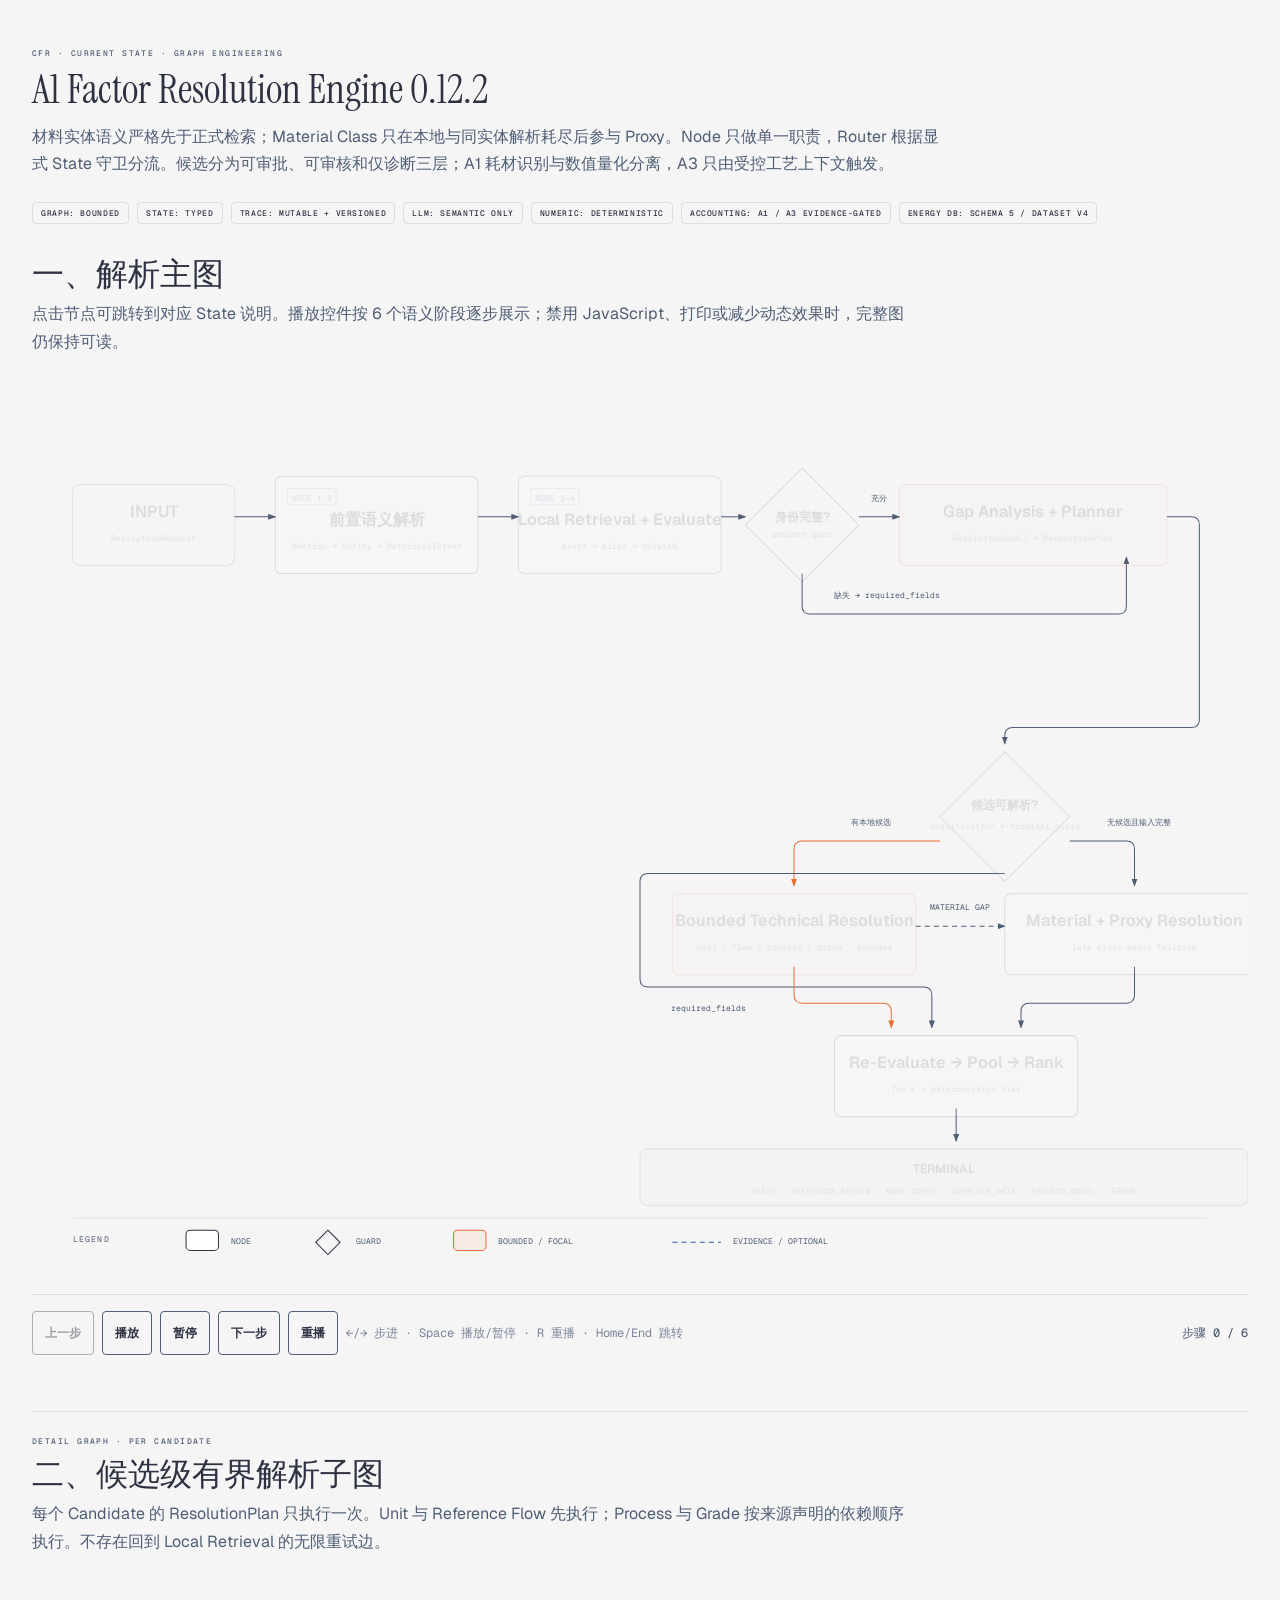
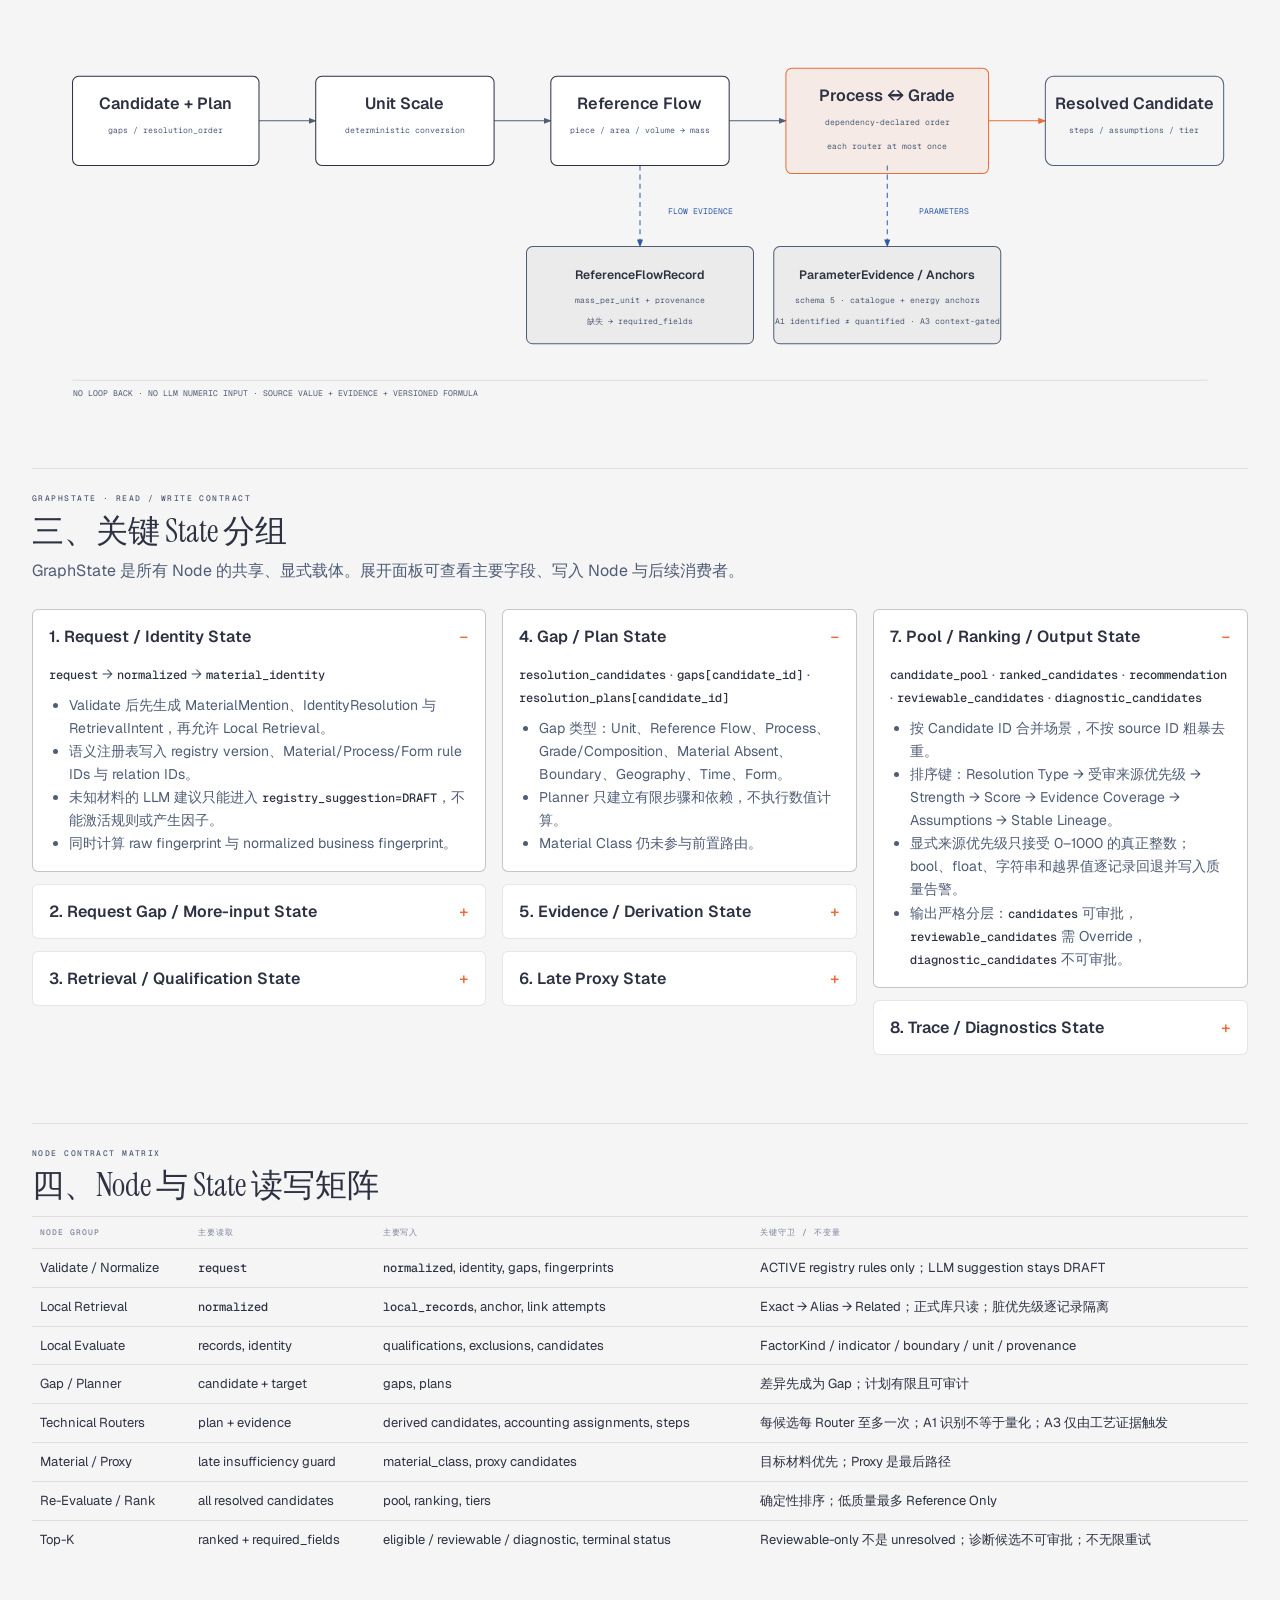
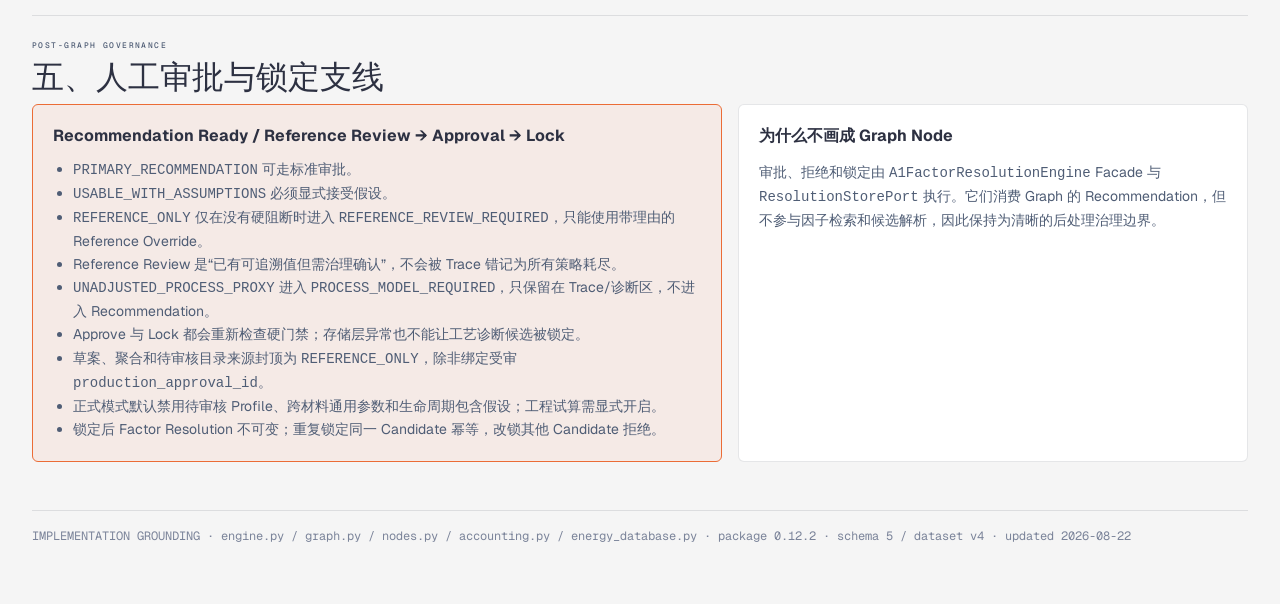
<file: docs/CFR_CURRENT_GRAPH_V0.12.2_ZH.html>
<!DOCTYPE html>
<html lang="zh-CN">
<head>
  <meta charset="UTF-8">
  <meta name="viewport" content="width=device-width, initial-scale=1.0">
  <title>CFR 0.12.2 当前系统 Graph Engineering</title>
  <link href="https://fonts.googleapis.com/css2?family=Instrument+Serif:ital@0;1&family=Geist:wght@400;500;600&family=Geist+Mono:wght@400;500;600&display=swap" rel="stylesheet">
  <style>
    *, *::before, *::after { box-sizing: border-box; }
    :root {
      --color-paper: #f5f5f5;
      --color-paper-2: #ececec;
      --color-ink: #2d3142;
      --color-muted: #4f5d75;
      --color-soft: #7a8399;
      --color-accent: #eb6c36;
      --color-accent-tint: rgba(235,108,54,.08);
      --color-link: #2e5aa8;
      --color-rule: rgba(45,49,66,.12);
      --font-sans: 'Geist', system-ui, sans-serif;
      --font-serif: 'Instrument Serif', 'Noto Serif SC', serif;
      --font-mono: 'Geist Mono', ui-monospace, monospace;
      --motion-fast: 160ms;
      --motion-step: 480ms;
      --motion-hold: 720ms;
      --motion-total: 4320ms;
      --motion-ease: cubic-bezier(.2,.8,.2,1);
    }
    html { scroll-behavior: smooth; }
    body {
      margin: 0;
      min-height: 100vh;
      padding: 48px 32px 64px;
      color: var(--color-ink);
      background: var(--color-paper);
      font-family: var(--font-sans);
    }
    main { width: min(100%, 1280px); margin: 0 auto; }
    .eyebrow {
      margin: 0 0 8px;
      color: var(--color-muted);
      font: 500 8px/1.4 var(--font-mono);
      letter-spacing: .18em;
      text-transform: uppercase;
    }
    h1 { margin: 0 0 12px; font: 400 40px/1.1 var(--font-serif); }
    .lede { max-width: 920px; margin: 0 0 24px; color: var(--color-muted); font-size: 16px; line-height: 1.7; }
    .meta { display: flex; flex-wrap: wrap; gap: 8px; margin: 0 0 32px; }
    .tag {
      padding: 4px 8px;
      border: 1px solid var(--color-rule);
      border-radius: 4px;
      font: 500 8px/1.5 var(--font-mono);
      letter-spacing: .08em;
    }
    .figure { overflow-x: auto; padding-bottom: 8px; }
    svg { display: block; width: 100%; min-width: 960px; }
    svg a { cursor: pointer; }
    svg a:focus-visible .node-shape,
    svg a:hover .node-shape { stroke: var(--color-accent); stroke-width: 2; }
    .section { margin-top: 56px; padding-top: 24px; border-top: 1px solid var(--color-rule); }
    h2 { margin: 0 0 8px; font: 400 32px/1.15 var(--font-serif); }
    .section-intro { max-width: 880px; margin: 0 0 24px; color: var(--color-muted); line-height: 1.7; }
    .motion-ready [data-motion-item] {
      opacity: .12;
      transform: translateY(8px);
      transform-box: fill-box;
      transform-origin: center;
      transition: opacity var(--motion-step) var(--motion-ease), transform var(--motion-step) var(--motion-ease);
    }
    .motion-ready [data-motion-item].is-visible,
    .motion-ready[data-frame="end"] [data-motion-item],
    .motion-ready[data-frame="static"] [data-motion-item] { opacity: 1; transform: none; }
    [data-motion-controls] {
      display: none;
      align-items: center;
      flex-wrap: wrap;
      gap: 8px;
      margin-top: 16px;
      padding-top: 16px;
      border-top: 1px solid var(--color-rule);
    }
    .motion-ready [data-motion-controls] { display: flex; }
    [data-motion-controls][hidden] { display: none !important; }
    [data-motion-controls] button {
      min-width: 44px;
      min-height: 44px;
      padding: 8px 12px;
      border: 1px solid var(--color-muted);
      border-radius: 4px;
      color: var(--color-ink);
      background: var(--color-paper);
      font: 600 12px/1 var(--font-sans);
      cursor: pointer;
    }
    [data-motion-controls] button:hover { border-color: var(--color-accent); }
    [data-motion-controls] button:focus-visible { outline: 3px solid var(--color-accent); outline-offset: 2px; }
    [data-motion-controls] button:disabled { cursor: not-allowed; opacity: .45; }
    [data-motion-status-visible] { margin-left: auto; color: var(--color-muted); font: 500 12px/1.4 var(--font-mono); }
    .keyboard-help { color: var(--color-soft); font: 400 12px/1.4 var(--font-mono); }
    .state-layout { display: grid; grid-template-columns: 1.15fr .9fr .95fr; gap: 16px; align-items: start; }
    details {
      background: #fff;
      border: 1px solid var(--color-rule);
      border-radius: 6px;
      margin-bottom: 12px;
    }
    details[open] { border-color: rgba(45,49,66,.28); }
    summary {
      padding: 16px;
      cursor: pointer;
      font-weight: 600;
      list-style: none;
    }
    summary::-webkit-details-marker { display: none; }
    summary::after { content: '+'; float: right; color: var(--color-accent); font: 500 16px var(--font-mono); }
    details[open] summary::after { content: '−'; }
    .detail-body { padding: 0 16px 16px; color: var(--color-muted); font-size: 14px; line-height: 1.65; }
    .detail-body ul { margin: 8px 0 0; padding-left: 20px; }
    .detail-body code { color: var(--color-ink); font: 500 12px var(--font-mono); }
    .state-table { width: 100%; border-collapse: collapse; margin-top: 12px; font-size: 13px; }
    .state-table th, .state-table td { padding: 10px 8px; text-align: left; vertical-align: top; border-top: 1px solid var(--color-rule); }
    .state-table th { color: var(--color-soft); font: 500 8px var(--font-mono); letter-spacing: .12em; text-transform: uppercase; }
    .state-table code { font: 500 12px var(--font-mono); }
    .governance { display: grid; grid-template-columns: 1.15fr .85fr; gap: 16px; }
    .card { padding: 20px; background: #fff; border: 1px solid var(--color-rule); border-radius: 6px; }
    .card h3 { margin: 0 0 12px; font-size: 16px; }
    .card p, .card li { color: var(--color-muted); font-size: 14px; line-height: 1.65; }
    .card ul { margin: 0; padding-left: 20px; }
    .accent-card { border-color: var(--color-accent); background: var(--color-accent-tint); }
    .sr-only { position: absolute; width: 1px; height: 1px; padding: 0; margin: -1px; overflow: hidden; clip: rect(0,0,0,0); white-space: nowrap; border: 0; }
    noscript p { margin: 12px 0 0; color: var(--color-muted); font: 500 12px/1.4 var(--font-mono); }
    footer { margin-top: 48px; padding-top: 16px; border-top: 1px solid var(--color-rule); color: var(--color-soft); font: 400 12px/1.6 var(--font-mono); }
    html[data-motion="static"] [data-motion-controls], html[data-motion="static"] [data-motion-decorative] { display: none !important; }
    html[data-motion="static"] [data-motion-item] { opacity: 1 !important; transform: none !important; animation: none !important; transition: none !important; }
    html[data-motion="step"] [data-motion-controls], html[data-motion="step"] [data-motion-decorative] { display: none !important; }
    html[data-motion="step"] [data-motion-item] { animation: none !important; transition: none !important; }
    @media (max-width: 880px) {
      body { padding: 32px 16px 48px; }
      h1 { font-size: 32px; }
      .state-layout, .governance { grid-template-columns: 1fr; }
    }
    @media (prefers-reduced-motion: reduce) {
      *, *::before, *::after { animation-duration: .001ms !important; animation-iteration-count: 1 !important; scroll-behavior: auto !important; transition-duration: .001ms !important; }
      [data-motion-item] { opacity: 1 !important; transform: none !important; }
      [data-motion-decorative] { display: none !important; }
      [data-motion-controls] { display: none !important; }
    }
    @media print {
      body { padding: 16px; }
      [data-motion-controls], [data-motion-decorative] { display: none !important; }
      [data-motion-item] { opacity: 1 !important; transform: none !important; animation: none !important; transition: none !important; }
      details { break-inside: avoid; }
      details > .detail-body { display: block !important; }
    }
  </style>
</head>
<body>
  <main data-motion-root data-motion-mode="step" data-step-count="6" data-step-current="6" data-frame="static" data-static-frame="complete">
    <header>
      <p class="eyebrow">CFR · CURRENT STATE · GRAPH ENGINEERING</p>
      <h1>A1 Factor Resolution Engine 0.12.2</h1>
      <p class="lede">材料实体语义严格先于正式检索；Material Class 只在本地与同实体解析耗尽后参与 Proxy。Node 只做单一职责，Router 根据显式 State 守卫分流。候选分为可审批、可审核和仅诊断三层；A1 耗材识别与数值量化分离，A3 只由受控工艺上下文触发。</p>
      <div class="meta">
        <span class="tag">GRAPH: BOUNDED</span>
        <span class="tag">STATE: TYPED</span>
        <span class="tag">TRACE: MUTABLE + VERSIONED</span>
        <span class="tag">LLM: SEMANTIC ONLY</span>
        <span class="tag">NUMERIC: DETERMINISTIC</span>
        <span class="tag">ACCOUNTING: A1 / A3 EVIDENCE-GATED</span>
        <span class="tag">ENERGY DB: SCHEMA 5 / DATASET V4</span>
      </div>
    </header>

    <section aria-labelledby="overview-heading">
      <h2 id="overview-heading">一、解析主图</h2>
      <p class="section-intro">点击节点可跳转到对应 State 说明。播放控件按 6 个语义阶段逐步展示；禁用 JavaScript、打印或减少动态效果时，完整图仍保持可读。</p>
      <div class="figure">
        <svg viewBox="0 0 1200 880" xmlns="http://www.w3.org/2000/svg" role="img" aria-labelledby="ofr-main-title ofr-main-desc">
          <title id="ofr-main-title">CFR 0.12.2 因子解析主图</title>
          <desc id="ofr-main-desc">从输入校验和语义注册表标准化开始，经正式本地检索、资格评估、Gap Analysis、候选级有限解析、必要时的晚期材料 Proxy，最终将候选分入可审批、可审核或诊断通道并进入明确终态。</desc>
          <defs>
            <marker id="ofr-main-arrow" markerWidth="8" markerHeight="6" refX="7" refY="3" orient="auto"><polygon points="0 0,8 3,0 6" fill="#4f5d75"/></marker>
            <marker id="ofr-main-arrow-accent" markerWidth="8" markerHeight="6" refX="7" refY="3" orient="auto"><polygon points="0 0,8 3,0 6" fill="#eb6c36"/></marker>
            <marker id="ofr-main-arrow-link" markerWidth="8" markerHeight="6" refX="7" refY="3" orient="auto"><polygon points="0 0,8 3,0 6" fill="#2e5aa8"/></marker>
          </defs>
          <rect width="1200" height="880" fill="#f5f5f5"/>

          <!-- Persistent connectors: drawn before nodes. -->
          <path d="M200 136 H240" fill="none" stroke="#4f5d75" marker-end="url(#ofr-main-arrow)"/>
          <path d="M440 136 H480" fill="none" stroke="#4f5d75" marker-end="url(#ofr-main-arrow)"/>
          <path d="M680 136 H704" fill="none" stroke="#4f5d75" marker-end="url(#ofr-main-arrow)"/>
          <path d="M816 136 H856" fill="none" stroke="#4f5d75" marker-end="url(#ofr-main-arrow)"/>
          <path d="M760 192 V224 Q760 232 768 232 H1072 Q1080 232 1080 224 V176" fill="none" stroke="#4f5d75" marker-end="url(#ofr-main-arrow)"/>
          <path d="M1120 136 H1144 Q1152 136 1152 144 V336 Q1152 344 1144 344 H968 Q960 344 960 352 V360" fill="none" stroke="#4f5d75" marker-end="url(#ofr-main-arrow)"/>
          <path d="M896 456 H760 Q752 456 752 464 V500" fill="none" stroke="#eb6c36" marker-end="url(#ofr-main-arrow-accent)"/>
          <path d="M1024 456 H1080 Q1088 456 1088 464 V500" fill="none" stroke="#4f5d75" marker-end="url(#ofr-main-arrow)"/>
          <path d="M960 488 H608 Q600 488 600 496 V592 Q600 600 608 600 H880 Q888 600 888 608 V640" fill="none" stroke="#4f5d75" marker-end="url(#ofr-main-arrow)"/>
          <path d="M872 540 H960" fill="none" stroke="#4f5d75" stroke-dasharray="5,4" marker-end="url(#ofr-main-arrow)"/>
          <path d="M752 580 V608 Q752 616 760 616 H840 Q848 616 848 624 V640" fill="none" stroke="#eb6c36" marker-end="url(#ofr-main-arrow-accent)"/>
          <path d="M1088 580 V608 Q1088 616 1080 616 H984 Q976 616 976 624 V640" fill="none" stroke="#4f5d75" marker-end="url(#ofr-main-arrow)"/>
          <path d="M912 720 V752" fill="none" stroke="#4f5d75" marker-end="url(#ofr-main-arrow)"/>

          <!-- Decision labels with opaque masks and visible connector gaps. -->
          <rect x="816" y="108" width="40" height="16" rx="2" fill="#f5f5f5"/>
          <text x="836" y="120" text-anchor="middle" fill="#4f5d75" font-family="Geist Mono,monospace" font-size="8">充分</text>
          <rect x="768" y="204" width="152" height="16" rx="2" fill="#f5f5f5"/>
          <text x="844" y="216" text-anchor="middle" fill="#4f5d75" font-family="Geist Mono,monospace" font-size="8">缺失 → required_fields</text>
          <rect x="780" y="428" width="96" height="16" rx="2" fill="#f5f5f5"/>
          <text x="828" y="440" text-anchor="middle" fill="#4f5d75" font-family="Geist Mono,monospace" font-size="8">有本地候选</text>
          <rect x="1036" y="428" width="112" height="16" rx="2" fill="#f5f5f5"/>
          <text x="1092" y="440" text-anchor="middle" fill="#4f5d75" font-family="Geist Mono,monospace" font-size="8">无候选且输入完整</text>
          <rect x="876" y="516" width="80" height="12" rx="2" fill="#f5f5f5"/>
          <text x="916" y="524" text-anchor="middle" fill="#4f5d75" font-family="Geist Mono,monospace" font-size="8">MATERIAL GAP</text>
          <rect x="608" y="612" width="120" height="16" rx="2" fill="#f5f5f5"/>
          <text x="668" y="624" text-anchor="middle" fill="#4f5d75" font-family="Geist Mono,monospace" font-size="8">required_fields</text>

          <g data-motion-item data-step="1" aria-label="步骤 1：接收结构化请求">
            <a href="#state-request" aria-label="查看 Input State">
              <rect class="node-shape" x="40" y="96" width="160" height="80" rx="8" fill="#f5f5f5" stroke="#4f5d75"/>
              <text x="120" y="128" text-anchor="middle" fill="#2d3142" font-family="Geist,sans-serif" font-size="16" font-weight="600">INPUT</text>
              <text x="120" y="152" text-anchor="middle" fill="#4f5d75" font-family="Geist Mono,monospace" font-size="8">ResolutionRequest</text>
            </a>
          </g>

          <g data-motion-item data-step="2" aria-label="步骤 2：校验并通过版本化语义注册表标准化">
            <a href="#state-normalize" aria-label="查看 Validate 与 Normalize State">
              <rect class="node-shape" x="240" y="88" width="200" height="96" rx="6" fill="#fff" stroke="#2d3142"/>
              <rect x="252" y="100" width="48" height="16" rx="2" fill="transparent" stroke="rgba(45,49,66,.4)"/>
              <text x="276" y="112" text-anchor="middle" fill="#4f5d75" font-family="Geist Mono,monospace" font-size="8">NODE 1–2</text>
              <text x="340" y="136" text-anchor="middle" fill="#2d3142" font-family="Geist,sans-serif" font-size="16" font-weight="600">前置语义解析</text>
              <text x="340" y="160" text-anchor="middle" fill="#4f5d75" font-family="Geist Mono,monospace" font-size="8">Mention → Entity → RetrievalIntent</text>
            </a>
          </g>

          <g data-motion-item data-step="3" aria-label="步骤 3：从正式目录检索并逐层资格评估">
            <a href="#state-local" aria-label="查看 Local Retrieval 与 Evaluate State">
              <rect class="node-shape" x="480" y="88" width="200" height="96" rx="6" fill="#fff" stroke="#2e5aa8"/>
              <rect x="492" y="100" width="48" height="16" rx="2" fill="transparent" stroke="rgba(46,90,168,.5)"/>
              <text x="516" y="112" text-anchor="middle" fill="#2e5aa8" font-family="Geist Mono,monospace" font-size="8">NODE 3–4</text>
              <text x="580" y="136" text-anchor="middle" fill="#2d3142" font-family="Geist,sans-serif" font-size="16" font-weight="600">Local Retrieval + Evaluate</text>
              <text x="580" y="160" text-anchor="middle" fill="#4f5d75" font-family="Geist Mono,monospace" font-size="8">exact → alias → related</text>
            </a>
          </g>

          <g data-motion-item data-step="4" aria-label="步骤 4：检查请求身份完整性">
            <a href="#state-identity" aria-label="查看身份守卫 State">
              <polygon class="node-shape" points="760,80 816,136 760,192 704,136" fill="#f5f5f5" stroke="#2d3142"/>
              <text x="760" y="132" text-anchor="middle" fill="#2d3142" font-family="Geist,sans-serif" font-size="12" font-weight="600">身份完整?</text>
              <text x="760" y="148" text-anchor="middle" fill="#4f5d75" font-family="Geist Mono,monospace" font-size="8">request_gaps</text>
            </a>
            <a href="#state-plan" aria-label="查看 Gap Analysis 与 Planner State">
              <rect class="node-shape" x="856" y="96" width="264" height="80" rx="6" fill="rgba(235,108,54,.08)" stroke="#eb6c36"/>
              <text x="988" y="128" text-anchor="middle" fill="#2d3142" font-family="Geist,sans-serif" font-size="16" font-weight="600">Gap Analysis + Planner</text>
              <text x="988" y="152" text-anchor="middle" fill="#4f5d75" font-family="Geist Mono,monospace" font-size="8">ResolutionGap[] → ResolutionPlan</text>
            </a>
          </g>

          <g data-motion-item data-step="5" aria-label="步骤 5：执行候选级有限解析，必要时进入晚期材料 Proxy">
            <a href="#state-resolution" aria-label="查看候选守卫">
              <polygon class="node-shape" points="960,360 1024,424 960,488 896,424" fill="#f5f5f5" stroke="#2d3142"/>
              <text x="960" y="416" text-anchor="middle" fill="#2d3142" font-family="Geist,sans-serif" font-size="12" font-weight="600">候选可解析?</text>
              <text x="960" y="436" text-anchor="middle" fill="#4f5d75" font-family="Geist Mono,monospace" font-size="8">qualification + terminal guard</text>
            </a>
            <a href="#candidate-detail" aria-label="查看候选级有界解析子图">
              <rect class="node-shape" x="632" y="500" width="240" height="80" rx="6" fill="rgba(235,108,54,.08)" stroke="#eb6c36"/>
              <text x="752" y="532" text-anchor="middle" fill="#2d3142" font-family="Geist,sans-serif" font-size="16" font-weight="600">Bounded Technical Resolution</text>
              <text x="752" y="556" text-anchor="middle" fill="#4f5d75" font-family="Geist Mono,monospace" font-size="8">unit / flow / process / grade · bounded</text>
            </a>
            <a href="#state-proxy" aria-label="查看 Material 与 Proxy State">
              <rect class="node-shape" x="960" y="500" width="256" height="80" rx="6" fill="#fff" stroke="#2d3142"/>
              <text x="1088" y="532" text-anchor="middle" fill="#2d3142" font-family="Geist,sans-serif" font-size="16" font-weight="600">Material + Proxy Resolution</text>
              <text x="1088" y="556" text-anchor="middle" fill="#4f5d75" font-family="Geist Mono,monospace" font-size="8">late class-aware fallback</text>
            </a>
          </g>

          <g data-motion-item data-step="6" aria-label="步骤 6：重新评估、汇总、稳定排序并返回 Top-K 或明确后续状态">
            <a href="#state-output" aria-label="查看 Re-Evaluate、Pool、Rank 与 Top-K State">
              <rect class="node-shape" x="792" y="640" width="240" height="80" rx="6" fill="#fff" stroke="#2d3142"/>
              <text x="912" y="672" text-anchor="middle" fill="#2d3142" font-family="Geist,sans-serif" font-size="16" font-weight="600">Re-Evaluate → Pool → Rank</text>
              <text x="912" y="696" text-anchor="middle" fill="#4f5d75" font-family="Geist Mono,monospace" font-size="8">Top-K + deterministic tier</text>
            </a>
            <rect x="600" y="752" width="600" height="56" rx="8" fill="rgba(45,49,66,.05)" stroke="#4f5d75"/>
            <text x="900" y="776" text-anchor="middle" fill="#2d3142" font-family="Geist,sans-serif" font-size="12" font-weight="600">TERMINAL</text>
            <text x="900" y="796" text-anchor="middle" fill="#4f5d75" font-family="Geist Mono,monospace" font-size="8">READY · REFERENCE_REVIEW · MORE_INPUT · SUPPLIER_DATA · PROCESS_MODEL · ERROR</text>
          </g>

          <line x1="40" y1="828" x2="1160" y2="828" stroke="rgba(45,49,66,.12)"/>
          <text x="40" y="852" fill="#4f5d75" font-family="Geist Mono,monospace" font-size="8" letter-spacing="1.2">LEGEND</text>
          <rect x="152" y="840" width="32" height="20" rx="4" fill="#fff" stroke="#2d3142"/>
          <text x="196" y="854" fill="#4f5d75" font-family="Geist Mono,monospace" font-size="8">NODE</text>
          <polygon points="292,840 304,852 292,864 280,852" fill="#f5f5f5" stroke="#2d3142"/>
          <text x="320" y="854" fill="#4f5d75" font-family="Geist Mono,monospace" font-size="8">GUARD</text>
          <rect x="416" y="840" width="32" height="20" rx="4" fill="rgba(235,108,54,.08)" stroke="#eb6c36"/>
          <text x="460" y="854" fill="#4f5d75" font-family="Geist Mono,monospace" font-size="8">BOUNDED / FOCAL</text>
          <line x1="632" y1="852" x2="680" y2="852" stroke="#2e5aa8" stroke-dasharray="5,4"/>
          <text x="692" y="854" fill="#4f5d75" font-family="Geist Mono,monospace" font-size="8">EVIDENCE / OPTIONAL</text>
        </svg>
      </div>
      <div data-motion-controls role="group" aria-label="图形播放控件">
        <button type="button" data-motion-action="prev">上一步</button>
        <button type="button" data-motion-action="play" aria-pressed="false">播放</button>
        <button type="button" data-motion-action="pause" aria-pressed="true">暂停</button>
        <button type="button" data-motion-action="next">下一步</button>
        <button type="button" data-motion-action="replay">重播</button>
        <span class="keyboard-help">←/→ 步进 · Space 播放/暂停 · R 重播 · Home/End 跳转</span>
        <span data-motion-status-visible aria-hidden="true">步骤 <span data-motion-step-label>6</span> / 6</span>
      </div>
      <p class="sr-only" data-motion-status role="status" aria-live="polite" aria-atomic="true"></p>
      <noscript><p>交互播放需要 JavaScript；上方已经显示完整静态图。</p></noscript>
    </section>

    <section class="section" id="candidate-detail" aria-labelledby="candidate-heading">
      <p class="eyebrow">DETAIL GRAPH · PER CANDIDATE</p>
      <h2 id="candidate-heading">二、候选级有界解析子图</h2>
      <p class="section-intro">每个 Candidate 的 ResolutionPlan 只执行一次。Unit 与 Reference Flow 先执行；Process 与 Grade 按来源声明的依赖顺序执行。不存在回到 Local Retrieval 的无限重试边。</p>
      <div class="figure">
        <svg viewBox="0 0 1200 420" xmlns="http://www.w3.org/2000/svg" role="img" aria-labelledby="ofr-candidate-title ofr-candidate-desc">
          <title id="ofr-candidate-title">CFR 候选级有限解析子图</title>
          <desc id="ofr-candidate-desc">候选与解析计划依次进入单位比例、参考流和依赖排序的过程及牌号解析，使用来源证据和确定性公式，最终输出带完整 lineage 的候选。</desc>
          <defs>
            <marker id="ofr-candidate-arrow" markerWidth="8" markerHeight="6" refX="7" refY="3" orient="auto"><polygon points="0 0,8 3,0 6" fill="#4f5d75"/></marker>
            <marker id="ofr-candidate-arrow-accent" markerWidth="8" markerHeight="6" refX="7" refY="3" orient="auto"><polygon points="0 0,8 3,0 6" fill="#eb6c36"/></marker>
            <marker id="ofr-candidate-arrow-link" markerWidth="8" markerHeight="6" refX="7" refY="3" orient="auto"><polygon points="0 0,8 3,0 6" fill="#2e5aa8"/></marker>
          </defs>
          <rect width="1200" height="420" fill="#f5f5f5"/>
          <path d="M224 140 H280" fill="none" stroke="#4f5d75" marker-end="url(#ofr-candidate-arrow)"/>
          <path d="M456 140 H512" fill="none" stroke="#4f5d75" marker-end="url(#ofr-candidate-arrow)"/>
          <path d="M688 140 H744" fill="none" stroke="#4f5d75" marker-end="url(#ofr-candidate-arrow)"/>
          <path d="M944 140 H1000" fill="none" stroke="#eb6c36" marker-end="url(#ofr-candidate-arrow-accent)"/>
          <path d="M600 184 V264" fill="none" stroke="#2e5aa8" stroke-dasharray="5,4" marker-end="url(#ofr-candidate-arrow-link)"/>
          <path d="M844 184 V264" fill="none" stroke="#2e5aa8" stroke-dasharray="5,4" marker-end="url(#ofr-candidate-arrow-link)"/>
          <rect x="616" y="220" width="88" height="16" rx="2" fill="#f5f5f5"/>
          <text x="660" y="232" text-anchor="middle" fill="#2e5aa8" font-family="Geist Mono,monospace" font-size="8">FLOW EVIDENCE</text>
          <rect x="856" y="220" width="88" height="16" rx="2" fill="#f5f5f5"/>
          <text x="900" y="232" text-anchor="middle" fill="#2e5aa8" font-family="Geist Mono,monospace" font-size="8">PARAMETERS</text>

          <g>
            <rect class="node-shape" x="40" y="96" width="184" height="88" rx="6" fill="#fff" stroke="#2d3142"/>
            <text x="132" y="128" text-anchor="middle" fill="#2d3142" font-family="Geist,sans-serif" font-size="16" font-weight="600">Candidate + Plan</text>
            <text x="132" y="152" text-anchor="middle" fill="#4f5d75" font-family="Geist Mono,monospace" font-size="8">gaps / resolution_order</text>
          </g>
          <g>
            <rect class="node-shape" x="280" y="96" width="176" height="88" rx="6" fill="#fff" stroke="#2d3142"/>
            <text x="368" y="128" text-anchor="middle" fill="#2d3142" font-family="Geist,sans-serif" font-size="16" font-weight="600">Unit Scale</text>
            <text x="368" y="152" text-anchor="middle" fill="#4f5d75" font-family="Geist Mono,monospace" font-size="8">deterministic conversion</text>
          </g>
          <g>
            <rect class="node-shape" x="512" y="96" width="176" height="88" rx="6" fill="#fff" stroke="#2d3142"/>
            <text x="600" y="128" text-anchor="middle" fill="#2d3142" font-family="Geist,sans-serif" font-size="16" font-weight="600">Reference Flow</text>
            <text x="600" y="152" text-anchor="middle" fill="#4f5d75" font-family="Geist Mono,monospace" font-size="8">piece / area / volume → mass</text>
          </g>
          <g>
            <rect class="node-shape" x="744" y="88" width="200" height="104" rx="6" fill="rgba(235,108,54,.08)" stroke="#eb6c36"/>
            <text x="844" y="120" text-anchor="middle" fill="#2d3142" font-family="Geist,sans-serif" font-size="16" font-weight="600">Process ↔ Grade</text>
            <text x="844" y="144" text-anchor="middle" fill="#4f5d75" font-family="Geist Mono,monospace" font-size="8">dependency-declared order</text>
            <text x="844" y="168" text-anchor="middle" fill="#4f5d75" font-family="Geist Mono,monospace" font-size="8">each router at most once</text>
          </g>
          <g>
            <rect class="node-shape" x="1000" y="96" width="176" height="88" rx="8" fill="#f5f5f5" stroke="#4f5d75"/>
            <text x="1088" y="128" text-anchor="middle" fill="#2d3142" font-family="Geist,sans-serif" font-size="16" font-weight="600">Resolved Candidate</text>
            <text x="1088" y="152" text-anchor="middle" fill="#4f5d75" font-family="Geist Mono,monospace" font-size="8">steps / assumptions / tier</text>
          </g>
          <g>
            <rect x="488" y="264" width="224" height="96" rx="6" fill="rgba(45,49,66,.05)" stroke="#4f5d75"/>
            <text x="600" y="296" text-anchor="middle" fill="#2d3142" font-family="Geist,sans-serif" font-size="12" font-weight="600">ReferenceFlowRecord</text>
            <text x="600" y="320" text-anchor="middle" fill="#4f5d75" font-family="Geist Mono,monospace" font-size="8">mass_per_unit + provenance</text>
            <text x="600" y="340" text-anchor="middle" fill="#4f5d75" font-family="Geist Mono,monospace" font-size="8">缺失 → required_fields</text>
          </g>
          <g>
            <rect x="732" y="264" width="224" height="96" rx="6" fill="rgba(45,49,66,.05)" stroke="#4f5d75"/>
            <text x="844" y="296" text-anchor="middle" fill="#2d3142" font-family="Geist,sans-serif" font-size="12" font-weight="600">ParameterEvidence / Anchors</text>
            <text x="844" y="320" text-anchor="middle" fill="#4f5d75" font-family="Geist Mono,monospace" font-size="8">schema 5 · catalogue + energy anchors</text>
            <text x="844" y="340" text-anchor="middle" fill="#4f5d75" font-family="Geist Mono,monospace" font-size="8">A1 identified ≠ quantified · A3 context-gated</text>
          </g>
          <line x1="40" y1="396" x2="1160" y2="396" stroke="rgba(45,49,66,.12)"/>
          <text x="40" y="412" fill="#4f5d75" font-family="Geist Mono,monospace" font-size="8">NO LOOP BACK · NO LLM NUMERIC INPUT · SOURCE VALUE + EVIDENCE + VERSIONED FORMULA</text>
        </svg>
      </div>
    </section>

    <section class="section" aria-labelledby="state-heading">
      <p class="eyebrow">GRAPHSTATE · READ / WRITE CONTRACT</p>
      <h2 id="state-heading">三、关键 State 分组</h2>
      <p class="section-intro">GraphState 是所有 Node 的共享、显式载体。展开面板可查看主要字段、写入 Node 与后续消费者。</p>
      <div class="state-layout">
        <div>
          <details id="state-request" open>
            <summary>1. Request / Identity State</summary>
            <div class="detail-body" id="state-normalize">
              <code>request</code> → <code>normalized</code> → <code>material_identity</code>
              <ul>
                <li>Validate 后先生成 MaterialMention、IdentityResolution 与 RetrievalIntent，再允许 Local Retrieval。</li>
                <li>语义注册表写入 registry version、Material/Process/Form rule IDs 与 relation IDs。</li>
                <li>未知材料的 LLM 建议只能进入 <code>registry_suggestion=DRAFT</code>，不能激活规则或产生因子。</li>
                <li>同时计算 raw fingerprint 与 normalized business fingerprint。</li>
              </ul>
            </div>
          </details>
          <details id="state-identity">
            <summary>2. Request Gap / More-input State</summary>
            <div class="detail-body">
              <code>request_gaps</code> · <code>required_fields</code> · <code>provisional_options</code> · <code>request_resolution_plan</code>
              <ul>
                <li>宽泛产品族不能静默选择某个子类型。</li>
                <li>存在必填身份缺口时清空可决策候选，但保留 recall 与 qualification 证据。</li>
                <li>最终由 Top-K 统一返回 <code>MORE_INPUT_NEEDED</code>。</li>
              </ul>
            </div>
          </details>
          <details id="state-local">
            <summary>3. Retrieval / Qualification State</summary>
            <div class="detail-body">
              <code>local_records</code> · <code>link_attempts</code> · <code>recall_observations</code> · <code>qualifications</code> · <code>excluded_candidates</code>
              <ul>
                <li>检索顺序：Exact → registered Alias → identity-aware Related。</li>
                <li>Direct、Proxy、Grade Anchor 共用 Qualification Policy。</li>
                <li>排放限值、错误指标、边界或产品限定不能进入正常 A1 Candidate Pool。</li>
                <li>Trace 同时锚定正式数据库 catalog version 与 SHA-256。</li>
              </ul>
            </div>
          </details>
        </div>
        <div>
          <details id="state-plan" open>
            <summary>4. Gap / Plan State</summary>
            <div class="detail-body">
              <code>resolution_candidates</code> · <code>gaps[candidate_id]</code> · <code>resolution_plans[candidate_id]</code>
              <ul>
                <li>Gap 类型：Unit、Reference Flow、Process、Grade/Composition、Material Absent、Boundary、Geography、Time、Form。</li>
                <li>Planner 只建立有限步骤和依赖，不执行数值计算。</li>
                <li>Material Class 仍未参与前置路由。</li>
              </ul>
            </div>
          </details>
          <details id="state-resolution">
            <summary>5. Evidence / Derivation State</summary>
            <div class="detail-body">
              <code>reference_flow_records</code> · <code>parameter_evidence</code> · <code>accounting_assignments</code> · <code>transformation_steps</code> · <code>derived_candidates</code>
              <ul>
                <li>每个数值变换保留 formula ID、输入、输出、source IDs 和 parameter IDs。</li>
                <li>过程计算验证共同上游非负、能源份额闭合、includes_process 与参数作用域。</li>
                <li>附加过程排放必须参考侧和目标侧同时有记录，数字 0 是证据，记录缺失不是零。</li>
                <li>成品、购入耗材 A1 与现场直接排放 A3 是三个独立 subject；电极可为 <code>IDENTIFIED_NOT_QUANTIFIED</code>，并列出缺失用量和上游因子。</li>
                <li>“氧化铝”等化学实体名不会触发 A3；只有显式 <code>use_context</code> 或受控目标工艺证据可触发现场氧化/燃烧/反应。</li>
                <li>派生因子改变时按规范化数量重算总排放；锁定前再次校验一致性。</li>
                <li>牌号只接受同 series 且资格完整的锚点；禁止按纯度比例缩放整个因子。</li>
              </ul>
            </div>
          </details>
          <details id="state-proxy">
            <summary>6. Late Proxy State</summary>
            <div class="detail-body">
              <code>material_class</code> · <code>proxy_records</code> · <code>proxy_candidates</code>
              <ul>
                <li>守卫：无可解析本地候选，或候选仍有 <code>MATERIAL_ABSENT</code>。</li>
                <li>Material Class 仅指导最后的技术代理，不抢占目标材料本身的检索。</li>
                <li>Proxy 也必须资格评估，并只允许一次候选级有限解析。</li>
              </ul>
            </div>
          </details>
        </div>
        <div>
          <details id="state-output" open>
            <summary>7. Pool / Ranking / Output State</summary>
            <div class="detail-body">
              <code>candidate_pool</code> · <code>ranked_candidates</code> · <code>recommendation</code> · <code>reviewable_candidates</code> · <code>diagnostic_candidates</code>
              <ul>
                <li>按 Candidate ID 合并场景，不按 source ID 粗暴去重。</li>
                <li>排序键：Resolution Type → 受审来源优先级 → Strength → Score → Evidence Coverage → Assumptions → Stable Lineage。</li>
                <li>显式来源优先级只接受 0–1000 的真正整数；bool、float、字符串和越界值逐记录回退并写入质量告警。</li>
                <li>输出严格分层：<code>candidates</code> 可审批，<code>reviewable_candidates</code> 需 Override，<code>diagnostic_candidates</code> 不可审批。</li>
              </ul>
            </div>
          </details>
          <details>
            <summary>8. Trace / Diagnostics State</summary>
            <div class="detail-body">
              <code>events</code> · <code>trace</code> · <code>assumptions</code> · <code>warnings</code> · <code>errors</code>
              <ul>
                <li>每个 Node 通过 <code>state.event()</code> 追加 AuditEvent 和 TraceEntry。</li>
                <li>Trace 可更新，不是不可变快照；锁定的候选结果保持不可变。</li>
                <li>只有可审核候选时进入 <code>REFERENCE_REVIEW_REQUIRED</code>，不会追加虚假的 <code>UNRESOLVED</code> LinkAttempt。</li>
                <li>可解释数据库更新前后的召回、排除和排名变化。</li>
              </ul>
            </div>
          </details>
        </div>
      </div>
    </section>

    <section class="section" aria-labelledby="matrix-heading">
      <p class="eyebrow">NODE CONTRACT MATRIX</p>
      <h2 id="matrix-heading">四、Node 与 State 读写矩阵</h2>
      <table class="state-table">
        <thead><tr><th>NODE GROUP</th><th>主要读取</th><th>主要写入</th><th>关键守卫 / 不变量</th></tr></thead>
        <tbody>
          <tr><td>Validate / Normalize</td><td><code>request</code></td><td><code>normalized</code>, identity, gaps, fingerprints</td><td>ACTIVE registry rules only；LLM suggestion stays DRAFT</td></tr>
          <tr><td>Local Retrieval</td><td><code>normalized</code></td><td><code>local_records</code>, anchor, link attempts</td><td>Exact → Alias → Related；正式库只读；脏优先级逐记录隔离</td></tr>
          <tr><td>Local Evaluate</td><td>records, identity</td><td>qualifications, exclusions, candidates</td><td>FactorKind / indicator / boundary / unit / provenance</td></tr>
          <tr><td>Gap / Planner</td><td>candidate + target</td><td>gaps, plans</td><td>差异先成为 Gap；计划有限且可审计</td></tr>
          <tr><td>Technical Routers</td><td>plan + evidence</td><td>derived candidates, accounting assignments, steps</td><td>每候选每 Router 至多一次；A1 识别不等于量化；A3 仅由工艺证据触发</td></tr>
          <tr><td>Material / Proxy</td><td>late insufficiency guard</td><td>material_class, proxy candidates</td><td>目标材料优先；Proxy 是最后路径</td></tr>
          <tr><td>Re-Evaluate / Rank</td><td>all resolved candidates</td><td>pool, ranking, tiers</td><td>确定性排序；低质量最多 Reference Only</td></tr>
          <tr><td>Top-K</td><td>ranked + required_fields</td><td>eligible / reviewable / diagnostic, terminal status</td><td>Reviewable-only 不是 unresolved；诊断候选不可审批；不无限重试</td></tr>
        </tbody>
      </table>
    </section>

    <section class="section" aria-labelledby="governance-heading">
      <p class="eyebrow">POST-GRAPH GOVERNANCE</p>
      <h2 id="governance-heading">五、人工审批与锁定支线</h2>
      <div class="governance">
        <div class="card accent-card">
          <h3>Recommendation Ready / Reference Review → Approval → Lock</h3>
          <ul>
            <li><code>PRIMARY_RECOMMENDATION</code> 可走标准审批。</li>
            <li><code>USABLE_WITH_ASSUMPTIONS</code> 必须显式接受假设。</li>
            <li><code>REFERENCE_ONLY</code> 仅在没有硬阻断时进入 <code>REFERENCE_REVIEW_REQUIRED</code>，只能使用带理由的 Reference Override。</li>
            <li>Reference Review 是“已有可追溯值但需治理确认”，不会被 Trace 错记为所有策略耗尽。</li>
            <li><code>UNADJUSTED_PROCESS_PROXY</code> 进入 <code>PROCESS_MODEL_REQUIRED</code>，只保留在 Trace/诊断区，不进入 Recommendation。</li>
            <li>Approve 与 Lock 都会重新检查硬门禁；存储层异常也不能让工艺诊断候选被锁定。</li>
            <li>草案、聚合和待审核目录来源封顶为 <code>REFERENCE_ONLY</code>，除非绑定受审 <code>production_approval_id</code>。</li>
            <li>正式模式默认禁用待审核 Profile、跨材料通用参数和生命周期包含假设；工程试算需显式开启。</li>
            <li>锁定后 Factor Resolution 不可变；重复锁定同一 Candidate 幂等，改锁其他 Candidate 拒绝。</li>
          </ul>
        </div>
        <div class="card">
          <h3>为什么不画成 Graph Node</h3>
          <p>审批、拒绝和锁定由 <code>A1FactorResolutionEngine</code> Facade 与 <code>ResolutionStorePort</code> 执行。它们消费 Graph 的 Recommendation，但不参与因子检索和候选解析，因此保持为清晰的后处理治理边界。</p>
        </div>
      </div>
    </section>

    <footer>IMPLEMENTATION GROUNDING · engine.py / graph.py / nodes.py / accounting.py / energy_database.py · package 0.12.2 · schema 5 / dataset v4 · updated 2026-08-22</footer>
  </main>

  <script data-diagram-controls>
    (() => {
      const params = new URLSearchParams(location.search);
      const staticOverride = params.get('motion') === 'static' || document.documentElement.dataset.motion === 'static';
      const requestedStep = params.get('step');
      const reduce = matchMedia('(prefers-reduced-motion: reduce)');
      document.fonts.ready.then(() => { document.documentElement.dataset.fontsReady = 'true'; });

      document.querySelectorAll('[data-motion-root]').forEach((root) => {
        const count = Number(root.dataset.stepCount);
        const hold = parseFloat(getComputedStyle(root).getPropertyValue('--motion-hold')) || 720;
        const parsedStep = requestedStep !== null && /^\d+$/.test(requestedStep) ? Number(requestedStep) : null;
        const exactStep = params.get('motion') === 'step' && Number.isSafeInteger(parsedStep) && parsedStep >= 0 && parsedStep <= count ? parsedStep : null;
        const items = [...root.querySelectorAll('[data-motion-item]')];
        const labels = Array.from({ length: count + 1 }, (_, index) => index === 0
          ? 'Ready'
          : items.filter((item) => !item.hasAttribute('data-motion-decorative') && Number(item.dataset.step) === index)
              .map((item) => item.getAttribute('aria-label')).join('; '));
        const controls = root.querySelector('[data-motion-controls]');
        const status = root.querySelector('[data-motion-status]');
        const visibleStep = root.querySelector('[data-motion-step-label]');
        let step = count;
        let timer = 0;
        let playing = false;
        let stepBeforeReduce = 0;
        let resumeAfterReduce = root.dataset.motionMode === 'reveal';

        const buttons = (action) => controls.querySelector(`[data-motion-action="${action}"]`);
        const clearClock = () => { window.clearTimeout(timer); timer = 0; };
        const announce = () => { status.textContent = `Step ${step} of ${count}: ${labels[step] || 'Complete'}`; };
        const setControlsAvailable = (available) => {
          controls.hidden = !available;
          controls.setAttribute('aria-hidden', String(!available));
          controls.dataset.playbackDisabled = String(!available);
          controls.querySelectorAll('button').forEach((control) => { control.disabled = !available; });
        };

        function render(next, userInitiated = false) {
          step = Math.max(0, Math.min(count, next));
          root.dataset.stepCurrent = String(step);
          root.dataset.frame = step === count ? 'end' : step === 0 ? 'start' : 'step';
          items.forEach((item) => {
            const itemStep = Number(item.dataset.step);
            item.classList.toggle('is-visible', itemStep <= step);
            item.classList.toggle('is-current', itemStep === step);
          });
          if (visibleStep) visibleStep.textContent = String(step);
          const unavailable = controls.dataset.playbackDisabled === 'true';
          buttons('prev').disabled = unavailable || step === 0;
          buttons('next').disabled = unavailable || step === count;
          if (userInitiated) announce();
        }

        function pause(userInitiated = false) {
          clearClock();
          playing = false;
          root.classList.remove('is-playing');
          buttons('play').setAttribute('aria-pressed', 'false');
          buttons('pause').setAttribute('aria-pressed', 'true');
          if (userInitiated) status.textContent = `Paused at step ${step} of ${count}`;
        }

        function finish() {
          pause(false);
          root.dataset.frame = 'end';
          status.textContent = `Complete · step ${count} of ${count}`;
        }

        function tick() {
          if (!playing) return;
          if (step >= count) { finish(); return; }
          render(step + 1, false);
          if (step >= count) { finish(); return; }
          timer = window.setTimeout(tick, hold);
        }

        function play(fromStart = false, userInitiated = false) {
          clearClock();
          if (fromStart || step >= count) render(0, userInitiated);
          playing = true;
          root.classList.add('is-playing');
          buttons('play').setAttribute('aria-pressed', 'true');
          buttons('pause').setAttribute('aria-pressed', 'false');
          timer = window.setTimeout(tick, hold);
        }

        controls.addEventListener('click', (event) => {
          const button = event.target.closest('[data-motion-action]');
          if (!button) return;
          const action = button.dataset.motionAction;
          if (action === 'play') play(false, true);
          if (action === 'pause') pause(true);
          if (action === 'replay') play(true, true);
          if (action === 'prev') { pause(false); render(step - 1, true); }
          if (action === 'next') { pause(false); render(step + 1, true); }
        });

        root.addEventListener('keydown', (event) => {
          if (event.target.matches('input, textarea, select, a[href]')) return;
          const keys = { ArrowLeft: step - 1, ArrowRight: step + 1, Home: 0, End: count };
          if (event.code === 'Space' && !event.target.closest('button')) {
            event.preventDefault();
            playing ? pause(true) : play(false, true);
            return;
          }
          if (!event.ctrlKey && !event.metaKey && !event.altKey && event.key.toLowerCase() === 'r') {
            event.preventDefault();
            play(true, true);
            return;
          }
          if (!(event.key in keys)) return;
          event.preventDefault();
          pause(false);
          render(keys[event.key], true);
        });

        document.addEventListener('visibilitychange', () => {
          if (document.visibilityState === 'hidden' && playing) pause(false);
        });
        reduce.addEventListener('change', (event) => {
          if (event.matches && root.dataset.motionState !== 'reduced') {
            stepBeforeReduce = step;
            resumeAfterReduce = playing;
          }
          pause(false);
          if (event.matches) {
            setControlsAvailable(false);
            render(count, false);
            root.dataset.frame = 'static';
            root.dataset.motionState = 'reduced';
            status.textContent = 'Reduced motion · complete static frame · playback controls unavailable';
          } else if (staticOverride || root.dataset.motionMode === 'none') {
            setControlsAvailable(false);
            render(count, false);
            root.dataset.frame = 'static';
            root.dataset.motionState = 'static';
            status.textContent = 'Static frame · complete diagram · playback controls unavailable';
          } else {
            delete root.dataset.motionState;
            if (exactStep !== null) {
              setControlsAvailable(false);
              render(exactStep, false);
              root.dataset.frame = 'step';
              root.dataset.motionState = 'test';
              status.textContent = `Test frame · step ${step} of ${count} · playback controls unavailable`;
            } else {
              setControlsAvailable(true);
              render(stepBeforeReduce, false);
              status.textContent = `Ready · step ${step} of ${count}`;
              if (resumeAfterReduce && root.dataset.motionMode === 'reveal') {
                play(false, false);
              }
            }
            resumeAfterReduce = false;
          }
        });

        if (staticOverride) {
          document.documentElement.dataset.motion = 'static';
          pause(false);
          setControlsAvailable(false);
          render(count, false);
          root.dataset.frame = 'static';
          root.dataset.motionState = 'static';
          status.textContent = 'Static frame · complete diagram · playback controls unavailable';
        } else if (reduce.matches || root.dataset.motionMode === 'none') {
          pause(false);
          setControlsAvailable(false);
          render(count, false);
          root.dataset.frame = 'static';
          root.dataset.motionState = reduce.matches ? 'reduced' : 'static';
          status.textContent = reduce.matches
            ? 'Reduced motion · complete static frame · playback controls unavailable'
            : 'Static frame · complete diagram · playback controls unavailable';
        } else if (exactStep !== null) {
          document.documentElement.dataset.motion = 'step';
          pause(false);
          setControlsAvailable(false);
          render(exactStep, false);
          root.dataset.frame = 'step';
          root.dataset.motionState = 'test';
          status.textContent = `Test frame · step ${step} of ${count} · playback controls unavailable`;
        } else if (root.dataset.motionMode === 'reveal') {
          setControlsAvailable(true);
          render(0, false);
          play(false, false);
        } else {
          pause(false);
          setControlsAvailable(true);
          render(0, false);
          status.textContent = `Ready · step 0 of ${count}`;
        }
        root.classList.add('motion-ready');
      });
    })();
  </script>
</body>
</html>
</file>
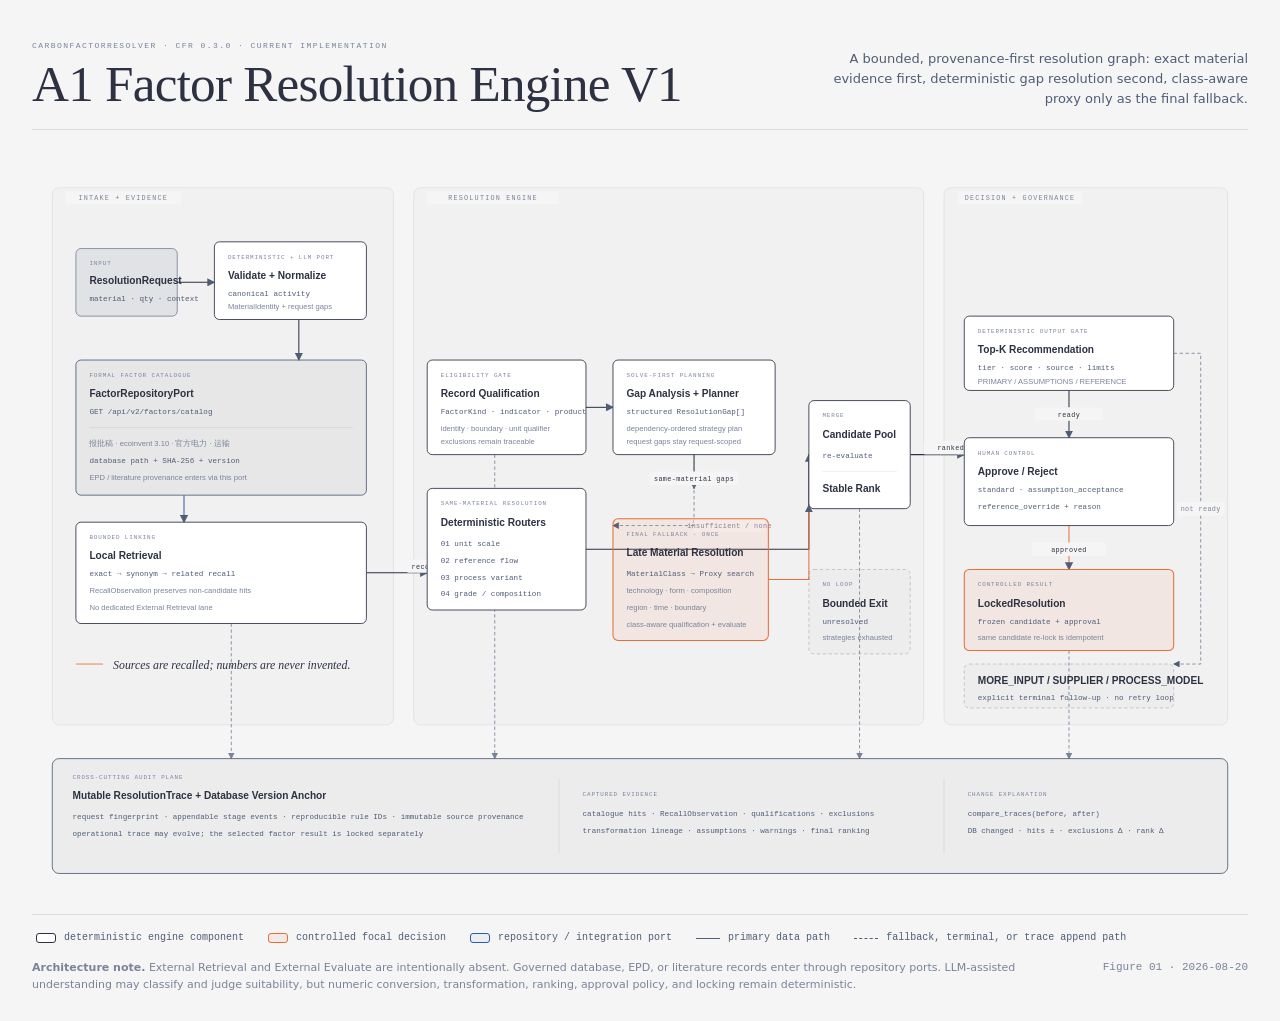
<file: docs/CFR_FACTOR_RESOLUTION_ARCHITECTURE.html>
<!doctype html>
<html lang="zh-CN">
<head>
  <meta charset="utf-8" />
  <meta name="viewport" content="width=device-width, initial-scale=1" />
  <title>A1 Factor Resolution Engine V1 — Architecture</title>
  <style>
    :root {
      --paper: #f5f5f5;
      --paper-2: #ececec;
      --ink: #2d3142;
      --muted: #4f5d75;
      --soft: #7a8399;
      --rule: rgba(45,49,66,.12);
      --rule-solid: #bfc0c0;
      --accent: #eb6c36;
      --accent-tint: rgba(235,108,54,.08);
      --link: #2e5aa8;
    }

    * { box-sizing: border-box; }
    html, body { margin: 0; min-height: 100%; background: var(--paper); color: var(--ink); }
    body { font-family: "Geist", system-ui, sans-serif; }
    main { width: min(100%, 1520px); margin: 0 auto; padding: 40px 32px 28px; }

    .masthead {
      display: grid;
      grid-template-columns: minmax(0, 1fr) auto;
      gap: 32px;
      align-items: end;
      border-bottom: 1px solid var(--rule);
      padding-bottom: 20px;
      margin-bottom: 24px;
    }
    .eyebrow {
      margin: 0 0 8px;
      font: 500 8px/1.4 "Geist Mono", monospace;
      letter-spacing: .18em;
      text-transform: uppercase;
      color: var(--soft);
    }
    h1 {
      margin: 0;
      font: 400 clamp(30px, 4vw, 52px)/.98 "Instrument Serif", serif;
      letter-spacing: -.015em;
    }
    .dek {
      max-width: 440px;
      margin: 0;
      font-size: 13px;
      line-height: 1.55;
      color: var(--muted);
      text-align: right;
    }

    .figure-shell { width: 100%; overflow-x: auto; }
    svg { display: block; width: 100%; min-width: 1120px; height: auto; }

    .zone { fill: rgba(45,49,66,.02); stroke: var(--rule); stroke-width: .8; }
    .zone-mask { fill: var(--paper); }
    .zone-label { fill: var(--soft); font: 500 8px "Geist Mono", monospace; letter-spacing: .18em; }
    .zone-note { fill: var(--soft); font: 400 9px "Geist Mono", monospace; }

    .node rect { fill: #fff; stroke: var(--ink); stroke-width: 1; rx: 6; }
    .node.input rect { fill: rgba(79,93,117,.10); stroke: var(--soft); }
    .node.store rect { fill: rgba(45,49,66,.05); stroke: var(--muted); }
    .node.external rect { fill: rgba(45,49,66,.03); stroke: rgba(45,49,66,.30); }
    .node.optional rect { fill: rgba(45,49,66,.02); stroke: rgba(45,49,66,.25); stroke-dasharray: 4 3; }
    .node.focal rect { fill: var(--accent-tint); stroke: var(--accent); stroke-width: 1.2; }
    .node-name { fill: var(--ink); font: 600 12px "Geist", sans-serif; }
    .node-sub { fill: var(--muted); font: 400 9px "Geist Mono", monospace; }
    .node-note { fill: var(--soft); font: 400 9px "Geist", sans-serif; }
    .node-tag { fill: var(--soft); font: 500 7px "Geist Mono", monospace; letter-spacing: .15em; }
    .node-divider { stroke: var(--rule); stroke-width: .8; }
    .status-text { fill: var(--ink); font: 500 9px "Geist Mono", monospace; }
    .status-muted { fill: var(--soft); font: 400 8px "Geist Mono", monospace; }

    .flow { fill: none; stroke: var(--muted); stroke-width: 1.2; marker-end: url(#ofr-arrow); }
    .flow.primary { stroke: var(--ink); }
    .flow.external { stroke: var(--link); }
    .flow.optional { stroke: var(--soft); stroke-width: 1; stroke-dasharray: 4 3; }
    .flow.accent { stroke: var(--accent); }
    .trace-flow { fill: none; stroke: var(--soft); stroke-width: 1; stroke-dasharray: 4 3; marker-end: url(#ofr-arrow-soft); }
    .arrow-mask { fill: var(--paper); }
    .arrow-label { fill: var(--soft); font: 400 8px "Geist Mono", monospace; letter-spacing: .06em; }
    .arrow-label-strong { fill: var(--ink); font: 500 8px "Geist Mono", monospace; letter-spacing: .06em; }

    .trace-plane { fill: rgba(45,49,66,.045); stroke: var(--muted); stroke-width: 1; rx: 8; }
    .trace-title { fill: var(--ink); font: 600 12px "Geist", sans-serif; }
    .trace-label { fill: var(--soft); font: 500 7px "Geist Mono", monospace; letter-spacing: .15em; }
    .trace-copy { fill: var(--muted); font: 400 9px "Geist Mono", monospace; }
    .trace-rule { stroke: var(--rule); stroke-width: .8; }

    .annotation-line { stroke: var(--accent); stroke-width: 1; }
    .annotation-copy { fill: var(--ink); font: italic 400 14px "Instrument Serif", serif; }

    .legend {
      display: flex;
      flex-wrap: wrap;
      gap: 12px 24px;
      align-items: center;
      padding: 16px 4px 0;
      border-top: 1px solid var(--rule);
      color: var(--muted);
      font: 400 10px/1.4 "Geist Mono", monospace;
    }
    .legend-item { display: inline-flex; align-items: center; gap: 8px; }
    .swatch { width: 20px; height: 10px; border: 1px solid var(--ink); border-radius: 3px; background: #fff; }
    .swatch.focal { border-color: var(--accent); background: var(--accent-tint); }
    .swatch.port { border-color: var(--link); background: rgba(46,90,168,.05); }
    .line-key { width: 24px; height: 0; border-top: 1px solid var(--muted); }
    .line-key.dashed { border-top-style: dashed; }
    .caption {
      display: grid;
      grid-template-columns: 1fr auto;
      gap: 24px;
      margin-top: 14px;
      color: var(--soft);
      font-size: 11px;
      line-height: 1.55;
    }
    .caption p { margin: 0; }
    .caption .version { font-family: "Geist Mono", monospace; white-space: nowrap; }
    @media (max-width: 760px) {
      main { padding: 24px 16px; }
      .masthead { grid-template-columns: 1fr; }
      .dek { text-align: left; }
      .caption { grid-template-columns: 1fr; }
    }
  </style>
</head>
<body>
  <main>
    <header class="masthead">
      <div>
        <p class="eyebrow">CarbonFactorResolver · CFR 0.3.0 · Current implementation</p>
        <h1>A1 Factor Resolution Engine V1</h1>
      </div>
      <p class="dek">A bounded, provenance-first resolution graph: exact material evidence first, deterministic gap resolution second, class-aware proxy only as the final fallback.</p>
    </header>

    <section class="figure-shell" aria-label="A1 factor resolution architecture diagram">
      <svg viewBox="0 0 1440 900" role="img" aria-labelledby="ofr-title ofr-desc">
        <title id="ofr-title">A1 Factor Resolution Engine V1 architecture</title>
        <desc id="ofr-desc">A zoned architecture diagram showing request validation, normalization, formal factor catalogue retrieval, record qualification, deterministic same-material resolution, late class-aware proxy fallback, candidate ranking, Top-K recommendation, human approval, immutable result locking, and a mutable trace plane anchored to the factor database version.</desc>
        <defs>
          <marker id="ofr-arrow" markerWidth="8" markerHeight="8" refX="7" refY="4" orient="auto" markerUnits="strokeWidth">
            <path d="M0,0 L8,4 L0,8 Z" fill="#4f5d75" />
          </marker>
          <marker id="ofr-arrow-soft" markerWidth="8" markerHeight="8" refX="7" refY="4" orient="auto" markerUnits="strokeWidth">
            <path d="M0,0 L8,4 L0,8 Z" fill="#7a8399" />
          </marker>
        </defs>

        <!-- Background zones -->
        <rect class="zone" x="24" y="40" width="404" height="636" rx="8" />
        <rect class="zone-mask" x="40" y="44" width="136" height="16" rx="2" />
        <text class="zone-label" x="108" y="55" text-anchor="middle">INTAKE + EVIDENCE</text>

        <rect class="zone" x="452" y="40" width="604" height="636" rx="8" />
        <rect class="zone-mask" x="468" y="44" width="156" height="16" rx="2" />
        <text class="zone-label" x="546" y="55" text-anchor="middle">RESOLUTION ENGINE</text>

        <rect class="zone" x="1080" y="40" width="336" height="636" rx="8" />
        <rect class="zone-mask" x="1096" y="44" width="148" height="16" rx="2" />
        <text class="zone-label" x="1170" y="55" text-anchor="middle">DECISION + GOVERNANCE</text>

        <!-- Connectors: rendered before nodes -->
        <path class="flow primary" d="M172,152 H216" />
        <path class="flow primary" d="M316,196 V244" />
        <path class="flow external" d="M180,404 V436" />
        <path class="flow primary" d="M396,496 H468" />
        <path class="flow primary" d="M656,300 H688" />
        <path class="flow primary" d="M784,356 V396" />
        <path class="flow primary" d="M656,468 H920 V356" />
        <path class="flow optional" d="M784,356 V440 H688" />
        <path class="flow accent" d="M872,504 H920 V416" />
        <path class="flow primary" d="M1040,356 H1104" />
        <path class="flow primary" d="M1228,280 V336" />
        <path class="flow accent" d="M1228,440 V492" />
        <path class="flow optional" d="M1352,236 H1384 V604 H1352" />

        <!-- Trace append paths -->
        <path class="trace-flow" d="M236,556 V716" />
        <path class="trace-flow" d="M548,356 V716" />
        <path class="trace-flow" d="M980,420 V716" />
        <path class="trace-flow" d="M1228,588 V716" />

        <!-- Arrow labels with paper masks -->
        <g>
          <rect class="arrow-mask" x="444" y="480" width="48" height="16" rx="2" />
          <text class="arrow-label-strong" x="468" y="491" text-anchor="middle">records</text>
        </g>
        <g>
          <rect class="arrow-mask" x="732" y="376" width="104" height="16" rx="2" />
          <text class="arrow-label-strong" x="784" y="387" text-anchor="middle">same-material gaps</text>
        </g>
        <g>
          <rect class="arrow-mask" x="784" y="432" width="84" height="16" rx="2" />
          <text class="arrow-label" x="826" y="443" text-anchor="middle">insufficient / none</text>
        </g>
        <g>
          <rect class="arrow-mask" x="1056" y="340" width="64" height="16" rx="2" />
          <text class="arrow-label-strong" x="1088" y="351" text-anchor="middle">ranked</text>
        </g>
        <g>
          <rect class="arrow-mask" x="1188" y="300" width="80" height="16" rx="2" />
          <text class="arrow-label-strong" x="1228" y="311" text-anchor="middle">ready</text>
        </g>
        <g>
          <rect class="arrow-mask" x="1184" y="460" width="88" height="16" rx="2" />
          <text class="arrow-label-strong" x="1228" y="471" text-anchor="middle">approved</text>
        </g>
        <g>
          <rect class="arrow-mask" x="1356" y="412" width="56" height="16" rx="2" />
          <text class="arrow-label" x="1384" y="423" text-anchor="middle">not ready</text>
        </g>

        <!-- Intake + evidence nodes -->
        <g class="node input">
          <rect x="52" y="112" width="120" height="80" />
          <text class="node-tag" x="68" y="132">INPUT</text>
          <text class="node-name" x="68" y="154">ResolutionRequest</text>
          <text class="node-sub" x="68" y="174">material · qty · context</text>
        </g>

        <g class="node">
          <rect x="216" y="104" width="180" height="92" />
          <text class="node-tag" x="232" y="124">DETERMINISTIC + LLM PORT</text>
          <text class="node-name" x="232" y="148">Validate + Normalize</text>
          <text class="node-sub" x="232" y="168">canonical activity</text>
          <text class="node-note" x="232" y="184">MaterialIdentity + request gaps</text>
        </g>

        <g class="node store">
          <rect x="52" y="244" width="344" height="160" />
          <text class="node-tag" x="68" y="264">FORMAL FACTOR CATALOGUE</text>
          <text class="node-name" x="68" y="288">FactorRepositoryPort</text>
          <text class="node-sub" x="68" y="308">GET /api/v2/factors/catalog</text>
          <line class="node-divider" x1="68" y1="324" x2="380" y2="324" />
          <text class="node-note" x="68" y="346">报批稿 · ecoinvent 3.10 · 官方电力 · 运输</text>
          <text class="node-sub" x="68" y="366">database path + SHA-256 + version</text>
          <text class="node-note" x="68" y="386">EPD / literature provenance enters via this port</text>
        </g>

        <g class="node">
          <rect x="52" y="436" width="344" height="120" />
          <text class="node-tag" x="68" y="456">BOUNDED LINKING</text>
          <text class="node-name" x="68" y="480">Local Retrieval</text>
          <text class="node-sub" x="68" y="500">exact → synonym → related recall</text>
          <text class="node-note" x="68" y="520">RecallObservation preserves non-candidate hits</text>
          <text class="node-note" x="68" y="540">No dedicated External Retrieval lane</text>
        </g>

        <line class="annotation-line" x1="52" y1="604" x2="84" y2="604" />
        <text class="annotation-copy" x="96" y="610">Sources are recalled; numbers are never invented.</text>

        <!-- Resolution engine nodes -->
        <g class="node">
          <rect x="468" y="244" width="188" height="112" />
          <text class="node-tag" x="484" y="264">ELIGIBILITY GATE</text>
          <text class="node-name" x="484" y="288">Record Qualification</text>
          <text class="node-sub" x="484" y="308">FactorKind · indicator · product</text>
          <text class="node-note" x="484" y="328">identity · boundary · unit qualifier</text>
          <text class="node-note" x="484" y="344">exclusions remain traceable</text>
        </g>

        <g class="node">
          <rect x="688" y="244" width="192" height="112" />
          <text class="node-tag" x="704" y="264">SOLVE-FIRST PLANNING</text>
          <text class="node-name" x="704" y="288">Gap Analysis + Planner</text>
          <text class="node-sub" x="704" y="308">structured ResolutionGap[]</text>
          <text class="node-note" x="704" y="328">dependency-ordered strategy plan</text>
          <text class="node-note" x="704" y="344">request gaps stay request-scoped</text>
        </g>

        <g class="node">
          <rect x="468" y="396" width="188" height="144" />
          <text class="node-tag" x="484" y="416">SAME-MATERIAL RESOLUTION</text>
          <text class="node-name" x="484" y="440">Deterministic Routers</text>
          <text class="node-sub" x="484" y="464">01  unit scale</text>
          <text class="node-sub" x="484" y="484">02  reference flow</text>
          <text class="node-sub" x="484" y="504">03  process variant</text>
          <text class="node-sub" x="484" y="524">04  grade / composition</text>
        </g>

        <g class="node focal">
          <rect x="688" y="432" width="184" height="144" />
          <text class="node-tag" x="704" y="452">FINAL FALLBACK · ONCE</text>
          <text class="node-name" x="704" y="476">Late Material Resolution</text>
          <text class="node-sub" x="704" y="500">MaterialClass → Proxy search</text>
          <text class="node-note" x="704" y="520">technology · form · composition</text>
          <text class="node-note" x="704" y="540">region · time · boundary</text>
          <text class="node-note" x="704" y="560">class-aware qualification + evaluate</text>
        </g>

        <g class="node">
          <rect x="920" y="292" width="120" height="128" />
          <text class="node-tag" x="936" y="312">MERGE</text>
          <text class="node-name" x="936" y="336">Candidate Pool</text>
          <text class="node-sub" x="936" y="360">re-evaluate</text>
          <line class="node-divider" x1="936" y1="376" x2="1024" y2="376" />
          <text class="node-name" x="936" y="400">Stable Rank</text>
        </g>

        <g class="node optional">
          <rect x="920" y="492" width="120" height="100" />
          <text class="node-tag" x="936" y="512">NO LOOP</text>
          <text class="node-name" x="936" y="536">Bounded Exit</text>
          <text class="node-sub" x="936" y="556">unresolved</text>
          <text class="node-note" x="936" y="576">strategies exhausted</text>
        </g>

        <!-- Decision + governance nodes -->
        <g class="node">
          <rect x="1104" y="192" width="248" height="88" />
          <text class="node-tag" x="1120" y="212">DETERMINISTIC OUTPUT GATE</text>
          <text class="node-name" x="1120" y="236">Top-K Recommendation</text>
          <text class="node-sub" x="1120" y="256">tier · score · source · limits</text>
          <text class="node-note" x="1120" y="272">PRIMARY / ASSUMPTIONS / REFERENCE</text>
        </g>

        <g class="node">
          <rect x="1104" y="336" width="248" height="104" />
          <text class="node-tag" x="1120" y="356">HUMAN CONTROL</text>
          <text class="node-name" x="1120" y="380">Approve / Reject</text>
          <text class="node-sub" x="1120" y="400">standard · assumption_acceptance</text>
          <text class="node-sub" x="1120" y="420">reference_override + reason</text>
        </g>

        <g class="node focal">
          <rect x="1104" y="492" width="248" height="96" />
          <text class="node-tag" x="1120" y="512">CONTROLLED RESULT</text>
          <text class="node-name" x="1120" y="536">LockedResolution</text>
          <text class="node-sub" x="1120" y="556">frozen candidate + approval</text>
          <text class="node-note" x="1120" y="576">same candidate re-lock is idempotent</text>
        </g>

        <g class="node optional">
          <rect x="1104" y="604" width="248" height="52" />
          <text class="node-name" x="1120" y="628">MORE_INPUT / SUPPLIER / PROCESS_MODEL</text>
          <text class="node-sub" x="1120" y="646">explicit terminal follow-up · no retry loop</text>
        </g>

        <!-- Mutable trace plane -->
        <rect class="trace-plane" x="24" y="716" width="1392" height="136" />
        <text class="trace-label" x="48" y="740">CROSS-CUTTING AUDIT PLANE</text>
        <text class="trace-title" x="48" y="764">Mutable ResolutionTrace + Database Version Anchor</text>
        <text class="trace-copy" x="48" y="788">request fingerprint · appendable stage events · reproducible rule IDs · immutable source provenance</text>
        <text class="trace-copy" x="48" y="808">operational trace may evolve; the selected factor result is locked separately</text>

        <line class="trace-rule" x1="624" y1="740" x2="624" y2="828" />
        <text class="trace-label" x="652" y="760">CAPTURED EVIDENCE</text>
        <text class="trace-copy" x="652" y="784">catalogue hits · RecallObservation · qualifications · exclusions</text>
        <text class="trace-copy" x="652" y="804">transformation lineage · assumptions · warnings · final ranking</text>

        <line class="trace-rule" x1="1080" y1="740" x2="1080" y2="828" />
        <text class="trace-label" x="1108" y="760">CHANGE EXPLANATION</text>
        <text class="trace-copy" x="1108" y="784">compare_traces(before, after)</text>
        <text class="trace-copy" x="1108" y="804">DB changed · hits ± · exclusions Δ · rank Δ</text>
      </svg>
    </section>

    <aside class="legend" aria-label="Diagram legend">
      <span class="legend-item"><span class="swatch"></span> deterministic engine component</span>
      <span class="legend-item"><span class="swatch focal"></span> controlled focal decision</span>
      <span class="legend-item"><span class="swatch port"></span> repository / integration port</span>
      <span class="legend-item"><span class="line-key"></span> primary data path</span>
      <span class="legend-item"><span class="line-key dashed"></span> fallback, terminal, or trace append path</span>
    </aside>

    <footer class="caption">
      <p><strong>Architecture note.</strong> External Retrieval and External Evaluate are intentionally absent. Governed database, EPD, or literature records enter through repository ports. LLM-assisted understanding may classify and judge suitability, but numeric conversion, transformation, ranking, approval policy, and locking remain deterministic.</p>
      <p class="version">Figure 01 · 2026-08-20</p>
    </footer>
  </main>
</body>
</html>
</file>
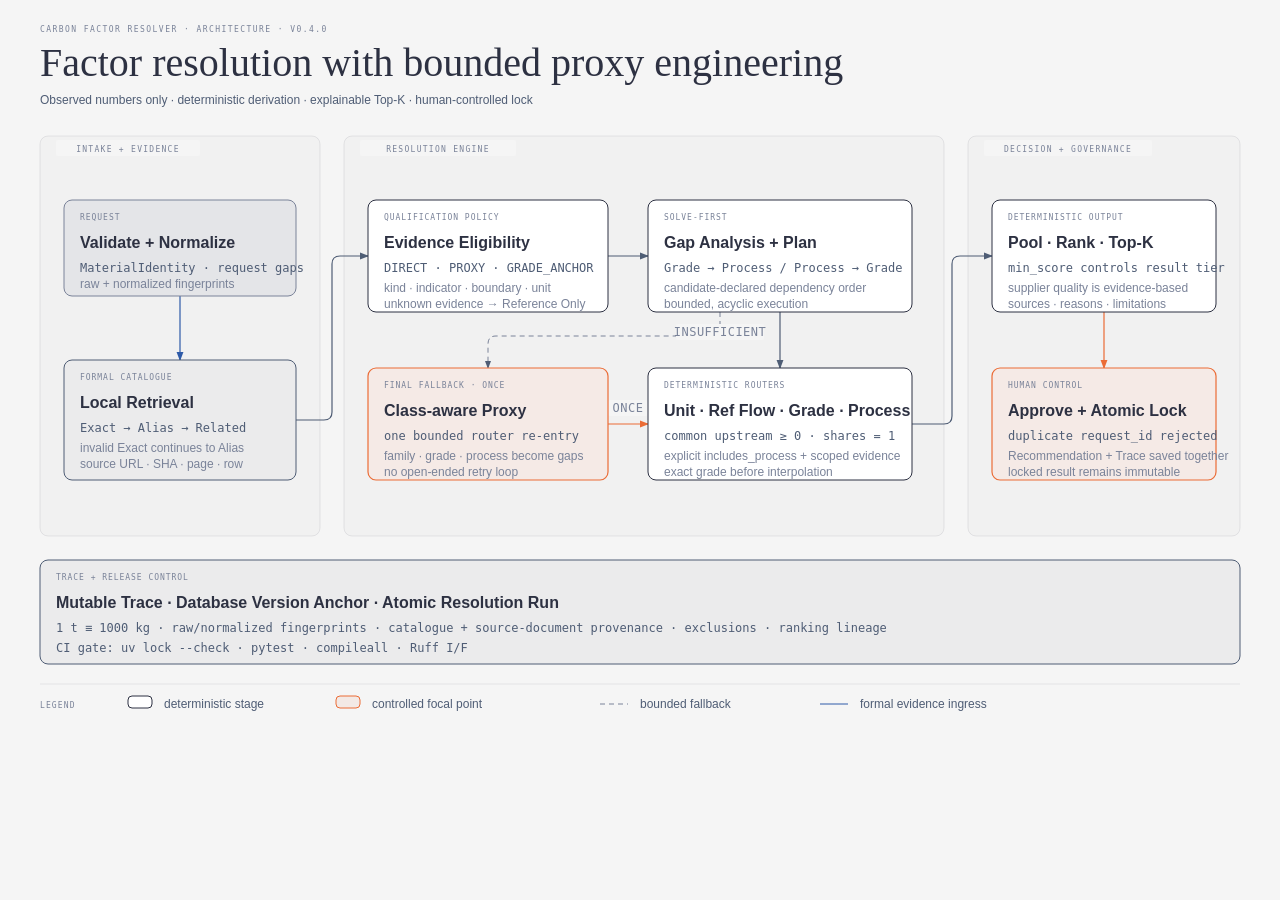
<file: docs/CFR_FACTOR_RESOLUTION_ARCHITECTURE_V0.4_EN.html>
<!doctype html>
<html lang="en">
<head>
  <meta charset="utf-8" />
  <meta name="viewport" content="width=device-width, initial-scale=1" />
  <title>CFR 0.4.0 — Factor Resolution Architecture</title>
  <style>
    :root { --paper:#f5f5f5; --ink:#2d3142; --muted:#4f5d75; --soft:#7a8399; --rule:rgba(45,49,66,.12); --accent:#eb6c36; --accent-tint:rgba(235,108,54,.08); --link:#2e5aa8; }
    * { box-sizing:border-box; }
    html,body { margin:0; min-height:100%; background:var(--paper); }
    body { display:grid; place-items:center; }
    svg { display:block; width:min(100vw,1280px); height:auto; }
    .eyebrow { fill:var(--soft); font:500 8px "Geist Mono",monospace; letter-spacing:.18em; }
    .title { fill:var(--ink); font:400 40px "Instrument Serif",serif; }
    .subtitle { fill:var(--muted); font:400 12px "Geist",sans-serif; }
    .zone { fill:rgba(45,49,66,.02); stroke:var(--rule); stroke-width:.8; }
    .zone-mask,.label-mask { fill:var(--paper); }
    .zone-label { fill:var(--soft); font:500 8px "Geist Mono",monospace; letter-spacing:.16em; }
    .flow { fill:none; stroke:var(--muted); stroke-width:1.2; marker-end:url(#ofr04-arrow); }
    .flow.accent { stroke:var(--accent); marker-end:url(#ofr04-arrow-accent); }
    .flow.link { stroke:var(--link); marker-end:url(#ofr04-arrow-link); }
    .flow.optional { stroke:var(--soft); stroke-width:1; stroke-dasharray:5 4; }
    .arrow-label { fill:var(--soft); font:500 12px "Geist Mono",monospace; letter-spacing:.04em; }
    .node-mask { fill:var(--paper); }
    .node-box { fill:#fff; stroke:var(--ink); stroke-width:1; }
    .node-box.store { fill:rgba(45,49,66,.05); stroke:var(--muted); }
    .node-box.input { fill:rgba(79,93,117,.10); stroke:var(--soft); }
    .node-box.focal { fill:var(--accent-tint); stroke:var(--accent); stroke-width:1.2; }
    .node-tag { fill:var(--soft); font:500 8px "Geist Mono",monospace; letter-spacing:.12em; }
    .node-name { fill:var(--ink); font:600 16px "Geist",sans-serif; }
    .node-sub { fill:var(--muted); font:400 12px "Geist Mono",monospace; }
    .node-note { fill:var(--soft); font:400 12px "Geist",sans-serif; }
    .trace-title { fill:var(--ink); font:600 16px "Geist",sans-serif; }
    .trace-copy { fill:var(--muted); font:400 12px "Geist Mono",monospace; }
    .legend-label { fill:var(--soft); font:500 8px "Geist Mono",monospace; letter-spacing:.14em; }
    .legend-copy { fill:var(--muted); font:400 12px "Geist",sans-serif; }
  </style>
</head>
<body>
  <svg viewBox="0 0 1280 720" role="img" aria-labelledby="ofr04-en-title ofr04-en-desc">
    <title id="ofr04-en-title">CFR 0.4.0 factor resolution architecture</title>
    <desc id="ofr04-en-desc">Architecture showing formal factor retrieval, policy-based qualification, deterministic process and grade resolution, one bounded proxy re-entry, evidence-based ranking, atomic audit storage, human approval, and locking.</desc>
    <defs>
      <marker id="ofr04-arrow" markerWidth="8" markerHeight="6" refX="7" refY="3" orient="auto"><polygon points="0 0,8 3,0 6" fill="#4f5d75"/></marker>
      <marker id="ofr04-arrow-accent" markerWidth="8" markerHeight="6" refX="7" refY="3" orient="auto"><polygon points="0 0,8 3,0 6" fill="#eb6c36"/></marker>
      <marker id="ofr04-arrow-link" markerWidth="8" markerHeight="6" refX="7" refY="3" orient="auto"><polygon points="0 0,8 3,0 6" fill="#2e5aa8"/></marker>
    </defs>

    <rect width="1280" height="720" fill="#f5f5f5"/>
    <text class="eyebrow" x="40" y="32">CARBON FACTOR RESOLVER · ARCHITECTURE · V0.4.0</text>
    <text class="title" x="40" y="76">Factor resolution with bounded proxy engineering</text>
    <text class="subtitle" x="40" y="104">Observed numbers only · deterministic derivation · explainable Top-K · human-controlled lock</text>

    <rect class="zone" x="40" y="136" width="280" height="400" rx="8"/>
    <rect class="zone-mask" x="56" y="140" width="144" height="16" rx="2"/>
    <text class="zone-label" x="128" y="152" text-anchor="middle">INTAKE + EVIDENCE</text>
    <rect class="zone" x="344" y="136" width="600" height="400" rx="8"/>
    <rect class="zone-mask" x="360" y="140" width="156" height="16" rx="2"/>
    <text class="zone-label" x="438" y="152" text-anchor="middle">RESOLUTION ENGINE</text>
    <rect class="zone" x="968" y="136" width="272" height="400" rx="8"/>
    <rect class="zone-mask" x="984" y="140" width="168" height="16" rx="2"/>
    <text class="zone-label" x="1068" y="152" text-anchor="middle">DECISION + GOVERNANCE</text>

    <!-- Connectors are intentionally painted before nodes. -->
    <path class="flow link" d="M180,296 V360"/>
    <path class="flow" d="M296,420 H324 Q332,420 332,412 V264 Q332,256 340,256 H368"/>
    <path class="flow" d="M608,256 H648"/>
    <path class="flow" d="M780,312 V368"/>
    <path class="flow optional" d="M720,312 V328 Q720,336 712,336 H496 Q488,336 488,344 V368"/>
    <path class="flow accent" d="M608,424 H648"/>
    <path class="flow" d="M912,424 H944 Q952,424 952,416 V264 Q952,256 960,256 H992"/>
    <path class="flow accent" d="M1104,312 V368"/>

    <rect class="label-mask" x="676" y="324" width="88" height="16" rx="2"/>
    <text class="arrow-label" x="720" y="336" text-anchor="middle">INSUFFICIENT</text>
    <rect class="label-mask" x="608" y="400" width="40" height="16" rx="2"/>
    <text class="arrow-label" x="628" y="412" text-anchor="middle">ONCE</text>

    <rect class="node-mask" x="64" y="200" width="232" height="96" rx="8"/>
    <rect class="node-box input" x="64" y="200" width="232" height="96" rx="8"/>
    <text class="node-tag" x="80" y="220">REQUEST</text>
    <text class="node-name" x="80" y="248">Validate + Normalize</text>
    <text class="node-sub" x="80" y="272">MaterialIdentity · request gaps</text>
    <text class="node-note" x="80" y="288">raw + normalized fingerprints</text>

    <rect class="node-mask" x="64" y="360" width="232" height="120" rx="8"/>
    <rect class="node-box store" x="64" y="360" width="232" height="120" rx="8"/>
    <text class="node-tag" x="80" y="380">FORMAL CATALOGUE</text>
    <text class="node-name" x="80" y="408">Local Retrieval</text>
    <text class="node-sub" x="80" y="432">Exact → Alias → Related</text>
    <text class="node-note" x="80" y="452">invalid Exact continues to Alias</text>
    <text class="node-note" x="80" y="468">source URL · SHA · page · row</text>

    <rect class="node-mask" x="368" y="200" width="240" height="112" rx="8"/>
    <rect class="node-box" x="368" y="200" width="240" height="112" rx="8"/>
    <text class="node-tag" x="384" y="220">QUALIFICATION POLICY</text>
    <text class="node-name" x="384" y="248">Evidence Eligibility</text>
    <text class="node-sub" x="384" y="272">DIRECT · PROXY · GRADE_ANCHOR</text>
    <text class="node-note" x="384" y="292">kind · indicator · boundary · unit</text>
    <text class="node-note" x="384" y="308">unknown evidence → Reference Only</text>

    <rect class="node-mask" x="648" y="200" width="264" height="112" rx="8"/>
    <rect class="node-box" x="648" y="200" width="264" height="112" rx="8"/>
    <text class="node-tag" x="664" y="220">SOLVE-FIRST</text>
    <text class="node-name" x="664" y="248">Gap Analysis + Plan</text>
    <text class="node-sub" x="664" y="272">Grade → Process / Process → Grade</text>
    <text class="node-note" x="664" y="292">candidate-declared dependency order</text>
    <text class="node-note" x="664" y="308">bounded, acyclic execution</text>

    <rect class="node-mask" x="648" y="368" width="264" height="112" rx="8"/>
    <rect class="node-box" x="648" y="368" width="264" height="112" rx="8"/>
    <text class="node-tag" x="664" y="388">DETERMINISTIC ROUTERS</text>
    <text class="node-name" x="664" y="416">Unit · Ref Flow · Grade · Process</text>
    <text class="node-sub" x="664" y="440">common upstream ≥ 0 · shares = 1</text>
    <text class="node-note" x="664" y="460">explicit includes_process + scoped evidence</text>
    <text class="node-note" x="664" y="476">exact grade before interpolation</text>

    <rect class="node-mask" x="368" y="368" width="240" height="112" rx="8"/>
    <rect class="node-box focal" x="368" y="368" width="240" height="112" rx="8"/>
    <text class="node-tag" x="384" y="388">FINAL FALLBACK · ONCE</text>
    <text class="node-name" x="384" y="416">Class-aware Proxy</text>
    <text class="node-sub" x="384" y="440">one bounded router re-entry</text>
    <text class="node-note" x="384" y="460">family · grade · process become gaps</text>
    <text class="node-note" x="384" y="476">no open-ended retry loop</text>

    <rect class="node-mask" x="992" y="200" width="224" height="112" rx="8"/>
    <rect class="node-box" x="992" y="200" width="224" height="112" rx="8"/>
    <text class="node-tag" x="1008" y="220">DETERMINISTIC OUTPUT</text>
    <text class="node-name" x="1008" y="248">Pool · Rank · Top-K</text>
    <text class="node-sub" x="1008" y="272">min_score controls result tier</text>
    <text class="node-note" x="1008" y="292">supplier quality is evidence-based</text>
    <text class="node-note" x="1008" y="308">sources · reasons · limitations</text>

    <rect class="node-mask" x="992" y="368" width="224" height="112" rx="8"/>
    <rect class="node-box focal" x="992" y="368" width="224" height="112" rx="8"/>
    <text class="node-tag" x="1008" y="388">HUMAN CONTROL</text>
    <text class="node-name" x="1008" y="416">Approve + Atomic Lock</text>
    <text class="node-sub" x="1008" y="440">duplicate request_id rejected</text>
    <text class="node-note" x="1008" y="460">Recommendation + Trace saved together</text>
    <text class="node-note" x="1008" y="476">locked result remains immutable</text>

    <rect class="node-box store" x="40" y="560" width="1200" height="104" rx="8"/>
    <text class="node-tag" x="56" y="580">TRACE + RELEASE CONTROL</text>
    <text class="trace-title" x="56" y="608">Mutable Trace · Database Version Anchor · Atomic Resolution Run</text>
    <text class="trace-copy" x="56" y="632">1 t ≡ 1000 kg · raw/normalized fingerprints · catalogue + source-document provenance · exclusions · ranking lineage</text>
    <text class="trace-copy" x="56" y="652">CI gate: uv lock --check · pytest · compileall · Ruff I/F</text>

    <line x1="40" y1="684" x2="1240" y2="684" stroke="rgba(45,49,66,.12)" stroke-width=".8"/>
    <text class="legend-label" x="40" y="708">LEGEND</text>
    <rect x="128" y="696" width="24" height="12" rx="4" fill="#fff" stroke="#2d3142"/>
    <text class="legend-copy" x="164" y="708">deterministic stage</text>
    <rect x="336" y="696" width="24" height="12" rx="4" fill="rgba(235,108,54,.08)" stroke="#eb6c36"/>
    <text class="legend-copy" x="372" y="708">controlled focal point</text>
    <line x1="600" y1="704" x2="628" y2="704" stroke="#7a8399" stroke-dasharray="5 4"/>
    <text class="legend-copy" x="640" y="708">bounded fallback</text>
    <line x1="820" y1="704" x2="848" y2="704" stroke="#2e5aa8"/>
    <text class="legend-copy" x="860" y="708">formal evidence ingress</text>
  </svg>
</body>
</html>
</file>
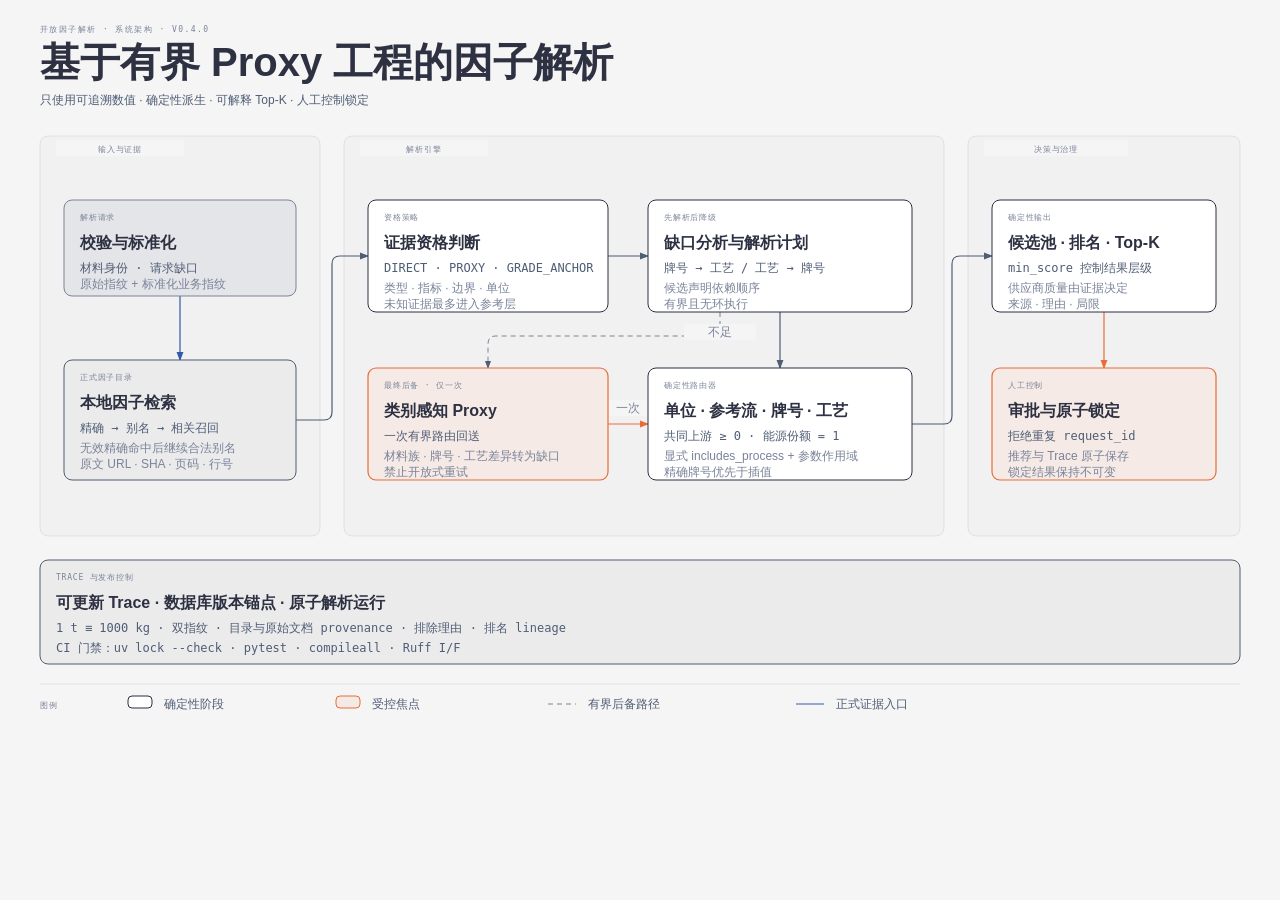
<file: docs/CFR_FACTOR_RESOLUTION_ARCHITECTURE_V0.4_ZH.html>
<!doctype html>
<html lang="zh-CN">
<head>
  <meta charset="utf-8" />
  <meta name="viewport" content="width=device-width, initial-scale=1" />
  <title>CFR 0.4.0 — 因子解析架构</title>
  <style>
    :root { --paper:#f5f5f5; --ink:#2d3142; --muted:#4f5d75; --soft:#7a8399; --rule:rgba(45,49,66,.12); --accent:#eb6c36; --accent-tint:rgba(235,108,54,.08); --link:#2e5aa8; }
    * { box-sizing:border-box; }
    html,body { margin:0; min-height:100%; background:var(--paper); }
    body { display:grid; place-items:center; }
    svg { display:block; width:min(100vw,1280px); height:auto; }
    .eyebrow { fill:var(--soft); font:500 8px "Geist Mono","Noto Sans SC",monospace; letter-spacing:.18em; }
    .title { fill:var(--ink); font:600 40px "Noto Sans SC","Microsoft YaHei",sans-serif; }
    .subtitle { fill:var(--muted); font:400 12px "Noto Sans SC","Microsoft YaHei",sans-serif; }
    .zone { fill:rgba(45,49,66,.02); stroke:var(--rule); stroke-width:.8; }
    .zone-mask,.label-mask { fill:var(--paper); }
    .zone-label { fill:var(--soft); font:500 8px "Geist Mono","Noto Sans SC",monospace; letter-spacing:.12em; }
    .flow { fill:none; stroke:var(--muted); stroke-width:1.2; marker-end:url(#ofr04zh-arrow); }
    .flow.accent { stroke:var(--accent); marker-end:url(#ofr04zh-arrow-accent); }
    .flow.link { stroke:var(--link); marker-end:url(#ofr04zh-arrow-link); }
    .flow.optional { stroke:var(--soft); stroke-width:1; stroke-dasharray:5 4; }
    .arrow-label { fill:var(--soft); font:500 12px "Noto Sans SC","Microsoft YaHei",sans-serif; }
    .node-mask { fill:var(--paper); }
    .node-box { fill:#fff; stroke:var(--ink); stroke-width:1; }
    .node-box.store { fill:rgba(45,49,66,.05); stroke:var(--muted); }
    .node-box.input { fill:rgba(79,93,117,.10); stroke:var(--soft); }
    .node-box.focal { fill:var(--accent-tint); stroke:var(--accent); stroke-width:1.2; }
    .node-tag { fill:var(--soft); font:500 8px "Geist Mono","Noto Sans SC",monospace; letter-spacing:.10em; }
    .node-name { fill:var(--ink); font:600 16px "Noto Sans SC","Microsoft YaHei",sans-serif; }
    .node-sub { fill:var(--muted); font:400 12px "Geist Mono","Noto Sans SC",monospace; }
    .node-note { fill:var(--soft); font:400 12px "Noto Sans SC","Microsoft YaHei",sans-serif; }
    .trace-title { fill:var(--ink); font:600 16px "Noto Sans SC","Microsoft YaHei",sans-serif; }
    .trace-copy { fill:var(--muted); font:400 12px "Geist Mono","Noto Sans SC",monospace; }
    .legend-label { fill:var(--soft); font:500 8px "Geist Mono","Noto Sans SC",monospace; letter-spacing:.12em; }
    .legend-copy { fill:var(--muted); font:400 12px "Noto Sans SC","Microsoft YaHei",sans-serif; }
  </style>
</head>
<body>
  <svg viewBox="0 0 1280 720" role="img" aria-labelledby="ofr04-zh-title ofr04-zh-desc">
    <title id="ofr04-zh-title">CFR 0.4.0 因子解析架构</title>
    <desc id="ofr04-zh-desc">展示正式因子检索、策略化资格判断、确定性工艺与牌号解析、一次有界 Proxy 回送、证据化排名、原子审计保存、人工审批和结果锁定。</desc>
    <defs>
      <marker id="ofr04zh-arrow" markerWidth="8" markerHeight="6" refX="7" refY="3" orient="auto"><polygon points="0 0,8 3,0 6" fill="#4f5d75"/></marker>
      <marker id="ofr04zh-arrow-accent" markerWidth="8" markerHeight="6" refX="7" refY="3" orient="auto"><polygon points="0 0,8 3,0 6" fill="#eb6c36"/></marker>
      <marker id="ofr04zh-arrow-link" markerWidth="8" markerHeight="6" refX="7" refY="3" orient="auto"><polygon points="0 0,8 3,0 6" fill="#2e5aa8"/></marker>
    </defs>

    <rect width="1280" height="720" fill="#f5f5f5"/>
    <text class="eyebrow" x="40" y="32">开放因子解析 · 系统架构 · V0.4.0</text>
    <text class="title" x="40" y="76">基于有界 Proxy 工程的因子解析</text>
    <text class="subtitle" x="40" y="104">只使用可追溯数值 · 确定性派生 · 可解释 Top-K · 人工控制锁定</text>

    <rect class="zone" x="40" y="136" width="280" height="400" rx="8"/>
    <rect class="zone-mask" x="56" y="140" width="128" height="16" rx="2"/>
    <text class="zone-label" x="120" y="152" text-anchor="middle">输入与证据</text>
    <rect class="zone" x="344" y="136" width="600" height="400" rx="8"/>
    <rect class="zone-mask" x="360" y="140" width="128" height="16" rx="2"/>
    <text class="zone-label" x="424" y="152" text-anchor="middle">解析引擎</text>
    <rect class="zone" x="968" y="136" width="272" height="400" rx="8"/>
    <rect class="zone-mask" x="984" y="140" width="144" height="16" rx="2"/>
    <text class="zone-label" x="1056" y="152" text-anchor="middle">决策与治理</text>

    <!-- 连线先于节点绘制。 -->
    <path class="flow link" d="M180,296 V360"/>
    <path class="flow" d="M296,420 H324 Q332,420 332,412 V264 Q332,256 340,256 H368"/>
    <path class="flow" d="M608,256 H648"/>
    <path class="flow" d="M780,312 V368"/>
    <path class="flow optional" d="M720,312 V328 Q720,336 712,336 H496 Q488,336 488,344 V368"/>
    <path class="flow accent" d="M608,424 H648"/>
    <path class="flow" d="M912,424 H944 Q952,424 952,416 V264 Q952,256 960,256 H992"/>
    <path class="flow accent" d="M1104,312 V368"/>

    <rect class="label-mask" x="684" y="324" width="72" height="16" rx="2"/>
    <text class="arrow-label" x="720" y="336" text-anchor="middle">不足</text>
    <rect class="label-mask" x="608" y="400" width="40" height="16" rx="2"/>
    <text class="arrow-label" x="628" y="412" text-anchor="middle">一次</text>

    <rect class="node-mask" x="64" y="200" width="232" height="96" rx="8"/>
    <rect class="node-box input" x="64" y="200" width="232" height="96" rx="8"/>
    <text class="node-tag" x="80" y="220">解析请求</text>
    <text class="node-name" x="80" y="248">校验与标准化</text>
    <text class="node-sub" x="80" y="272">材料身份 · 请求缺口</text>
    <text class="node-note" x="80" y="288">原始指纹 + 标准化业务指纹</text>

    <rect class="node-mask" x="64" y="360" width="232" height="120" rx="8"/>
    <rect class="node-box store" x="64" y="360" width="232" height="120" rx="8"/>
    <text class="node-tag" x="80" y="380">正式因子目录</text>
    <text class="node-name" x="80" y="408">本地因子检索</text>
    <text class="node-sub" x="80" y="432">精确 → 别名 → 相关召回</text>
    <text class="node-note" x="80" y="452">无效精确命中后继续合法别名</text>
    <text class="node-note" x="80" y="468">原文 URL · SHA · 页码 · 行号</text>

    <rect class="node-mask" x="368" y="200" width="240" height="112" rx="8"/>
    <rect class="node-box" x="368" y="200" width="240" height="112" rx="8"/>
    <text class="node-tag" x="384" y="220">资格策略</text>
    <text class="node-name" x="384" y="248">证据资格判断</text>
    <text class="node-sub" x="384" y="272">DIRECT · PROXY · GRADE_ANCHOR</text>
    <text class="node-note" x="384" y="292">类型 · 指标 · 边界 · 单位</text>
    <text class="node-note" x="384" y="308">未知证据最多进入参考层</text>

    <rect class="node-mask" x="648" y="200" width="264" height="112" rx="8"/>
    <rect class="node-box" x="648" y="200" width="264" height="112" rx="8"/>
    <text class="node-tag" x="664" y="220">先解析后降级</text>
    <text class="node-name" x="664" y="248">缺口分析与解析计划</text>
    <text class="node-sub" x="664" y="272">牌号 → 工艺 / 工艺 → 牌号</text>
    <text class="node-note" x="664" y="292">候选声明依赖顺序</text>
    <text class="node-note" x="664" y="308">有界且无环执行</text>

    <rect class="node-mask" x="648" y="368" width="264" height="112" rx="8"/>
    <rect class="node-box" x="648" y="368" width="264" height="112" rx="8"/>
    <text class="node-tag" x="664" y="388">确定性路由器</text>
    <text class="node-name" x="664" y="416">单位 · 参考流 · 牌号 · 工艺</text>
    <text class="node-sub" x="664" y="440">共同上游 ≥ 0 · 能源份额 = 1</text>
    <text class="node-note" x="664" y="460">显式 includes_process + 参数作用域</text>
    <text class="node-note" x="664" y="476">精确牌号优先于插值</text>

    <rect class="node-mask" x="368" y="368" width="240" height="112" rx="8"/>
    <rect class="node-box focal" x="368" y="368" width="240" height="112" rx="8"/>
    <text class="node-tag" x="384" y="388">最终后备 · 仅一次</text>
    <text class="node-name" x="384" y="416">类别感知 Proxy</text>
    <text class="node-sub" x="384" y="440">一次有界路由回送</text>
    <text class="node-note" x="384" y="460">材料族 · 牌号 · 工艺差异转为缺口</text>
    <text class="node-note" x="384" y="476">禁止开放式重试</text>

    <rect class="node-mask" x="992" y="200" width="224" height="112" rx="8"/>
    <rect class="node-box" x="992" y="200" width="224" height="112" rx="8"/>
    <text class="node-tag" x="1008" y="220">确定性输出</text>
    <text class="node-name" x="1008" y="248">候选池 · 排名 · Top-K</text>
    <text class="node-sub" x="1008" y="272">min_score 控制结果层级</text>
    <text class="node-note" x="1008" y="292">供应商质量由证据决定</text>
    <text class="node-note" x="1008" y="308">来源 · 理由 · 局限</text>

    <rect class="node-mask" x="992" y="368" width="224" height="112" rx="8"/>
    <rect class="node-box focal" x="992" y="368" width="224" height="112" rx="8"/>
    <text class="node-tag" x="1008" y="388">人工控制</text>
    <text class="node-name" x="1008" y="416">审批与原子锁定</text>
    <text class="node-sub" x="1008" y="440">拒绝重复 request_id</text>
    <text class="node-note" x="1008" y="460">推荐与 Trace 原子保存</text>
    <text class="node-note" x="1008" y="476">锁定结果保持不可变</text>

    <rect class="node-box store" x="40" y="560" width="1200" height="104" rx="8"/>
    <text class="node-tag" x="56" y="580">TRACE 与发布控制</text>
    <text class="trace-title" x="56" y="608">可更新 Trace · 数据库版本锚点 · 原子解析运行</text>
    <text class="trace-copy" x="56" y="632">1 t ≡ 1000 kg · 双指纹 · 目录与原始文档 provenance · 排除理由 · 排名 lineage</text>
    <text class="trace-copy" x="56" y="652">CI 门禁：uv lock --check · pytest · compileall · Ruff I/F</text>

    <line x1="40" y1="684" x2="1240" y2="684" stroke="rgba(45,49,66,.12)" stroke-width=".8"/>
    <text class="legend-label" x="40" y="708">图例</text>
    <rect x="128" y="696" width="24" height="12" rx="4" fill="#fff" stroke="#2d3142"/>
    <text class="legend-copy" x="164" y="708">确定性阶段</text>
    <rect x="336" y="696" width="24" height="12" rx="4" fill="rgba(235,108,54,.08)" stroke="#eb6c36"/>
    <text class="legend-copy" x="372" y="708">受控焦点</text>
    <line x1="548" y1="704" x2="576" y2="704" stroke="#7a8399" stroke-dasharray="5 4"/>
    <text class="legend-copy" x="588" y="708">有界后备路径</text>
    <line x1="796" y1="704" x2="824" y2="704" stroke="#2e5aa8"/>
    <text class="legend-copy" x="836" y="708">正式证据入口</text>
  </svg>
</body>
</html>
</file>
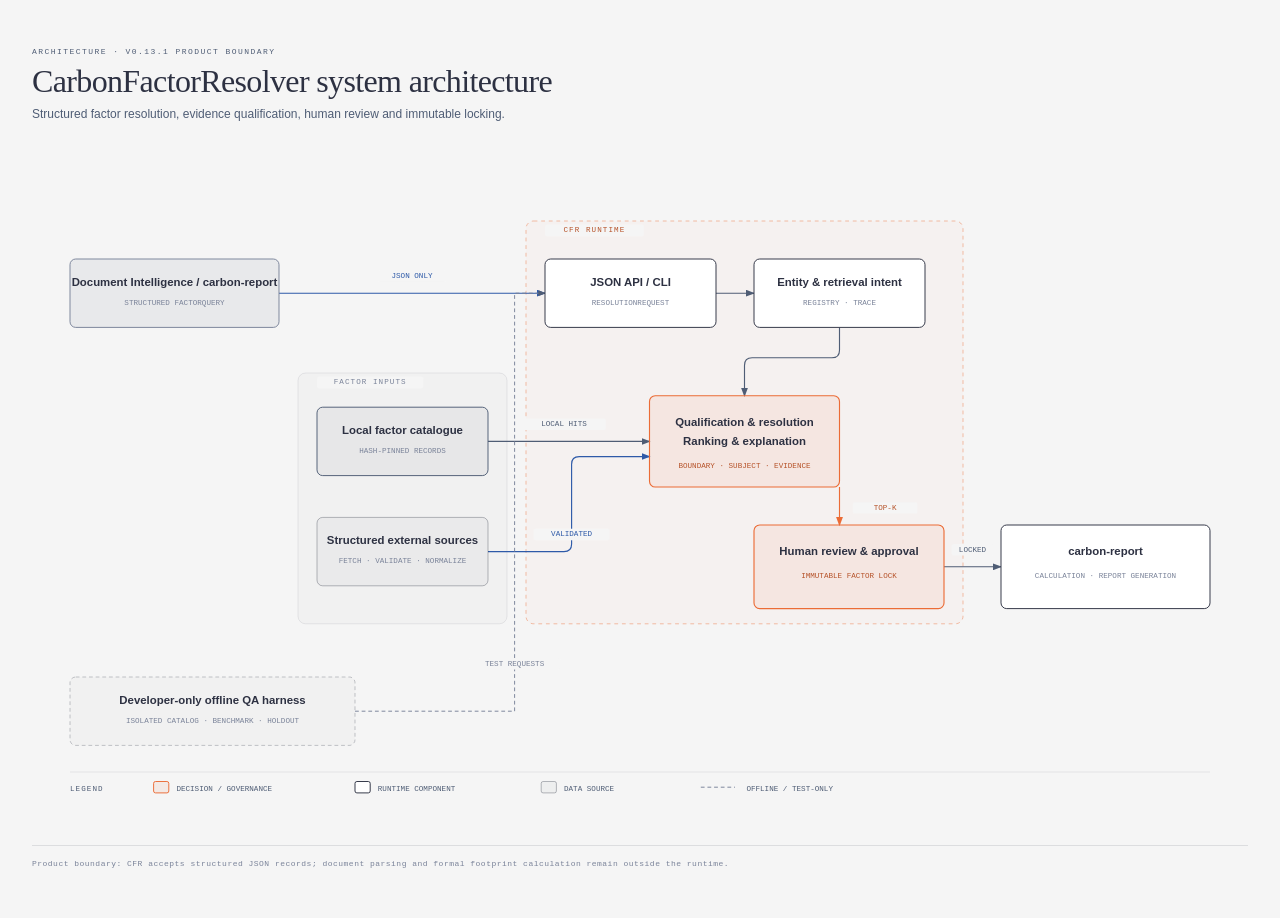
<file: docs/CFR_SYSTEM_ARCHITECTURE.html>
<!DOCTYPE html>
<html lang="en">
<head>
  <meta charset="UTF-8">
  <meta name="viewport" content="width=device-width, initial-scale=1.0">
  <title>CarbonFactorResolver system architecture</title>
  <style>
    *, *::before, *::after { box-sizing: border-box; margin: 0; padding: 0; }
    :root { --paper:#f5f5f5; --ink:#2d3142; --muted:#4f5d75; --soft:#7a8399; --accent:#eb6c36; --link:#2e5aa8; }
    body { min-height:100vh; background:var(--paper); color:var(--ink); font-family:Inter,Segoe UI,Arial,sans-serif; padding:48px 32px; }
    .frame { width:min(100%,1280px); margin:0 auto; }
    .eyebrow { color:var(--muted); font:500 8px/1 ui-monospace,Consolas,monospace; letter-spacing:.18em; text-transform:uppercase; margin-bottom:8px; }
    h1 { font:400 32px/1.1 Georgia,serif; letter-spacing:-.02em; margin-bottom:8px; }
    .subtitle { color:var(--muted); font-size:12px; margin-bottom:24px; }
    svg { width:100%; display:block; }
    .mobile-flow { display:none; list-style:none; gap:12px; }
    .mobile-flow li { background:#fff; border:1px solid rgba(45,49,66,.14); border-radius:8px; padding:14px; }
    .mobile-flow strong { display:block; font-size:13px; margin-bottom:5px; }
    .mobile-flow span { color:var(--muted); font-size:11px; line-height:1.5; }
    footer { border-top:1px solid rgba(45,49,66,.12); color:var(--soft); font:400 8px/1.5 ui-monospace,Consolas,monospace; letter-spacing:.06em; padding-top:12px; margin-top:16px; }
    @media (max-width:700px) {
      body { padding:28px 18px; }
      h1 { font-size:28px; }
      svg { display:none; }
      .mobile-flow { display:grid; }
    }
  </style>
</head>
<body>
  <main class="frame">
    <p class="eyebrow">Architecture · v0.13.1 product boundary</p>
    <h1>CarbonFactorResolver system architecture</h1>
    <p class="subtitle">Structured factor resolution, evidence qualification, human review and immutable locking.</p>
    <svg viewBox="0 0 1280 720" xmlns="http://www.w3.org/2000/svg" role="img" aria-labelledby="cfr-system-architecture-title cfr-system-architecture-desc">
      <title id="cfr-system-architecture-title">CarbonFactorResolver system architecture</title>
      <desc id="cfr-system-architecture-desc">Architecture showing structured requests entering the CarbonFactorResolver runtime, local and structured external factor inputs, qualification and ranking, human review and locking, downstream carbon-report calculation, and a separate developer-only offline QA harness.</desc>
      <defs>
        <marker id="arrow" markerWidth="8" markerHeight="6" refX="7" refY="3" orient="auto"><polygon points="0 0,8 3,0 6" fill="#4f5d75"/></marker>
        <marker id="arrow-accent" markerWidth="8" markerHeight="6" refX="7" refY="3" orient="auto"><polygon points="0 0,8 3,0 6" fill="#eb6c36"/></marker>
        <marker id="arrow-link" markerWidth="8" markerHeight="6" refX="7" refY="3" orient="auto"><polygon points="0 0,8 3,0 6" fill="#2e5aa8"/></marker>
      </defs>
      <rect width="1280" height="720" fill="#f5f5f5"/>

      <!-- zones -->
      <rect x="280" y="240" width="220" height="264" rx="8" fill="rgba(45,49,66,.02)" stroke="rgba(45,49,66,.12)" stroke-width=".8"/>
      <rect x="300" y="244" width="112" height="12" rx="2" fill="#f5f5f5"/>
      <text x="356" y="252" fill="#7a8399" font-size="8" font-family="'Geist Mono',monospace" text-anchor="middle" letter-spacing=".14em">FACTOR INPUTS</text>
      <rect x="520" y="80" width="460" height="424" rx="8" fill="rgba(235,108,54,.025)" stroke="rgba(235,108,54,.45)" stroke-width="1" stroke-dasharray="4,4"/>
      <rect x="540" y="84" width="104" height="12" rx="2" fill="#f5f5f5"/>
      <text x="592" y="92" fill="#b6532a" font-size="8" font-family="'Geist Mono',monospace" text-anchor="middle" letter-spacing=".14em">CFR RUNTIME</text>

      <!-- connectors: drawn before nodes -->
      <line x1="260" y1="156" x2="540" y2="156" stroke="#2e5aa8" stroke-width="1.2" marker-end="url(#arrow-link)"/>
      <line x1="720" y1="156" x2="760" y2="156" stroke="#4f5d75" stroke-width="1.2" marker-end="url(#arrow)"/>
      <path d="M850,192 V216 Q850,224 842,224 H758 Q750,224 750,232 V264" fill="none" stroke="#4f5d75" stroke-width="1.2" marker-end="url(#arrow)"/>
      <line x1="480" y1="312" x2="650" y2="312" stroke="#4f5d75" stroke-width="1.2" marker-end="url(#arrow)"/>
      <path d="M480,428 H560 Q568,428 568,420 V336 Q568,328 576,328 H650" fill="none" stroke="#2e5aa8" stroke-width="1.2" marker-end="url(#arrow-link)"/>
      <line x1="850" y1="360" x2="850" y2="400" stroke="#eb6c36" stroke-width="1.2" marker-end="url(#arrow-accent)"/>
      <line x1="960" y1="444" x2="1020" y2="444" stroke="#4f5d75" stroke-width="1.2" marker-end="url(#arrow)"/>
      <path d="M340,596 H508 V156 H540" fill="none" stroke="#7a8399" stroke-width="1" stroke-dasharray="4,3" marker-end="url(#arrow)"/>

      <!-- connector labels, each offset from its path -->
      <rect x="364" y="132" width="72" height="12" rx="2" fill="#f5f5f5"/>
      <text x="400" y="140" fill="#2e5aa8" font-size="8" font-family="'Geist Mono',monospace" text-anchor="middle">JSON ONLY</text>
      <rect x="516" y="288" width="88" height="12" rx="2" fill="#f5f5f5"/>
      <text x="560" y="296" fill="#4f5d75" font-size="8" font-family="'Geist Mono',monospace" text-anchor="middle">LOCAL HITS</text>
      <rect x="528" y="404" width="80" height="12" rx="2" fill="#f5f5f5"/>
      <text x="568" y="412" fill="#2e5aa8" font-size="8" font-family="'Geist Mono',monospace" text-anchor="middle">VALIDATED</text>
      <rect x="864" y="376" width="68" height="12" rx="2" fill="#f5f5f5"/>
      <text x="898" y="384" fill="#b6532a" font-size="8" font-family="'Geist Mono',monospace" text-anchor="middle">TOP-K</text>
      <rect x="968" y="420" width="44" height="12" rx="2" fill="#f5f5f5"/>
      <text x="990" y="428" fill="#4f5d75" font-size="8" font-family="'Geist Mono',monospace" text-anchor="middle">LOCKED</text>
      <rect x="460" y="540" width="96" height="12" rx="2" fill="#f5f5f5"/>
      <text x="508" y="548" fill="#7a8399" font-size="8" font-family="'Geist Mono',monospace" text-anchor="middle">TEST REQUESTS</text>

      <!-- nodes -->
      <rect x="40" y="120" width="220" height="72" rx="6" fill="rgba(79,93,117,.08)" stroke="#7a8399"/>
      <text x="150" y="148" fill="#2d3142" font-size="12" font-weight="600" font-family="'Geist',sans-serif" text-anchor="middle">Document Intelligence / carbon-report</text>
      <text x="150" y="168" fill="#7a8399" font-size="8" font-family="'Geist Mono',monospace" text-anchor="middle">STRUCTURED FACTORQUERY</text>

      <rect x="540" y="120" width="180" height="72" rx="6" fill="#fff" stroke="#2d3142"/>
      <text x="630" y="148" fill="#2d3142" font-size="12" font-weight="600" font-family="'Geist',sans-serif" text-anchor="middle">JSON API / CLI</text>
      <text x="630" y="168" fill="#7a8399" font-size="8" font-family="'Geist Mono',monospace" text-anchor="middle">RESOLUTIONREQUEST</text>

      <rect x="760" y="120" width="180" height="72" rx="6" fill="#fff" stroke="#2d3142"/>
      <text x="850" y="148" fill="#2d3142" font-size="12" font-weight="600" font-family="'Geist',sans-serif" text-anchor="middle">Entity & retrieval intent</text>
      <text x="850" y="168" fill="#7a8399" font-size="8" font-family="'Geist Mono',monospace" text-anchor="middle">REGISTRY · TRACE</text>

      <rect x="300" y="276" width="180" height="72" rx="6" fill="rgba(45,49,66,.05)" stroke="#4f5d75"/>
      <text x="390" y="304" fill="#2d3142" font-size="12" font-weight="600" font-family="'Geist',sans-serif" text-anchor="middle">Local factor catalogue</text>
      <text x="390" y="324" fill="#7a8399" font-size="8" font-family="'Geist Mono',monospace" text-anchor="middle">HASH-PINNED RECORDS</text>

      <rect x="300" y="392" width="180" height="72" rx="6" fill="rgba(45,49,66,.03)" stroke="rgba(45,49,66,.35)"/>
      <text x="390" y="420" fill="#2d3142" font-size="12" font-weight="600" font-family="'Geist',sans-serif" text-anchor="middle">Structured external sources</text>
      <text x="390" y="440" fill="#7a8399" font-size="8" font-family="'Geist Mono',monospace" text-anchor="middle">FETCH · VALIDATE · NORMALIZE</text>

      <rect x="650" y="264" width="200" height="96" rx="6" fill="rgba(235,108,54,.08)" stroke="#eb6c36" stroke-width="1.2"/>
      <text x="750" y="296" fill="#2d3142" font-size="12" font-weight="600" font-family="'Geist',sans-serif" text-anchor="middle">Qualification & resolution</text>
      <text x="750" y="316" fill="#2d3142" font-size="12" font-weight="600" font-family="'Geist',sans-serif" text-anchor="middle">Ranking & explanation</text>
      <text x="750" y="340" fill="#b6532a" font-size="8" font-family="'Geist Mono',monospace" text-anchor="middle">BOUNDARY · SUBJECT · EVIDENCE</text>

      <rect x="760" y="400" width="200" height="88" rx="6" fill="rgba(235,108,54,.08)" stroke="#eb6c36" stroke-width="1.2"/>
      <text x="860" y="432" fill="#2d3142" font-size="12" font-weight="600" font-family="'Geist',sans-serif" text-anchor="middle">Human review & approval</text>
      <text x="860" y="456" fill="#b6532a" font-size="8" font-family="'Geist Mono',monospace" text-anchor="middle">IMMUTABLE FACTOR LOCK</text>

      <rect x="1020" y="400" width="220" height="88" rx="6" fill="#fff" stroke="#2d3142"/>
      <text x="1130" y="432" fill="#2d3142" font-size="12" font-weight="600" font-family="'Geist',sans-serif" text-anchor="middle">carbon-report</text>
      <text x="1130" y="456" fill="#7a8399" font-size="8" font-family="'Geist Mono',monospace" text-anchor="middle">CALCULATION · REPORT GENERATION</text>

      <rect x="40" y="560" width="300" height="72" rx="6" fill="rgba(45,49,66,.02)" stroke="rgba(45,49,66,.28)" stroke-dasharray="4,3"/>
      <text x="190" y="588" fill="#2d3142" font-size="12" font-weight="600" font-family="'Geist',sans-serif" text-anchor="middle">Developer-only offline QA harness</text>
      <text x="190" y="608" fill="#7a8399" font-size="8" font-family="'Geist Mono',monospace" text-anchor="middle">ISOLATED CATALOG · BENCHMARK · HOLDOUT</text>

      <!-- legend strip -->
      <line x1="40" y1="660" x2="1240" y2="660" stroke="rgba(45,49,66,.12)" stroke-width=".8"/>
      <text x="40" y="680" fill="#4f5d75" font-size="8" font-family="'Geist Mono',monospace" letter-spacing=".14em">LEGEND</text>
      <rect x="128" y="670" width="16" height="12" rx="2" fill="rgba(235,108,54,.08)" stroke="#eb6c36"/>
      <text x="152" y="680" fill="#4f5d75" font-size="8" font-family="'Geist Mono',monospace">DECISION / GOVERNANCE</text>
      <rect x="340" y="670" width="16" height="12" rx="2" fill="#fff" stroke="#2d3142"/>
      <text x="364" y="680" fill="#4f5d75" font-size="8" font-family="'Geist Mono',monospace">RUNTIME COMPONENT</text>
      <rect x="536" y="670" width="16" height="12" rx="2" fill="rgba(45,49,66,.03)" stroke="rgba(45,49,66,.35)"/>
      <text x="560" y="680" fill="#4f5d75" font-size="8" font-family="'Geist Mono',monospace">DATA SOURCE</text>
      <line x1="704" y1="676" x2="740" y2="676" stroke="#7a8399" stroke-dasharray="4,3"/>
      <text x="752" y="680" fill="#4f5d75" font-size="8" font-family="'Geist Mono',monospace">OFFLINE / TEST-ONLY</text>
    </svg>
    <ol class="mobile-flow" aria-label="CarbonFactorResolver architecture flow">
      <li><strong>1 · Upstream</strong><span>Document Intelligence / carbon-report creates a structured FactorQuery or ResolutionRequest.</span></li>
      <li><strong>2 · CFR runtime</strong><span>Entity and retrieval intent resolve against hash-pinned local catalogues and validated structured sources.</span></li>
      <li><strong>3 · Safety gates</strong><span>Boundary, subject, evidence, process and source-quality qualification run before ranking and explanation.</span></li>
      <li><strong>4 · Human governance</strong><span>A reviewer approves an eligible recommendation or records a reasoned reference override, then locks the factor.</span></li>
      <li><strong>5 · Downstream</strong><span>carbon-report consumes the reviewed, locked factor for calculation and report generation.</span></li>
      <li><strong>Offline only</strong><span>The developer QA harness builds isolated catalogues, benchmarks and holdouts; it is not a production parser or runtime API.</span></li>
    </ol>
    <footer>Product boundary: CFR accepts structured JSON records; document parsing and formal footprint calculation remain outside the runtime.</footer>
  </main>
</body>
</html>
</file>
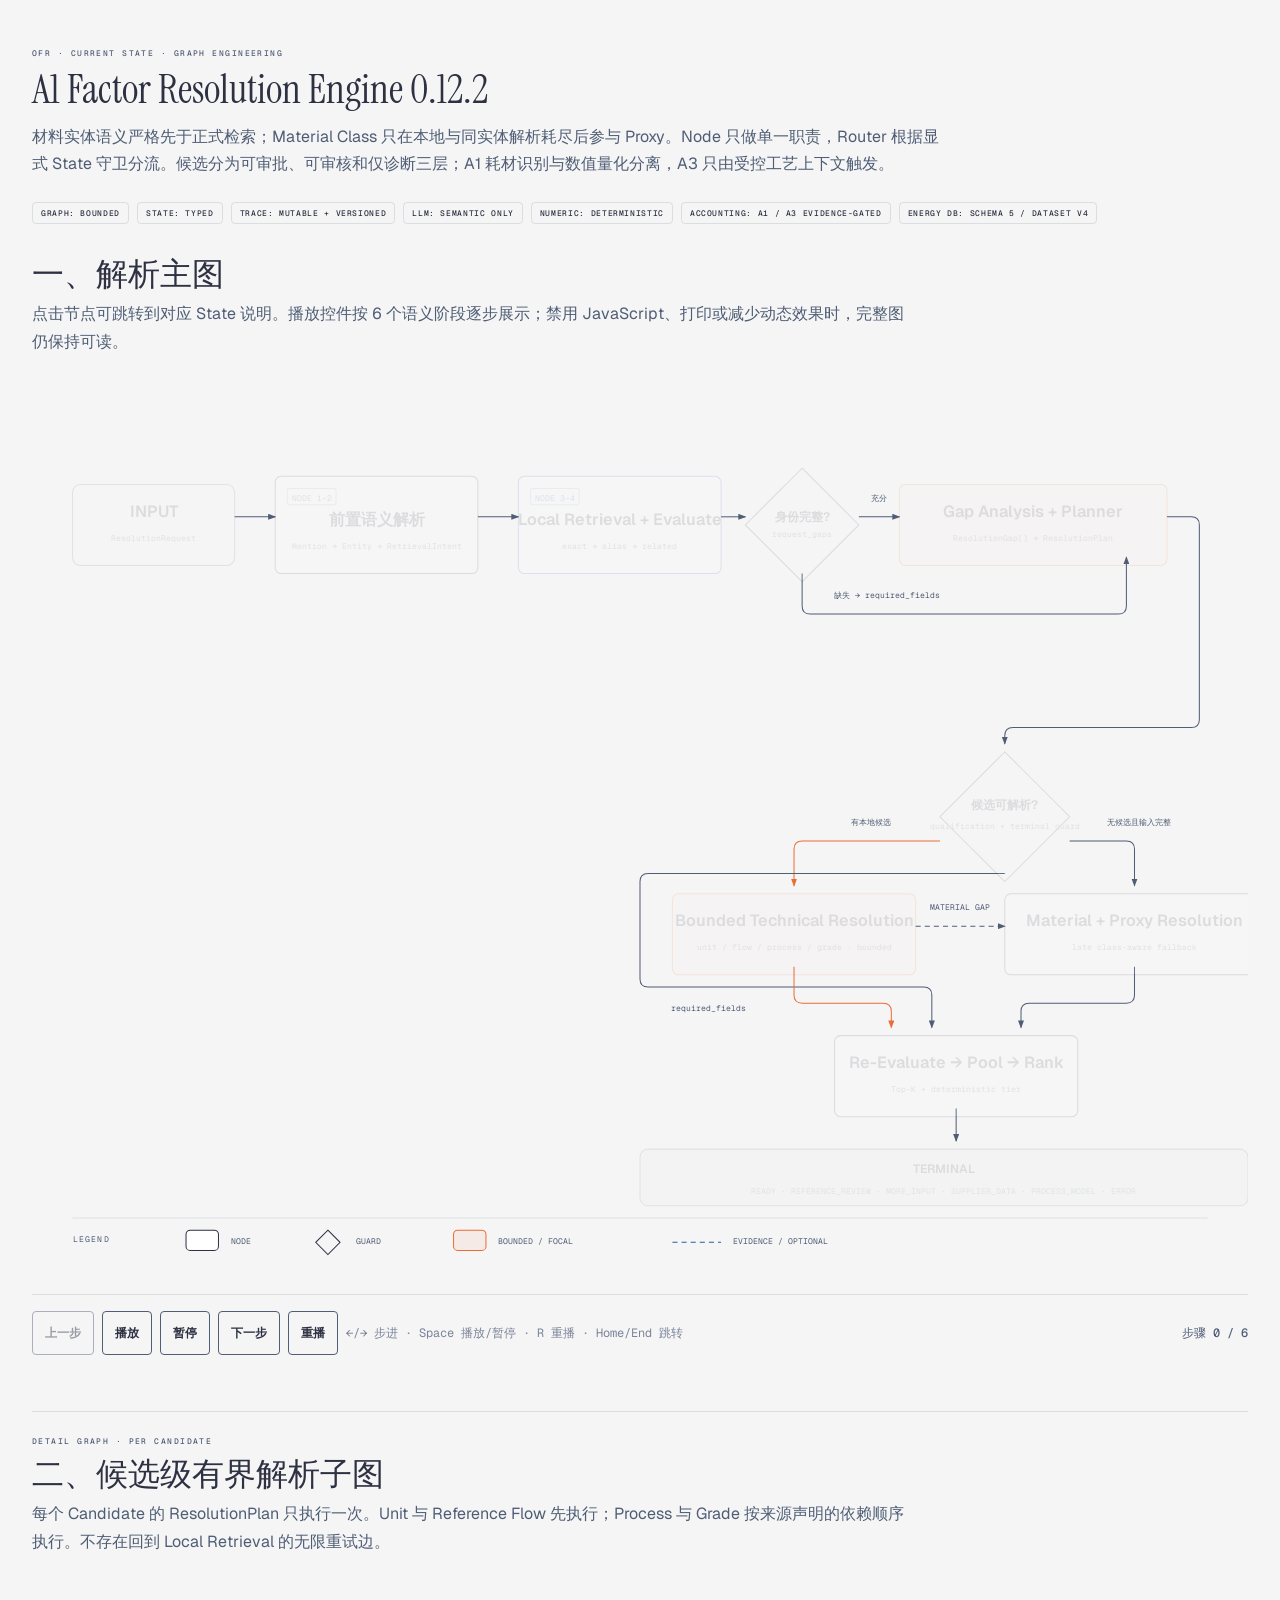
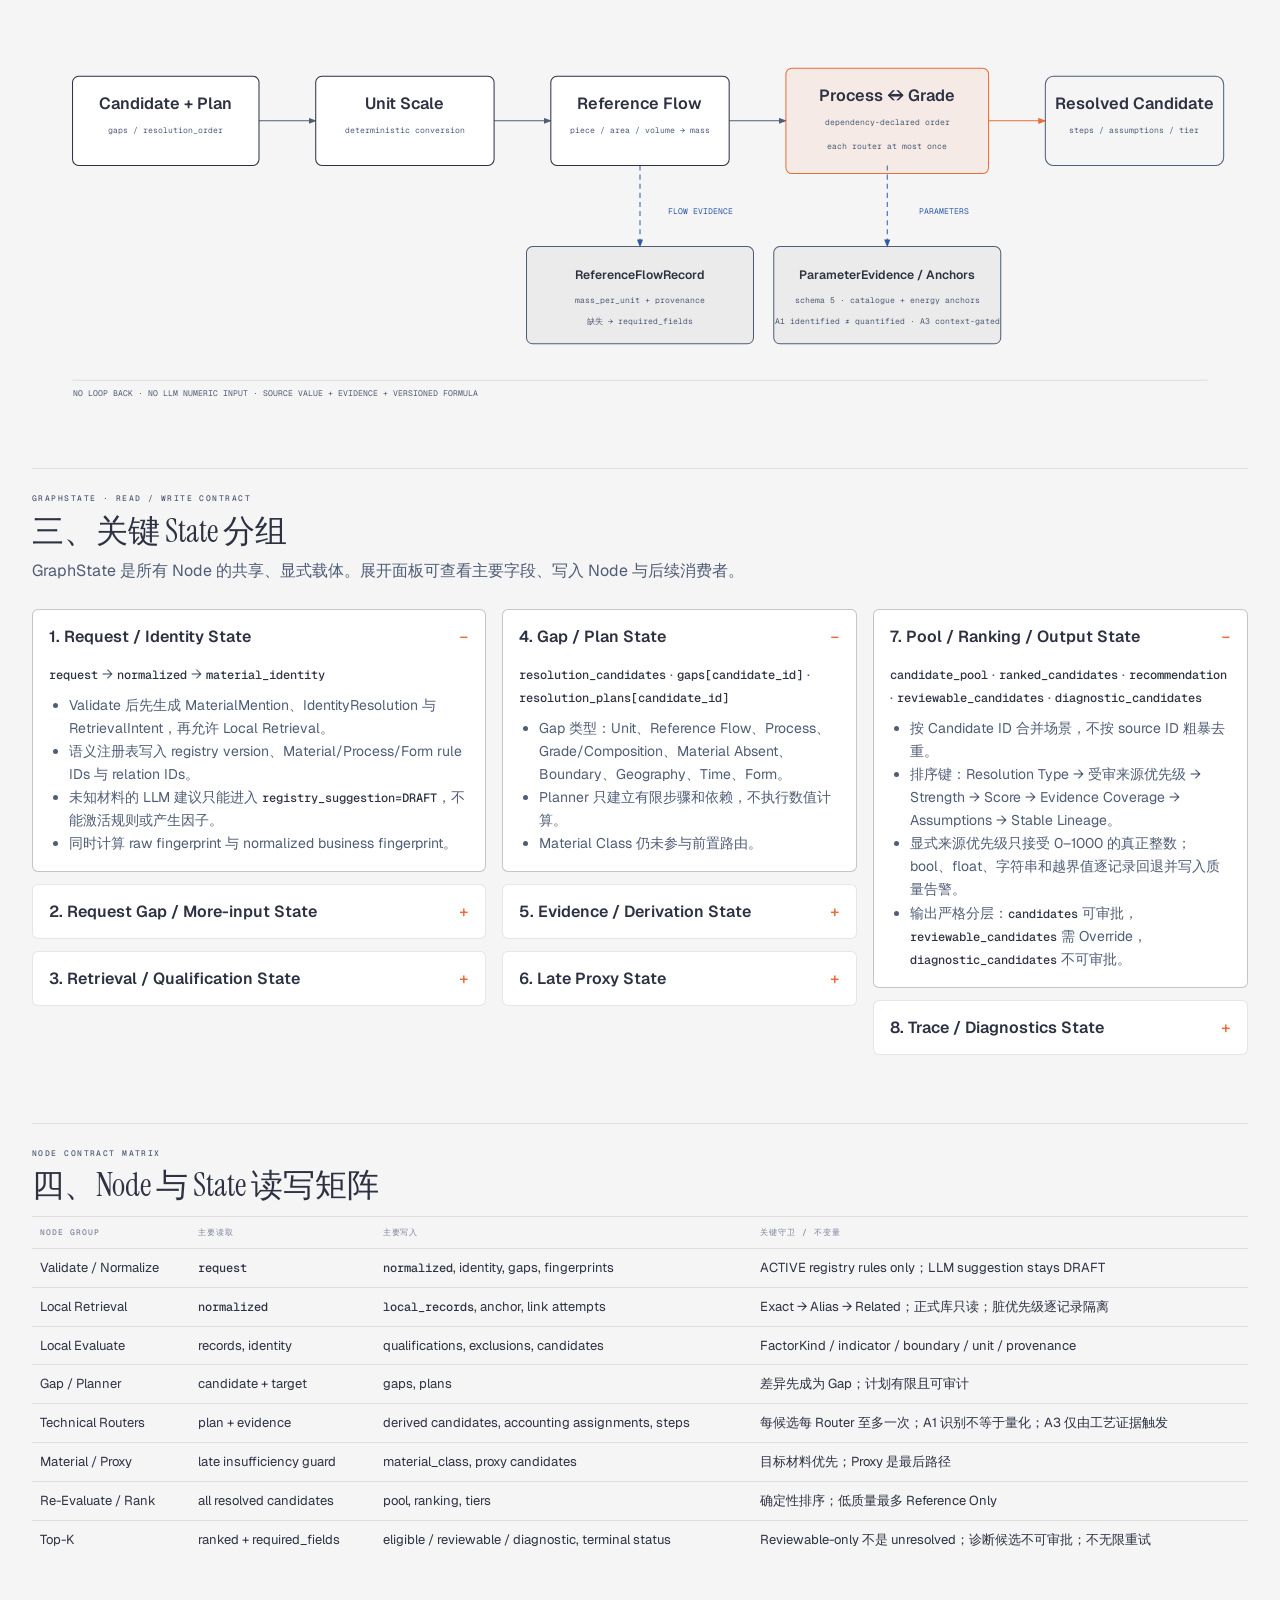
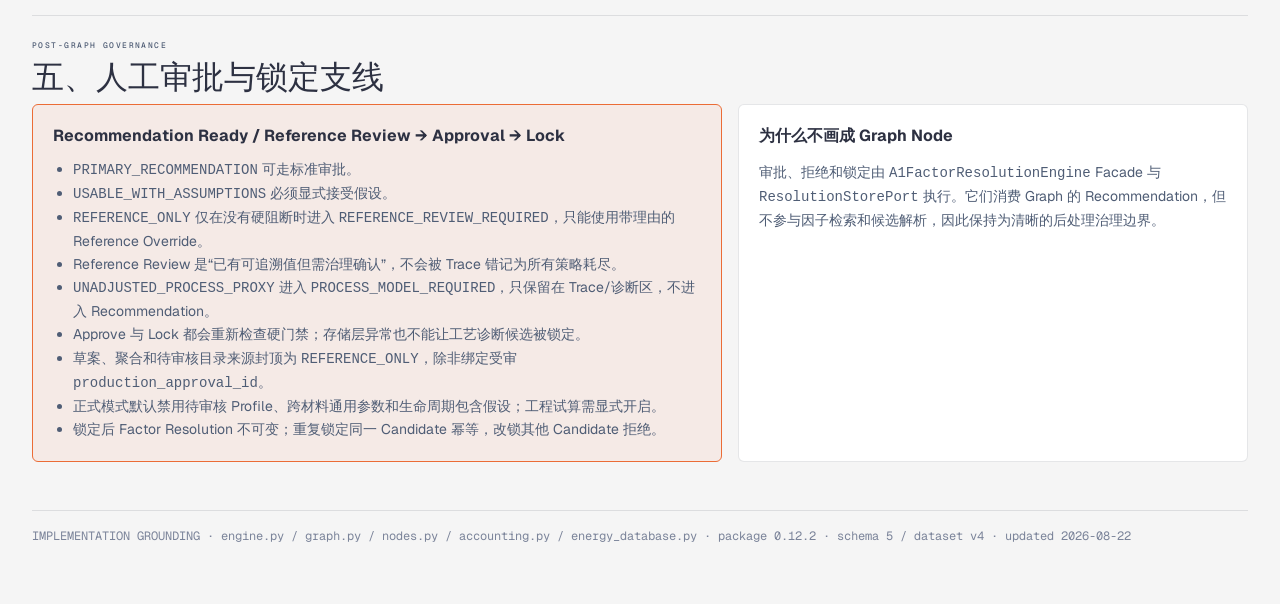
<file: docs/OFR_CURRENT_GRAPH_V0.12.2_ZH.html>
<!DOCTYPE html>
<html lang="zh-CN">
<head>
  <meta charset="UTF-8">
  <meta name="viewport" content="width=device-width, initial-scale=1.0">
  <title>OFR 0.12.2 当前系统 Graph Engineering</title>
  <link href="https://fonts.googleapis.com/css2?family=Instrument+Serif:ital@0;1&family=Geist:wght@400;500;600&family=Geist+Mono:wght@400;500;600&display=swap" rel="stylesheet">
  <style>
    *, *::before, *::after { box-sizing: border-box; }
    :root {
      --color-paper: #f5f5f5;
      --color-paper-2: #ececec;
      --color-ink: #2d3142;
      --color-muted: #4f5d75;
      --color-soft: #7a8399;
      --color-accent: #eb6c36;
      --color-accent-tint: rgba(235,108,54,.08);
      --color-link: #2e5aa8;
      --color-rule: rgba(45,49,66,.12);
      --font-sans: 'Geist', system-ui, sans-serif;
      --font-serif: 'Instrument Serif', 'Noto Serif SC', serif;
      --font-mono: 'Geist Mono', ui-monospace, monospace;
      --motion-fast: 160ms;
      --motion-step: 480ms;
      --motion-hold: 720ms;
      --motion-total: 4320ms;
      --motion-ease: cubic-bezier(.2,.8,.2,1);
    }
    html { scroll-behavior: smooth; }
    body {
      margin: 0;
      min-height: 100vh;
      padding: 48px 32px 64px;
      color: var(--color-ink);
      background: var(--color-paper);
      font-family: var(--font-sans);
    }
    main { width: min(100%, 1280px); margin: 0 auto; }
    .eyebrow {
      margin: 0 0 8px;
      color: var(--color-muted);
      font: 500 8px/1.4 var(--font-mono);
      letter-spacing: .18em;
      text-transform: uppercase;
    }
    h1 { margin: 0 0 12px; font: 400 40px/1.1 var(--font-serif); }
    .lede { max-width: 920px; margin: 0 0 24px; color: var(--color-muted); font-size: 16px; line-height: 1.7; }
    .meta { display: flex; flex-wrap: wrap; gap: 8px; margin: 0 0 32px; }
    .tag {
      padding: 4px 8px;
      border: 1px solid var(--color-rule);
      border-radius: 4px;
      font: 500 8px/1.5 var(--font-mono);
      letter-spacing: .08em;
    }
    .figure { overflow-x: auto; padding-bottom: 8px; }
    svg { display: block; width: 100%; min-width: 960px; }
    svg a { cursor: pointer; }
    svg a:focus-visible .node-shape,
    svg a:hover .node-shape { stroke: var(--color-accent); stroke-width: 2; }
    .section { margin-top: 56px; padding-top: 24px; border-top: 1px solid var(--color-rule); }
    h2 { margin: 0 0 8px; font: 400 32px/1.15 var(--font-serif); }
    .section-intro { max-width: 880px; margin: 0 0 24px; color: var(--color-muted); line-height: 1.7; }
    .motion-ready [data-motion-item] {
      opacity: .12;
      transform: translateY(8px);
      transform-box: fill-box;
      transform-origin: center;
      transition: opacity var(--motion-step) var(--motion-ease), transform var(--motion-step) var(--motion-ease);
    }
    .motion-ready [data-motion-item].is-visible,
    .motion-ready[data-frame="end"] [data-motion-item],
    .motion-ready[data-frame="static"] [data-motion-item] { opacity: 1; transform: none; }
    [data-motion-controls] {
      display: none;
      align-items: center;
      flex-wrap: wrap;
      gap: 8px;
      margin-top: 16px;
      padding-top: 16px;
      border-top: 1px solid var(--color-rule);
    }
    .motion-ready [data-motion-controls] { display: flex; }
    [data-motion-controls][hidden] { display: none !important; }
    [data-motion-controls] button {
      min-width: 44px;
      min-height: 44px;
      padding: 8px 12px;
      border: 1px solid var(--color-muted);
      border-radius: 4px;
      color: var(--color-ink);
      background: var(--color-paper);
      font: 600 12px/1 var(--font-sans);
      cursor: pointer;
    }
    [data-motion-controls] button:hover { border-color: var(--color-accent); }
    [data-motion-controls] button:focus-visible { outline: 3px solid var(--color-accent); outline-offset: 2px; }
    [data-motion-controls] button:disabled { cursor: not-allowed; opacity: .45; }
    [data-motion-status-visible] { margin-left: auto; color: var(--color-muted); font: 500 12px/1.4 var(--font-mono); }
    .keyboard-help { color: var(--color-soft); font: 400 12px/1.4 var(--font-mono); }
    .state-layout { display: grid; grid-template-columns: 1.15fr .9fr .95fr; gap: 16px; align-items: start; }
    details {
      background: #fff;
      border: 1px solid var(--color-rule);
      border-radius: 6px;
      margin-bottom: 12px;
    }
    details[open] { border-color: rgba(45,49,66,.28); }
    summary {
      padding: 16px;
      cursor: pointer;
      font-weight: 600;
      list-style: none;
    }
    summary::-webkit-details-marker { display: none; }
    summary::after { content: '+'; float: right; color: var(--color-accent); font: 500 16px var(--font-mono); }
    details[open] summary::after { content: '−'; }
    .detail-body { padding: 0 16px 16px; color: var(--color-muted); font-size: 14px; line-height: 1.65; }
    .detail-body ul { margin: 8px 0 0; padding-left: 20px; }
    .detail-body code { color: var(--color-ink); font: 500 12px var(--font-mono); }
    .state-table { width: 100%; border-collapse: collapse; margin-top: 12px; font-size: 13px; }
    .state-table th, .state-table td { padding: 10px 8px; text-align: left; vertical-align: top; border-top: 1px solid var(--color-rule); }
    .state-table th { color: var(--color-soft); font: 500 8px var(--font-mono); letter-spacing: .12em; text-transform: uppercase; }
    .state-table code { font: 500 12px var(--font-mono); }
    .governance { display: grid; grid-template-columns: 1.15fr .85fr; gap: 16px; }
    .card { padding: 20px; background: #fff; border: 1px solid var(--color-rule); border-radius: 6px; }
    .card h3 { margin: 0 0 12px; font-size: 16px; }
    .card p, .card li { color: var(--color-muted); font-size: 14px; line-height: 1.65; }
    .card ul { margin: 0; padding-left: 20px; }
    .accent-card { border-color: var(--color-accent); background: var(--color-accent-tint); }
    .sr-only { position: absolute; width: 1px; height: 1px; padding: 0; margin: -1px; overflow: hidden; clip: rect(0,0,0,0); white-space: nowrap; border: 0; }
    noscript p { margin: 12px 0 0; color: var(--color-muted); font: 500 12px/1.4 var(--font-mono); }
    footer { margin-top: 48px; padding-top: 16px; border-top: 1px solid var(--color-rule); color: var(--color-soft); font: 400 12px/1.6 var(--font-mono); }
    html[data-motion="static"] [data-motion-controls], html[data-motion="static"] [data-motion-decorative] { display: none !important; }
    html[data-motion="static"] [data-motion-item] { opacity: 1 !important; transform: none !important; animation: none !important; transition: none !important; }
    html[data-motion="step"] [data-motion-controls], html[data-motion="step"] [data-motion-decorative] { display: none !important; }
    html[data-motion="step"] [data-motion-item] { animation: none !important; transition: none !important; }
    @media (max-width: 880px) {
      body { padding: 32px 16px 48px; }
      h1 { font-size: 32px; }
      .state-layout, .governance { grid-template-columns: 1fr; }
    }
    @media (prefers-reduced-motion: reduce) {
      *, *::before, *::after { animation-duration: .001ms !important; animation-iteration-count: 1 !important; scroll-behavior: auto !important; transition-duration: .001ms !important; }
      [data-motion-item] { opacity: 1 !important; transform: none !important; }
      [data-motion-decorative] { display: none !important; }
      [data-motion-controls] { display: none !important; }
    }
    @media print {
      body { padding: 16px; }
      [data-motion-controls], [data-motion-decorative] { display: none !important; }
      [data-motion-item] { opacity: 1 !important; transform: none !important; animation: none !important; transition: none !important; }
      details { break-inside: avoid; }
      details > .detail-body { display: block !important; }
    }
  </style>
</head>
<body>
  <main data-motion-root data-motion-mode="step" data-step-count="6" data-step-current="6" data-frame="static" data-static-frame="complete">
    <header>
      <p class="eyebrow">OFR · CURRENT STATE · GRAPH ENGINEERING</p>
      <h1>A1 Factor Resolution Engine 0.12.2</h1>
      <p class="lede">材料实体语义严格先于正式检索；Material Class 只在本地与同实体解析耗尽后参与 Proxy。Node 只做单一职责，Router 根据显式 State 守卫分流。候选分为可审批、可审核和仅诊断三层；A1 耗材识别与数值量化分离，A3 只由受控工艺上下文触发。</p>
      <div class="meta">
        <span class="tag">GRAPH: BOUNDED</span>
        <span class="tag">STATE: TYPED</span>
        <span class="tag">TRACE: MUTABLE + VERSIONED</span>
        <span class="tag">LLM: SEMANTIC ONLY</span>
        <span class="tag">NUMERIC: DETERMINISTIC</span>
        <span class="tag">ACCOUNTING: A1 / A3 EVIDENCE-GATED</span>
        <span class="tag">ENERGY DB: SCHEMA 5 / DATASET V4</span>
      </div>
    </header>

    <section aria-labelledby="overview-heading">
      <h2 id="overview-heading">一、解析主图</h2>
      <p class="section-intro">点击节点可跳转到对应 State 说明。播放控件按 6 个语义阶段逐步展示；禁用 JavaScript、打印或减少动态效果时，完整图仍保持可读。</p>
      <div class="figure">
        <svg viewBox="0 0 1200 880" xmlns="http://www.w3.org/2000/svg" role="img" aria-labelledby="ofr-main-title ofr-main-desc">
          <title id="ofr-main-title">OFR 0.12.2 因子解析主图</title>
          <desc id="ofr-main-desc">从输入校验和语义注册表标准化开始，经正式本地检索、资格评估、Gap Analysis、候选级有限解析、必要时的晚期材料 Proxy，最终将候选分入可审批、可审核或诊断通道并进入明确终态。</desc>
          <defs>
            <marker id="ofr-main-arrow" markerWidth="8" markerHeight="6" refX="7" refY="3" orient="auto"><polygon points="0 0,8 3,0 6" fill="#4f5d75"/></marker>
            <marker id="ofr-main-arrow-accent" markerWidth="8" markerHeight="6" refX="7" refY="3" orient="auto"><polygon points="0 0,8 3,0 6" fill="#eb6c36"/></marker>
            <marker id="ofr-main-arrow-link" markerWidth="8" markerHeight="6" refX="7" refY="3" orient="auto"><polygon points="0 0,8 3,0 6" fill="#2e5aa8"/></marker>
          </defs>
          <rect width="1200" height="880" fill="#f5f5f5"/>

          <!-- Persistent connectors: drawn before nodes. -->
          <path d="M200 136 H240" fill="none" stroke="#4f5d75" marker-end="url(#ofr-main-arrow)"/>
          <path d="M440 136 H480" fill="none" stroke="#4f5d75" marker-end="url(#ofr-main-arrow)"/>
          <path d="M680 136 H704" fill="none" stroke="#4f5d75" marker-end="url(#ofr-main-arrow)"/>
          <path d="M816 136 H856" fill="none" stroke="#4f5d75" marker-end="url(#ofr-main-arrow)"/>
          <path d="M760 192 V224 Q760 232 768 232 H1072 Q1080 232 1080 224 V176" fill="none" stroke="#4f5d75" marker-end="url(#ofr-main-arrow)"/>
          <path d="M1120 136 H1144 Q1152 136 1152 144 V336 Q1152 344 1144 344 H968 Q960 344 960 352 V360" fill="none" stroke="#4f5d75" marker-end="url(#ofr-main-arrow)"/>
          <path d="M896 456 H760 Q752 456 752 464 V500" fill="none" stroke="#eb6c36" marker-end="url(#ofr-main-arrow-accent)"/>
          <path d="M1024 456 H1080 Q1088 456 1088 464 V500" fill="none" stroke="#4f5d75" marker-end="url(#ofr-main-arrow)"/>
          <path d="M960 488 H608 Q600 488 600 496 V592 Q600 600 608 600 H880 Q888 600 888 608 V640" fill="none" stroke="#4f5d75" marker-end="url(#ofr-main-arrow)"/>
          <path d="M872 540 H960" fill="none" stroke="#4f5d75" stroke-dasharray="5,4" marker-end="url(#ofr-main-arrow)"/>
          <path d="M752 580 V608 Q752 616 760 616 H840 Q848 616 848 624 V640" fill="none" stroke="#eb6c36" marker-end="url(#ofr-main-arrow-accent)"/>
          <path d="M1088 580 V608 Q1088 616 1080 616 H984 Q976 616 976 624 V640" fill="none" stroke="#4f5d75" marker-end="url(#ofr-main-arrow)"/>
          <path d="M912 720 V752" fill="none" stroke="#4f5d75" marker-end="url(#ofr-main-arrow)"/>

          <!-- Decision labels with opaque masks and visible connector gaps. -->
          <rect x="816" y="108" width="40" height="16" rx="2" fill="#f5f5f5"/>
          <text x="836" y="120" text-anchor="middle" fill="#4f5d75" font-family="Geist Mono,monospace" font-size="8">充分</text>
          <rect x="768" y="204" width="152" height="16" rx="2" fill="#f5f5f5"/>
          <text x="844" y="216" text-anchor="middle" fill="#4f5d75" font-family="Geist Mono,monospace" font-size="8">缺失 → required_fields</text>
          <rect x="780" y="428" width="96" height="16" rx="2" fill="#f5f5f5"/>
          <text x="828" y="440" text-anchor="middle" fill="#4f5d75" font-family="Geist Mono,monospace" font-size="8">有本地候选</text>
          <rect x="1036" y="428" width="112" height="16" rx="2" fill="#f5f5f5"/>
          <text x="1092" y="440" text-anchor="middle" fill="#4f5d75" font-family="Geist Mono,monospace" font-size="8">无候选且输入完整</text>
          <rect x="876" y="516" width="80" height="12" rx="2" fill="#f5f5f5"/>
          <text x="916" y="524" text-anchor="middle" fill="#4f5d75" font-family="Geist Mono,monospace" font-size="8">MATERIAL GAP</text>
          <rect x="608" y="612" width="120" height="16" rx="2" fill="#f5f5f5"/>
          <text x="668" y="624" text-anchor="middle" fill="#4f5d75" font-family="Geist Mono,monospace" font-size="8">required_fields</text>

          <g data-motion-item data-step="1" aria-label="步骤 1：接收结构化请求">
            <a href="#state-request" aria-label="查看 Input State">
              <rect class="node-shape" x="40" y="96" width="160" height="80" rx="8" fill="#f5f5f5" stroke="#4f5d75"/>
              <text x="120" y="128" text-anchor="middle" fill="#2d3142" font-family="Geist,sans-serif" font-size="16" font-weight="600">INPUT</text>
              <text x="120" y="152" text-anchor="middle" fill="#4f5d75" font-family="Geist Mono,monospace" font-size="8">ResolutionRequest</text>
            </a>
          </g>

          <g data-motion-item data-step="2" aria-label="步骤 2：校验并通过版本化语义注册表标准化">
            <a href="#state-normalize" aria-label="查看 Validate 与 Normalize State">
              <rect class="node-shape" x="240" y="88" width="200" height="96" rx="6" fill="#fff" stroke="#2d3142"/>
              <rect x="252" y="100" width="48" height="16" rx="2" fill="transparent" stroke="rgba(45,49,66,.4)"/>
              <text x="276" y="112" text-anchor="middle" fill="#4f5d75" font-family="Geist Mono,monospace" font-size="8">NODE 1–2</text>
              <text x="340" y="136" text-anchor="middle" fill="#2d3142" font-family="Geist,sans-serif" font-size="16" font-weight="600">前置语义解析</text>
              <text x="340" y="160" text-anchor="middle" fill="#4f5d75" font-family="Geist Mono,monospace" font-size="8">Mention → Entity → RetrievalIntent</text>
            </a>
          </g>

          <g data-motion-item data-step="3" aria-label="步骤 3：从正式目录检索并逐层资格评估">
            <a href="#state-local" aria-label="查看 Local Retrieval 与 Evaluate State">
              <rect class="node-shape" x="480" y="88" width="200" height="96" rx="6" fill="#fff" stroke="#2e5aa8"/>
              <rect x="492" y="100" width="48" height="16" rx="2" fill="transparent" stroke="rgba(46,90,168,.5)"/>
              <text x="516" y="112" text-anchor="middle" fill="#2e5aa8" font-family="Geist Mono,monospace" font-size="8">NODE 3–4</text>
              <text x="580" y="136" text-anchor="middle" fill="#2d3142" font-family="Geist,sans-serif" font-size="16" font-weight="600">Local Retrieval + Evaluate</text>
              <text x="580" y="160" text-anchor="middle" fill="#4f5d75" font-family="Geist Mono,monospace" font-size="8">exact → alias → related</text>
            </a>
          </g>

          <g data-motion-item data-step="4" aria-label="步骤 4：检查请求身份完整性">
            <a href="#state-identity" aria-label="查看身份守卫 State">
              <polygon class="node-shape" points="760,80 816,136 760,192 704,136" fill="#f5f5f5" stroke="#2d3142"/>
              <text x="760" y="132" text-anchor="middle" fill="#2d3142" font-family="Geist,sans-serif" font-size="12" font-weight="600">身份完整?</text>
              <text x="760" y="148" text-anchor="middle" fill="#4f5d75" font-family="Geist Mono,monospace" font-size="8">request_gaps</text>
            </a>
            <a href="#state-plan" aria-label="查看 Gap Analysis 与 Planner State">
              <rect class="node-shape" x="856" y="96" width="264" height="80" rx="6" fill="rgba(235,108,54,.08)" stroke="#eb6c36"/>
              <text x="988" y="128" text-anchor="middle" fill="#2d3142" font-family="Geist,sans-serif" font-size="16" font-weight="600">Gap Analysis + Planner</text>
              <text x="988" y="152" text-anchor="middle" fill="#4f5d75" font-family="Geist Mono,monospace" font-size="8">ResolutionGap[] → ResolutionPlan</text>
            </a>
          </g>

          <g data-motion-item data-step="5" aria-label="步骤 5：执行候选级有限解析，必要时进入晚期材料 Proxy">
            <a href="#state-resolution" aria-label="查看候选守卫">
              <polygon class="node-shape" points="960,360 1024,424 960,488 896,424" fill="#f5f5f5" stroke="#2d3142"/>
              <text x="960" y="416" text-anchor="middle" fill="#2d3142" font-family="Geist,sans-serif" font-size="12" font-weight="600">候选可解析?</text>
              <text x="960" y="436" text-anchor="middle" fill="#4f5d75" font-family="Geist Mono,monospace" font-size="8">qualification + terminal guard</text>
            </a>
            <a href="#candidate-detail" aria-label="查看候选级有界解析子图">
              <rect class="node-shape" x="632" y="500" width="240" height="80" rx="6" fill="rgba(235,108,54,.08)" stroke="#eb6c36"/>
              <text x="752" y="532" text-anchor="middle" fill="#2d3142" font-family="Geist,sans-serif" font-size="16" font-weight="600">Bounded Technical Resolution</text>
              <text x="752" y="556" text-anchor="middle" fill="#4f5d75" font-family="Geist Mono,monospace" font-size="8">unit / flow / process / grade · bounded</text>
            </a>
            <a href="#state-proxy" aria-label="查看 Material 与 Proxy State">
              <rect class="node-shape" x="960" y="500" width="256" height="80" rx="6" fill="#fff" stroke="#2d3142"/>
              <text x="1088" y="532" text-anchor="middle" fill="#2d3142" font-family="Geist,sans-serif" font-size="16" font-weight="600">Material + Proxy Resolution</text>
              <text x="1088" y="556" text-anchor="middle" fill="#4f5d75" font-family="Geist Mono,monospace" font-size="8">late class-aware fallback</text>
            </a>
          </g>

          <g data-motion-item data-step="6" aria-label="步骤 6：重新评估、汇总、稳定排序并返回 Top-K 或明确后续状态">
            <a href="#state-output" aria-label="查看 Re-Evaluate、Pool、Rank 与 Top-K State">
              <rect class="node-shape" x="792" y="640" width="240" height="80" rx="6" fill="#fff" stroke="#2d3142"/>
              <text x="912" y="672" text-anchor="middle" fill="#2d3142" font-family="Geist,sans-serif" font-size="16" font-weight="600">Re-Evaluate → Pool → Rank</text>
              <text x="912" y="696" text-anchor="middle" fill="#4f5d75" font-family="Geist Mono,monospace" font-size="8">Top-K + deterministic tier</text>
            </a>
            <rect x="600" y="752" width="600" height="56" rx="8" fill="rgba(45,49,66,.05)" stroke="#4f5d75"/>
            <text x="900" y="776" text-anchor="middle" fill="#2d3142" font-family="Geist,sans-serif" font-size="12" font-weight="600">TERMINAL</text>
            <text x="900" y="796" text-anchor="middle" fill="#4f5d75" font-family="Geist Mono,monospace" font-size="8">READY · REFERENCE_REVIEW · MORE_INPUT · SUPPLIER_DATA · PROCESS_MODEL · ERROR</text>
          </g>

          <line x1="40" y1="828" x2="1160" y2="828" stroke="rgba(45,49,66,.12)"/>
          <text x="40" y="852" fill="#4f5d75" font-family="Geist Mono,monospace" font-size="8" letter-spacing="1.2">LEGEND</text>
          <rect x="152" y="840" width="32" height="20" rx="4" fill="#fff" stroke="#2d3142"/>
          <text x="196" y="854" fill="#4f5d75" font-family="Geist Mono,monospace" font-size="8">NODE</text>
          <polygon points="292,840 304,852 292,864 280,852" fill="#f5f5f5" stroke="#2d3142"/>
          <text x="320" y="854" fill="#4f5d75" font-family="Geist Mono,monospace" font-size="8">GUARD</text>
          <rect x="416" y="840" width="32" height="20" rx="4" fill="rgba(235,108,54,.08)" stroke="#eb6c36"/>
          <text x="460" y="854" fill="#4f5d75" font-family="Geist Mono,monospace" font-size="8">BOUNDED / FOCAL</text>
          <line x1="632" y1="852" x2="680" y2="852" stroke="#2e5aa8" stroke-dasharray="5,4"/>
          <text x="692" y="854" fill="#4f5d75" font-family="Geist Mono,monospace" font-size="8">EVIDENCE / OPTIONAL</text>
        </svg>
      </div>
      <div data-motion-controls role="group" aria-label="图形播放控件">
        <button type="button" data-motion-action="prev">上一步</button>
        <button type="button" data-motion-action="play" aria-pressed="false">播放</button>
        <button type="button" data-motion-action="pause" aria-pressed="true">暂停</button>
        <button type="button" data-motion-action="next">下一步</button>
        <button type="button" data-motion-action="replay">重播</button>
        <span class="keyboard-help">←/→ 步进 · Space 播放/暂停 · R 重播 · Home/End 跳转</span>
        <span data-motion-status-visible aria-hidden="true">步骤 <span data-motion-step-label>6</span> / 6</span>
      </div>
      <p class="sr-only" data-motion-status role="status" aria-live="polite" aria-atomic="true"></p>
      <noscript><p>交互播放需要 JavaScript；上方已经显示完整静态图。</p></noscript>
    </section>

    <section class="section" id="candidate-detail" aria-labelledby="candidate-heading">
      <p class="eyebrow">DETAIL GRAPH · PER CANDIDATE</p>
      <h2 id="candidate-heading">二、候选级有界解析子图</h2>
      <p class="section-intro">每个 Candidate 的 ResolutionPlan 只执行一次。Unit 与 Reference Flow 先执行；Process 与 Grade 按来源声明的依赖顺序执行。不存在回到 Local Retrieval 的无限重试边。</p>
      <div class="figure">
        <svg viewBox="0 0 1200 420" xmlns="http://www.w3.org/2000/svg" role="img" aria-labelledby="ofr-candidate-title ofr-candidate-desc">
          <title id="ofr-candidate-title">OFR 候选级有限解析子图</title>
          <desc id="ofr-candidate-desc">候选与解析计划依次进入单位比例、参考流和依赖排序的过程及牌号解析，使用来源证据和确定性公式，最终输出带完整 lineage 的候选。</desc>
          <defs>
            <marker id="ofr-candidate-arrow" markerWidth="8" markerHeight="6" refX="7" refY="3" orient="auto"><polygon points="0 0,8 3,0 6" fill="#4f5d75"/></marker>
            <marker id="ofr-candidate-arrow-accent" markerWidth="8" markerHeight="6" refX="7" refY="3" orient="auto"><polygon points="0 0,8 3,0 6" fill="#eb6c36"/></marker>
            <marker id="ofr-candidate-arrow-link" markerWidth="8" markerHeight="6" refX="7" refY="3" orient="auto"><polygon points="0 0,8 3,0 6" fill="#2e5aa8"/></marker>
          </defs>
          <rect width="1200" height="420" fill="#f5f5f5"/>
          <path d="M224 140 H280" fill="none" stroke="#4f5d75" marker-end="url(#ofr-candidate-arrow)"/>
          <path d="M456 140 H512" fill="none" stroke="#4f5d75" marker-end="url(#ofr-candidate-arrow)"/>
          <path d="M688 140 H744" fill="none" stroke="#4f5d75" marker-end="url(#ofr-candidate-arrow)"/>
          <path d="M944 140 H1000" fill="none" stroke="#eb6c36" marker-end="url(#ofr-candidate-arrow-accent)"/>
          <path d="M600 184 V264" fill="none" stroke="#2e5aa8" stroke-dasharray="5,4" marker-end="url(#ofr-candidate-arrow-link)"/>
          <path d="M844 184 V264" fill="none" stroke="#2e5aa8" stroke-dasharray="5,4" marker-end="url(#ofr-candidate-arrow-link)"/>
          <rect x="616" y="220" width="88" height="16" rx="2" fill="#f5f5f5"/>
          <text x="660" y="232" text-anchor="middle" fill="#2e5aa8" font-family="Geist Mono,monospace" font-size="8">FLOW EVIDENCE</text>
          <rect x="856" y="220" width="88" height="16" rx="2" fill="#f5f5f5"/>
          <text x="900" y="232" text-anchor="middle" fill="#2e5aa8" font-family="Geist Mono,monospace" font-size="8">PARAMETERS</text>

          <g>
            <rect class="node-shape" x="40" y="96" width="184" height="88" rx="6" fill="#fff" stroke="#2d3142"/>
            <text x="132" y="128" text-anchor="middle" fill="#2d3142" font-family="Geist,sans-serif" font-size="16" font-weight="600">Candidate + Plan</text>
            <text x="132" y="152" text-anchor="middle" fill="#4f5d75" font-family="Geist Mono,monospace" font-size="8">gaps / resolution_order</text>
          </g>
          <g>
            <rect class="node-shape" x="280" y="96" width="176" height="88" rx="6" fill="#fff" stroke="#2d3142"/>
            <text x="368" y="128" text-anchor="middle" fill="#2d3142" font-family="Geist,sans-serif" font-size="16" font-weight="600">Unit Scale</text>
            <text x="368" y="152" text-anchor="middle" fill="#4f5d75" font-family="Geist Mono,monospace" font-size="8">deterministic conversion</text>
          </g>
          <g>
            <rect class="node-shape" x="512" y="96" width="176" height="88" rx="6" fill="#fff" stroke="#2d3142"/>
            <text x="600" y="128" text-anchor="middle" fill="#2d3142" font-family="Geist,sans-serif" font-size="16" font-weight="600">Reference Flow</text>
            <text x="600" y="152" text-anchor="middle" fill="#4f5d75" font-family="Geist Mono,monospace" font-size="8">piece / area / volume → mass</text>
          </g>
          <g>
            <rect class="node-shape" x="744" y="88" width="200" height="104" rx="6" fill="rgba(235,108,54,.08)" stroke="#eb6c36"/>
            <text x="844" y="120" text-anchor="middle" fill="#2d3142" font-family="Geist,sans-serif" font-size="16" font-weight="600">Process ↔ Grade</text>
            <text x="844" y="144" text-anchor="middle" fill="#4f5d75" font-family="Geist Mono,monospace" font-size="8">dependency-declared order</text>
            <text x="844" y="168" text-anchor="middle" fill="#4f5d75" font-family="Geist Mono,monospace" font-size="8">each router at most once</text>
          </g>
          <g>
            <rect class="node-shape" x="1000" y="96" width="176" height="88" rx="8" fill="#f5f5f5" stroke="#4f5d75"/>
            <text x="1088" y="128" text-anchor="middle" fill="#2d3142" font-family="Geist,sans-serif" font-size="16" font-weight="600">Resolved Candidate</text>
            <text x="1088" y="152" text-anchor="middle" fill="#4f5d75" font-family="Geist Mono,monospace" font-size="8">steps / assumptions / tier</text>
          </g>
          <g>
            <rect x="488" y="264" width="224" height="96" rx="6" fill="rgba(45,49,66,.05)" stroke="#4f5d75"/>
            <text x="600" y="296" text-anchor="middle" fill="#2d3142" font-family="Geist,sans-serif" font-size="12" font-weight="600">ReferenceFlowRecord</text>
            <text x="600" y="320" text-anchor="middle" fill="#4f5d75" font-family="Geist Mono,monospace" font-size="8">mass_per_unit + provenance</text>
            <text x="600" y="340" text-anchor="middle" fill="#4f5d75" font-family="Geist Mono,monospace" font-size="8">缺失 → required_fields</text>
          </g>
          <g>
            <rect x="732" y="264" width="224" height="96" rx="6" fill="rgba(45,49,66,.05)" stroke="#4f5d75"/>
            <text x="844" y="296" text-anchor="middle" fill="#2d3142" font-family="Geist,sans-serif" font-size="12" font-weight="600">ParameterEvidence / Anchors</text>
            <text x="844" y="320" text-anchor="middle" fill="#4f5d75" font-family="Geist Mono,monospace" font-size="8">schema 5 · catalogue + energy anchors</text>
            <text x="844" y="340" text-anchor="middle" fill="#4f5d75" font-family="Geist Mono,monospace" font-size="8">A1 identified ≠ quantified · A3 context-gated</text>
          </g>
          <line x1="40" y1="396" x2="1160" y2="396" stroke="rgba(45,49,66,.12)"/>
          <text x="40" y="412" fill="#4f5d75" font-family="Geist Mono,monospace" font-size="8">NO LOOP BACK · NO LLM NUMERIC INPUT · SOURCE VALUE + EVIDENCE + VERSIONED FORMULA</text>
        </svg>
      </div>
    </section>

    <section class="section" aria-labelledby="state-heading">
      <p class="eyebrow">GRAPHSTATE · READ / WRITE CONTRACT</p>
      <h2 id="state-heading">三、关键 State 分组</h2>
      <p class="section-intro">GraphState 是所有 Node 的共享、显式载体。展开面板可查看主要字段、写入 Node 与后续消费者。</p>
      <div class="state-layout">
        <div>
          <details id="state-request" open>
            <summary>1. Request / Identity State</summary>
            <div class="detail-body" id="state-normalize">
              <code>request</code> → <code>normalized</code> → <code>material_identity</code>
              <ul>
                <li>Validate 后先生成 MaterialMention、IdentityResolution 与 RetrievalIntent，再允许 Local Retrieval。</li>
                <li>语义注册表写入 registry version、Material/Process/Form rule IDs 与 relation IDs。</li>
                <li>未知材料的 LLM 建议只能进入 <code>registry_suggestion=DRAFT</code>，不能激活规则或产生因子。</li>
                <li>同时计算 raw fingerprint 与 normalized business fingerprint。</li>
              </ul>
            </div>
          </details>
          <details id="state-identity">
            <summary>2. Request Gap / More-input State</summary>
            <div class="detail-body">
              <code>request_gaps</code> · <code>required_fields</code> · <code>provisional_options</code> · <code>request_resolution_plan</code>
              <ul>
                <li>宽泛产品族不能静默选择某个子类型。</li>
                <li>存在必填身份缺口时清空可决策候选，但保留 recall 与 qualification 证据。</li>
                <li>最终由 Top-K 统一返回 <code>MORE_INPUT_NEEDED</code>。</li>
              </ul>
            </div>
          </details>
          <details id="state-local">
            <summary>3. Retrieval / Qualification State</summary>
            <div class="detail-body">
              <code>local_records</code> · <code>link_attempts</code> · <code>recall_observations</code> · <code>qualifications</code> · <code>excluded_candidates</code>
              <ul>
                <li>检索顺序：Exact → registered Alias → identity-aware Related。</li>
                <li>Direct、Proxy、Grade Anchor 共用 Qualification Policy。</li>
                <li>排放限值、错误指标、边界或产品限定不能进入正常 A1 Candidate Pool。</li>
                <li>Trace 同时锚定正式数据库 catalog version 与 SHA-256。</li>
              </ul>
            </div>
          </details>
        </div>
        <div>
          <details id="state-plan" open>
            <summary>4. Gap / Plan State</summary>
            <div class="detail-body">
              <code>resolution_candidates</code> · <code>gaps[candidate_id]</code> · <code>resolution_plans[candidate_id]</code>
              <ul>
                <li>Gap 类型：Unit、Reference Flow、Process、Grade/Composition、Material Absent、Boundary、Geography、Time、Form。</li>
                <li>Planner 只建立有限步骤和依赖，不执行数值计算。</li>
                <li>Material Class 仍未参与前置路由。</li>
              </ul>
            </div>
          </details>
          <details id="state-resolution">
            <summary>5. Evidence / Derivation State</summary>
            <div class="detail-body">
              <code>reference_flow_records</code> · <code>parameter_evidence</code> · <code>accounting_assignments</code> · <code>transformation_steps</code> · <code>derived_candidates</code>
              <ul>
                <li>每个数值变换保留 formula ID、输入、输出、source IDs 和 parameter IDs。</li>
                <li>过程计算验证共同上游非负、能源份额闭合、includes_process 与参数作用域。</li>
                <li>附加过程排放必须参考侧和目标侧同时有记录，数字 0 是证据，记录缺失不是零。</li>
                <li>成品、购入耗材 A1 与现场直接排放 A3 是三个独立 subject；电极可为 <code>IDENTIFIED_NOT_QUANTIFIED</code>，并列出缺失用量和上游因子。</li>
                <li>“氧化铝”等化学实体名不会触发 A3；只有显式 <code>use_context</code> 或受控目标工艺证据可触发现场氧化/燃烧/反应。</li>
                <li>派生因子改变时按规范化数量重算总排放；锁定前再次校验一致性。</li>
                <li>牌号只接受同 series 且资格完整的锚点；禁止按纯度比例缩放整个因子。</li>
              </ul>
            </div>
          </details>
          <details id="state-proxy">
            <summary>6. Late Proxy State</summary>
            <div class="detail-body">
              <code>material_class</code> · <code>proxy_records</code> · <code>proxy_candidates</code>
              <ul>
                <li>守卫：无可解析本地候选，或候选仍有 <code>MATERIAL_ABSENT</code>。</li>
                <li>Material Class 仅指导最后的技术代理，不抢占目标材料本身的检索。</li>
                <li>Proxy 也必须资格评估，并只允许一次候选级有限解析。</li>
              </ul>
            </div>
          </details>
        </div>
        <div>
          <details id="state-output" open>
            <summary>7. Pool / Ranking / Output State</summary>
            <div class="detail-body">
              <code>candidate_pool</code> · <code>ranked_candidates</code> · <code>recommendation</code> · <code>reviewable_candidates</code> · <code>diagnostic_candidates</code>
              <ul>
                <li>按 Candidate ID 合并场景，不按 source ID 粗暴去重。</li>
                <li>排序键：Resolution Type → 受审来源优先级 → Strength → Score → Evidence Coverage → Assumptions → Stable Lineage。</li>
                <li>显式来源优先级只接受 0–1000 的真正整数；bool、float、字符串和越界值逐记录回退并写入质量告警。</li>
                <li>输出严格分层：<code>candidates</code> 可审批，<code>reviewable_candidates</code> 需 Override，<code>diagnostic_candidates</code> 不可审批。</li>
              </ul>
            </div>
          </details>
          <details>
            <summary>8. Trace / Diagnostics State</summary>
            <div class="detail-body">
              <code>events</code> · <code>trace</code> · <code>assumptions</code> · <code>warnings</code> · <code>errors</code>
              <ul>
                <li>每个 Node 通过 <code>state.event()</code> 追加 AuditEvent 和 TraceEntry。</li>
                <li>Trace 可更新，不是不可变快照；锁定的候选结果保持不可变。</li>
                <li>只有可审核候选时进入 <code>REFERENCE_REVIEW_REQUIRED</code>，不会追加虚假的 <code>UNRESOLVED</code> LinkAttempt。</li>
                <li>可解释数据库更新前后的召回、排除和排名变化。</li>
              </ul>
            </div>
          </details>
        </div>
      </div>
    </section>

    <section class="section" aria-labelledby="matrix-heading">
      <p class="eyebrow">NODE CONTRACT MATRIX</p>
      <h2 id="matrix-heading">四、Node 与 State 读写矩阵</h2>
      <table class="state-table">
        <thead><tr><th>NODE GROUP</th><th>主要读取</th><th>主要写入</th><th>关键守卫 / 不变量</th></tr></thead>
        <tbody>
          <tr><td>Validate / Normalize</td><td><code>request</code></td><td><code>normalized</code>, identity, gaps, fingerprints</td><td>ACTIVE registry rules only；LLM suggestion stays DRAFT</td></tr>
          <tr><td>Local Retrieval</td><td><code>normalized</code></td><td><code>local_records</code>, anchor, link attempts</td><td>Exact → Alias → Related；正式库只读；脏优先级逐记录隔离</td></tr>
          <tr><td>Local Evaluate</td><td>records, identity</td><td>qualifications, exclusions, candidates</td><td>FactorKind / indicator / boundary / unit / provenance</td></tr>
          <tr><td>Gap / Planner</td><td>candidate + target</td><td>gaps, plans</td><td>差异先成为 Gap；计划有限且可审计</td></tr>
          <tr><td>Technical Routers</td><td>plan + evidence</td><td>derived candidates, accounting assignments, steps</td><td>每候选每 Router 至多一次；A1 识别不等于量化；A3 仅由工艺证据触发</td></tr>
          <tr><td>Material / Proxy</td><td>late insufficiency guard</td><td>material_class, proxy candidates</td><td>目标材料优先；Proxy 是最后路径</td></tr>
          <tr><td>Re-Evaluate / Rank</td><td>all resolved candidates</td><td>pool, ranking, tiers</td><td>确定性排序；低质量最多 Reference Only</td></tr>
          <tr><td>Top-K</td><td>ranked + required_fields</td><td>eligible / reviewable / diagnostic, terminal status</td><td>Reviewable-only 不是 unresolved；诊断候选不可审批；不无限重试</td></tr>
        </tbody>
      </table>
    </section>

    <section class="section" aria-labelledby="governance-heading">
      <p class="eyebrow">POST-GRAPH GOVERNANCE</p>
      <h2 id="governance-heading">五、人工审批与锁定支线</h2>
      <div class="governance">
        <div class="card accent-card">
          <h3>Recommendation Ready / Reference Review → Approval → Lock</h3>
          <ul>
            <li><code>PRIMARY_RECOMMENDATION</code> 可走标准审批。</li>
            <li><code>USABLE_WITH_ASSUMPTIONS</code> 必须显式接受假设。</li>
            <li><code>REFERENCE_ONLY</code> 仅在没有硬阻断时进入 <code>REFERENCE_REVIEW_REQUIRED</code>，只能使用带理由的 Reference Override。</li>
            <li>Reference Review 是“已有可追溯值但需治理确认”，不会被 Trace 错记为所有策略耗尽。</li>
            <li><code>UNADJUSTED_PROCESS_PROXY</code> 进入 <code>PROCESS_MODEL_REQUIRED</code>，只保留在 Trace/诊断区，不进入 Recommendation。</li>
            <li>Approve 与 Lock 都会重新检查硬门禁；存储层异常也不能让工艺诊断候选被锁定。</li>
            <li>草案、聚合和待审核目录来源封顶为 <code>REFERENCE_ONLY</code>，除非绑定受审 <code>production_approval_id</code>。</li>
            <li>正式模式默认禁用待审核 Profile、跨材料通用参数和生命周期包含假设；工程试算需显式开启。</li>
            <li>锁定后 Factor Resolution 不可变；重复锁定同一 Candidate 幂等，改锁其他 Candidate 拒绝。</li>
          </ul>
        </div>
        <div class="card">
          <h3>为什么不画成 Graph Node</h3>
          <p>审批、拒绝和锁定由 <code>A1FactorResolutionEngine</code> Facade 与 <code>ResolutionStorePort</code> 执行。它们消费 Graph 的 Recommendation，但不参与因子检索和候选解析，因此保持为清晰的后处理治理边界。</p>
        </div>
      </div>
    </section>

    <footer>IMPLEMENTATION GROUNDING · engine.py / graph.py / nodes.py / accounting.py / energy_database.py · package 0.12.2 · schema 5 / dataset v4 · updated 2026-08-22</footer>
  </main>

  <script data-diagram-controls>
    (() => {
      const params = new URLSearchParams(location.search);
      const staticOverride = params.get('motion') === 'static' || document.documentElement.dataset.motion === 'static';
      const requestedStep = params.get('step');
      const reduce = matchMedia('(prefers-reduced-motion: reduce)');
      document.fonts.ready.then(() => { document.documentElement.dataset.fontsReady = 'true'; });

      document.querySelectorAll('[data-motion-root]').forEach((root) => {
        const count = Number(root.dataset.stepCount);
        const hold = parseFloat(getComputedStyle(root).getPropertyValue('--motion-hold')) || 720;
        const parsedStep = requestedStep !== null && /^\d+$/.test(requestedStep) ? Number(requestedStep) : null;
        const exactStep = params.get('motion') === 'step' && Number.isSafeInteger(parsedStep) && parsedStep >= 0 && parsedStep <= count ? parsedStep : null;
        const items = [...root.querySelectorAll('[data-motion-item]')];
        const labels = Array.from({ length: count + 1 }, (_, index) => index === 0
          ? 'Ready'
          : items.filter((item) => !item.hasAttribute('data-motion-decorative') && Number(item.dataset.step) === index)
              .map((item) => item.getAttribute('aria-label')).join('; '));
        const controls = root.querySelector('[data-motion-controls]');
        const status = root.querySelector('[data-motion-status]');
        const visibleStep = root.querySelector('[data-motion-step-label]');
        let step = count;
        let timer = 0;
        let playing = false;
        let stepBeforeReduce = 0;
        let resumeAfterReduce = root.dataset.motionMode === 'reveal';

        const buttons = (action) => controls.querySelector(`[data-motion-action="${action}"]`);
        const clearClock = () => { window.clearTimeout(timer); timer = 0; };
        const announce = () => { status.textContent = `Step ${step} of ${count}: ${labels[step] || 'Complete'}`; };
        const setControlsAvailable = (available) => {
          controls.hidden = !available;
          controls.setAttribute('aria-hidden', String(!available));
          controls.dataset.playbackDisabled = String(!available);
          controls.querySelectorAll('button').forEach((control) => { control.disabled = !available; });
        };

        function render(next, userInitiated = false) {
          step = Math.max(0, Math.min(count, next));
          root.dataset.stepCurrent = String(step);
          root.dataset.frame = step === count ? 'end' : step === 0 ? 'start' : 'step';
          items.forEach((item) => {
            const itemStep = Number(item.dataset.step);
            item.classList.toggle('is-visible', itemStep <= step);
            item.classList.toggle('is-current', itemStep === step);
          });
          if (visibleStep) visibleStep.textContent = String(step);
          const unavailable = controls.dataset.playbackDisabled === 'true';
          buttons('prev').disabled = unavailable || step === 0;
          buttons('next').disabled = unavailable || step === count;
          if (userInitiated) announce();
        }

        function pause(userInitiated = false) {
          clearClock();
          playing = false;
          root.classList.remove('is-playing');
          buttons('play').setAttribute('aria-pressed', 'false');
          buttons('pause').setAttribute('aria-pressed', 'true');
          if (userInitiated) status.textContent = `Paused at step ${step} of ${count}`;
        }

        function finish() {
          pause(false);
          root.dataset.frame = 'end';
          status.textContent = `Complete · step ${count} of ${count}`;
        }

        function tick() {
          if (!playing) return;
          if (step >= count) { finish(); return; }
          render(step + 1, false);
          if (step >= count) { finish(); return; }
          timer = window.setTimeout(tick, hold);
        }

        function play(fromStart = false, userInitiated = false) {
          clearClock();
          if (fromStart || step >= count) render(0, userInitiated);
          playing = true;
          root.classList.add('is-playing');
          buttons('play').setAttribute('aria-pressed', 'true');
          buttons('pause').setAttribute('aria-pressed', 'false');
          timer = window.setTimeout(tick, hold);
        }

        controls.addEventListener('click', (event) => {
          const button = event.target.closest('[data-motion-action]');
          if (!button) return;
          const action = button.dataset.motionAction;
          if (action === 'play') play(false, true);
          if (action === 'pause') pause(true);
          if (action === 'replay') play(true, true);
          if (action === 'prev') { pause(false); render(step - 1, true); }
          if (action === 'next') { pause(false); render(step + 1, true); }
        });

        root.addEventListener('keydown', (event) => {
          if (event.target.matches('input, textarea, select, a[href]')) return;
          const keys = { ArrowLeft: step - 1, ArrowRight: step + 1, Home: 0, End: count };
          if (event.code === 'Space' && !event.target.closest('button')) {
            event.preventDefault();
            playing ? pause(true) : play(false, true);
            return;
          }
          if (!event.ctrlKey && !event.metaKey && !event.altKey && event.key.toLowerCase() === 'r') {
            event.preventDefault();
            play(true, true);
            return;
          }
          if (!(event.key in keys)) return;
          event.preventDefault();
          pause(false);
          render(keys[event.key], true);
        });

        document.addEventListener('visibilitychange', () => {
          if (document.visibilityState === 'hidden' && playing) pause(false);
        });
        reduce.addEventListener('change', (event) => {
          if (event.matches && root.dataset.motionState !== 'reduced') {
            stepBeforeReduce = step;
            resumeAfterReduce = playing;
          }
          pause(false);
          if (event.matches) {
            setControlsAvailable(false);
            render(count, false);
            root.dataset.frame = 'static';
            root.dataset.motionState = 'reduced';
            status.textContent = 'Reduced motion · complete static frame · playback controls unavailable';
          } else if (staticOverride || root.dataset.motionMode === 'none') {
            setControlsAvailable(false);
            render(count, false);
            root.dataset.frame = 'static';
            root.dataset.motionState = 'static';
            status.textContent = 'Static frame · complete diagram · playback controls unavailable';
          } else {
            delete root.dataset.motionState;
            if (exactStep !== null) {
              setControlsAvailable(false);
              render(exactStep, false);
              root.dataset.frame = 'step';
              root.dataset.motionState = 'test';
              status.textContent = `Test frame · step ${step} of ${count} · playback controls unavailable`;
            } else {
              setControlsAvailable(true);
              render(stepBeforeReduce, false);
              status.textContent = `Ready · step ${step} of ${count}`;
              if (resumeAfterReduce && root.dataset.motionMode === 'reveal') {
                play(false, false);
              }
            }
            resumeAfterReduce = false;
          }
        });

        if (staticOverride) {
          document.documentElement.dataset.motion = 'static';
          pause(false);
          setControlsAvailable(false);
          render(count, false);
          root.dataset.frame = 'static';
          root.dataset.motionState = 'static';
          status.textContent = 'Static frame · complete diagram · playback controls unavailable';
        } else if (reduce.matches || root.dataset.motionMode === 'none') {
          pause(false);
          setControlsAvailable(false);
          render(count, false);
          root.dataset.frame = 'static';
          root.dataset.motionState = reduce.matches ? 'reduced' : 'static';
          status.textContent = reduce.matches
            ? 'Reduced motion · complete static frame · playback controls unavailable'
            : 'Static frame · complete diagram · playback controls unavailable';
        } else if (exactStep !== null) {
          document.documentElement.dataset.motion = 'step';
          pause(false);
          setControlsAvailable(false);
          render(exactStep, false);
          root.dataset.frame = 'step';
          root.dataset.motionState = 'test';
          status.textContent = `Test frame · step ${step} of ${count} · playback controls unavailable`;
        } else if (root.dataset.motionMode === 'reveal') {
          setControlsAvailable(true);
          render(0, false);
          play(false, false);
        } else {
          pause(false);
          setControlsAvailable(true);
          render(0, false);
          status.textContent = `Ready · step 0 of ${count}`;
        }
        root.classList.add('motion-ready');
      });
    })();
  </script>
</body>
</html>
</file>
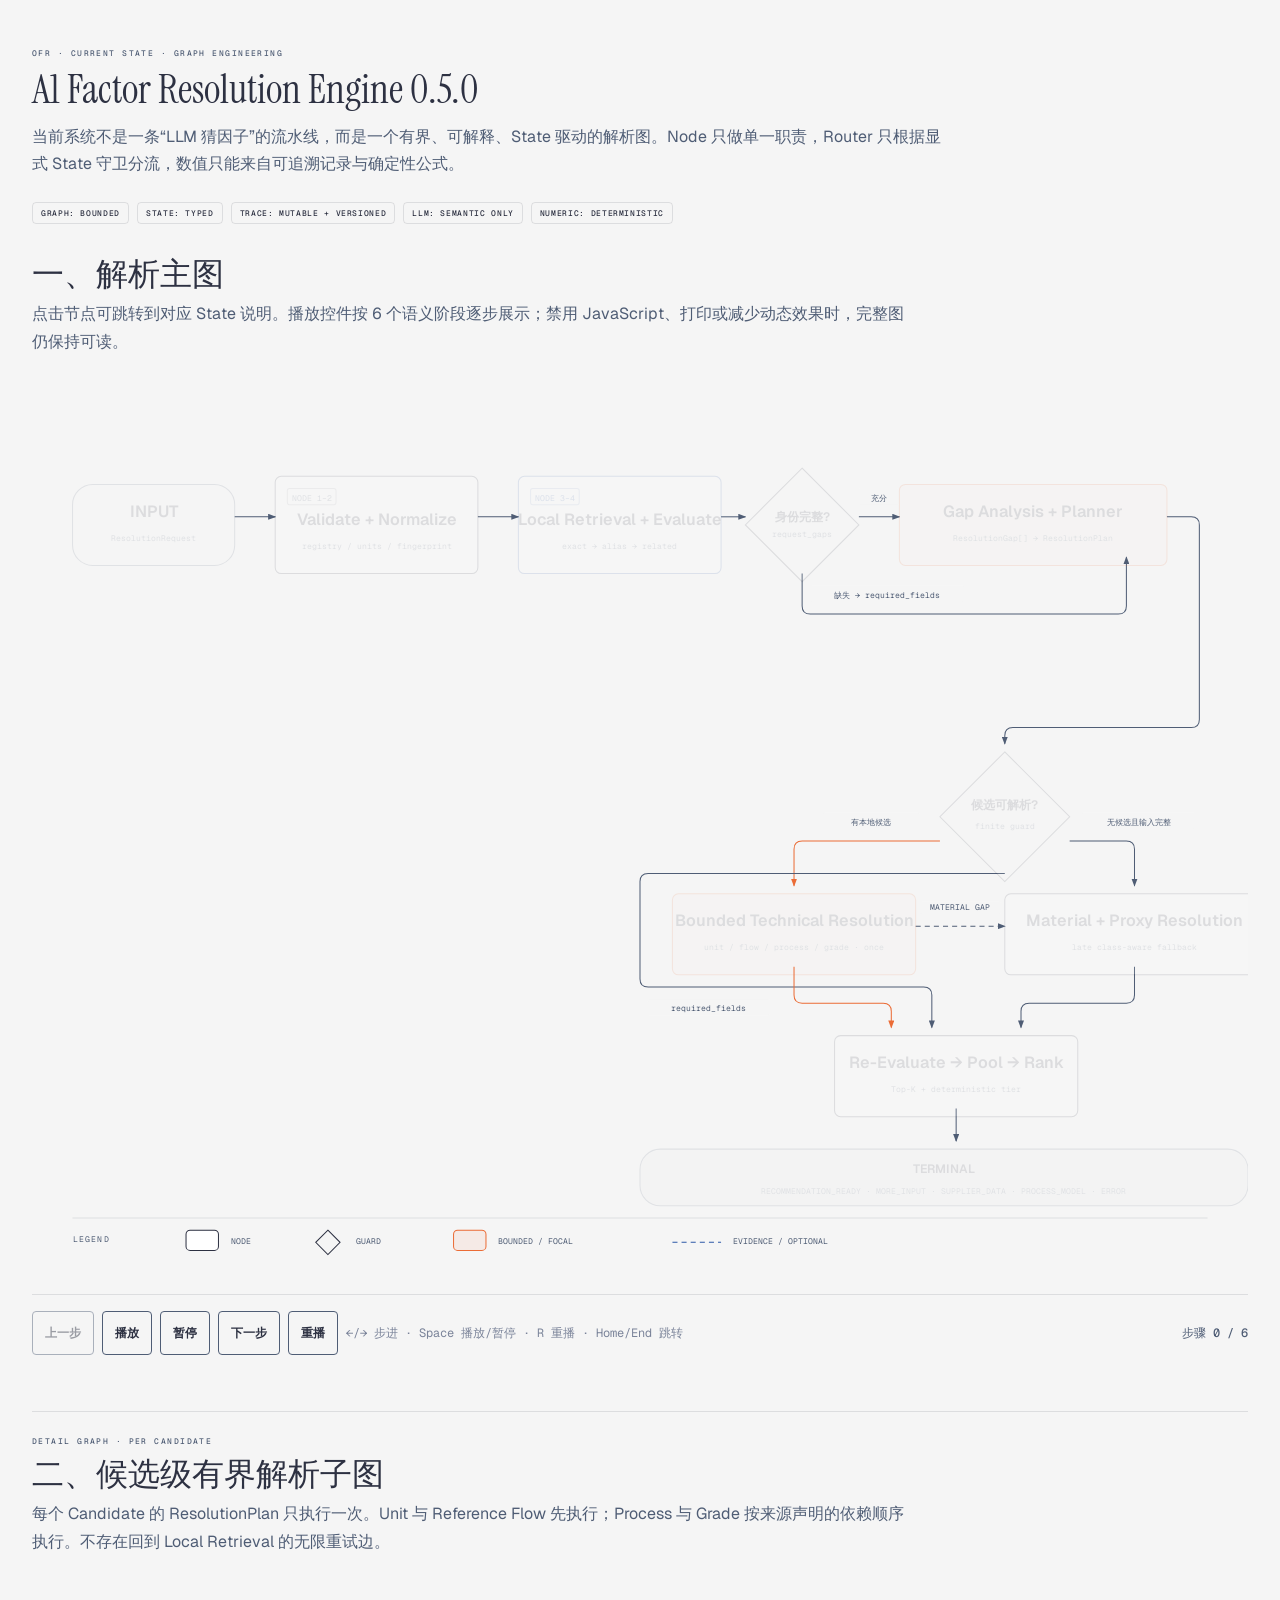
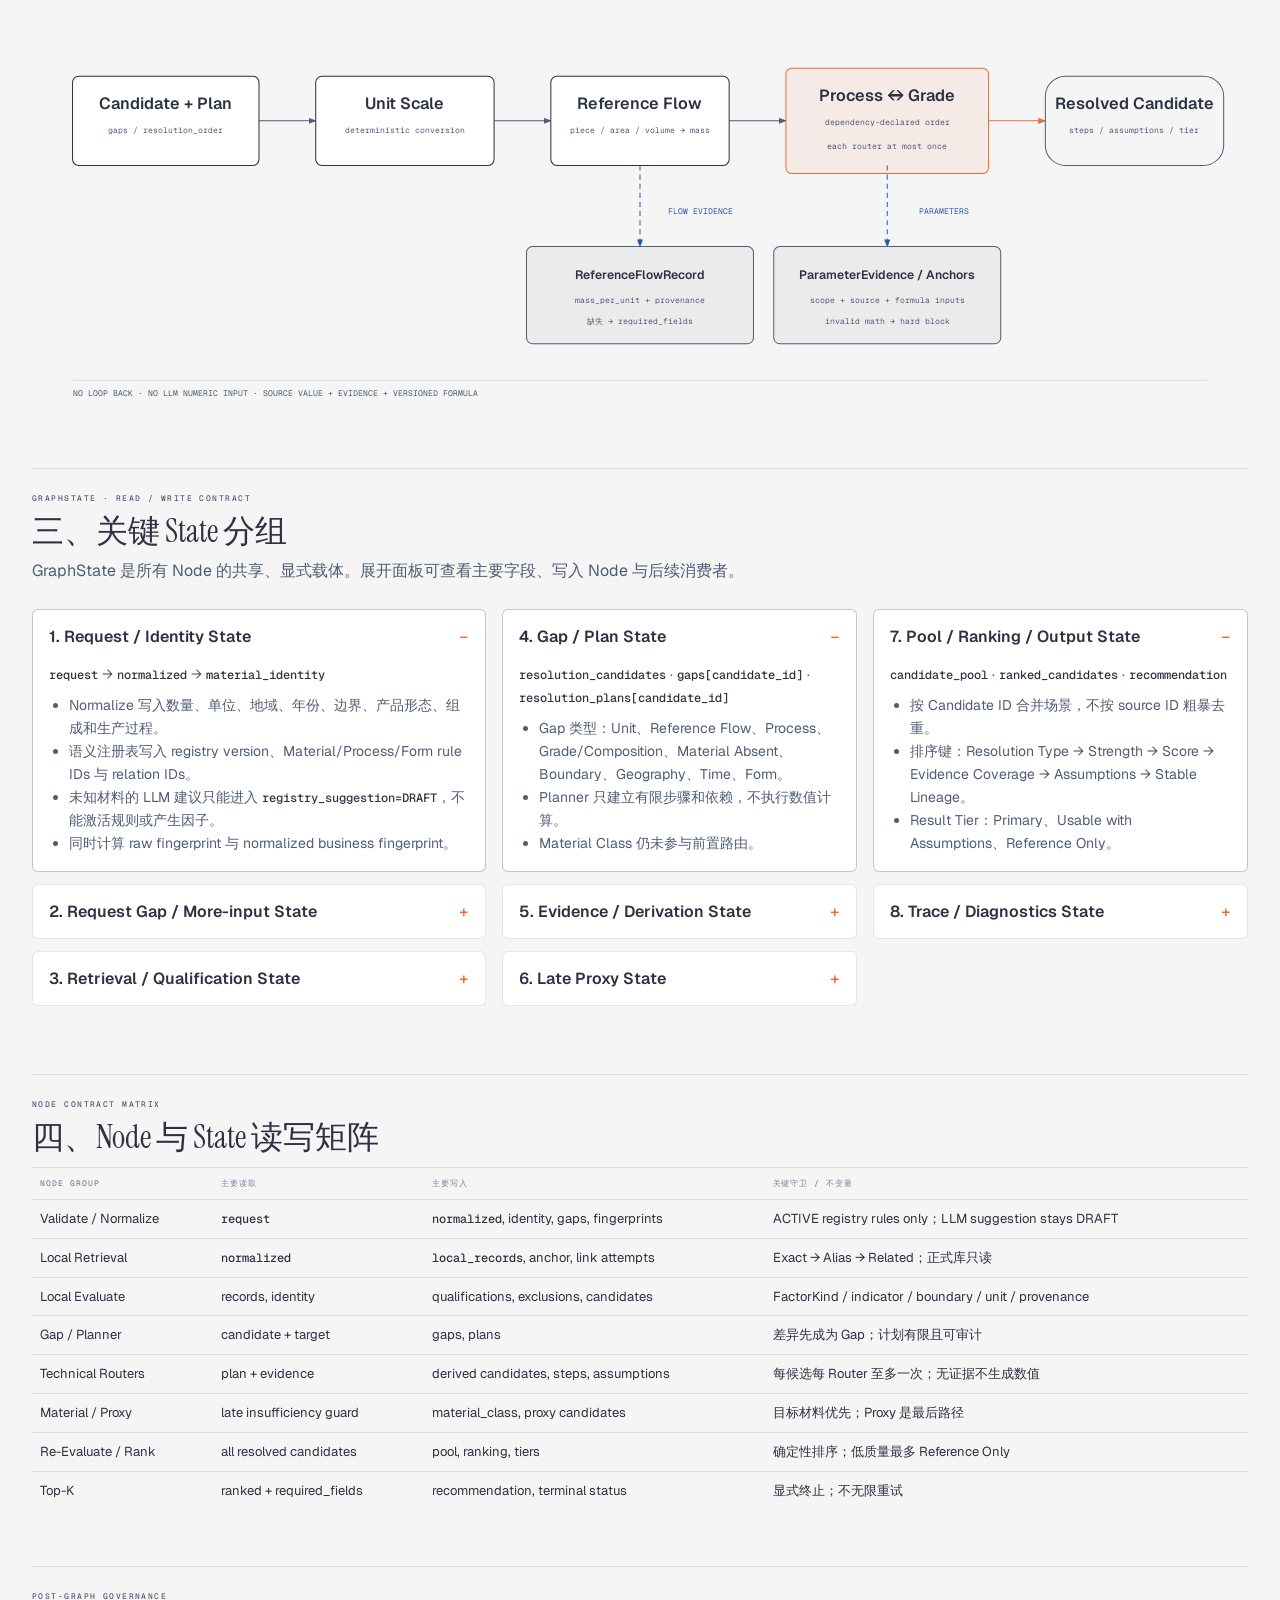
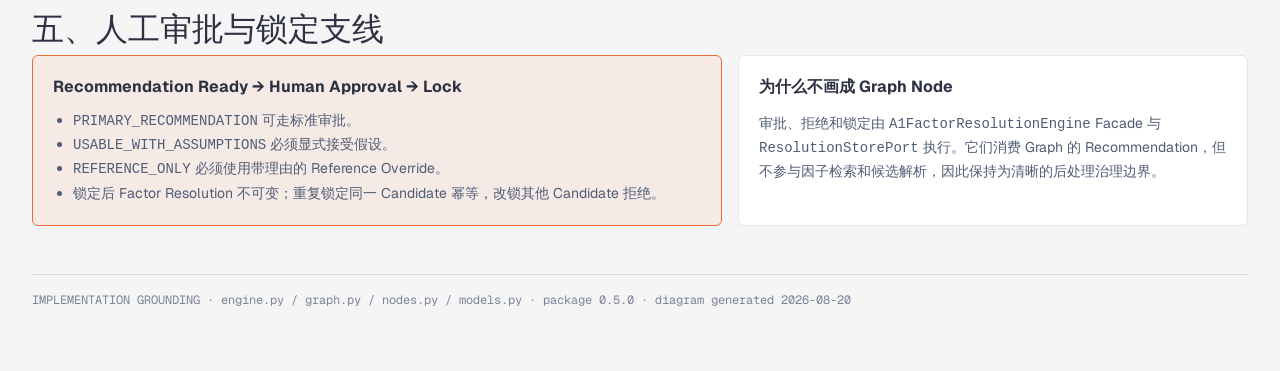
<file: docs/OFR_CURRENT_GRAPH_V0.5_ZH.html>
<!DOCTYPE html>
<html lang="zh-CN">
<head>
  <meta charset="UTF-8">
  <meta name="viewport" content="width=device-width, initial-scale=1.0">
  <title>OFR 0.5.0 当前系统 Graph Engineering</title>
  <link href="https://fonts.googleapis.com/css2?family=Instrument+Serif:ital@0;1&family=Geist:wght@400;500;600&family=Geist+Mono:wght@400;500;600&display=swap" rel="stylesheet">
  <style>
    *, *::before, *::after { box-sizing: border-box; }
    :root {
      --color-paper: #f5f5f5;
      --color-paper-2: #ececec;
      --color-ink: #2d3142;
      --color-muted: #4f5d75;
      --color-soft: #7a8399;
      --color-accent: #eb6c36;
      --color-accent-tint: rgba(235,108,54,.08);
      --color-link: #2e5aa8;
      --color-rule: rgba(45,49,66,.12);
      --font-sans: 'Geist', system-ui, sans-serif;
      --font-serif: 'Instrument Serif', 'Noto Serif SC', serif;
      --font-mono: 'Geist Mono', ui-monospace, monospace;
      --motion-fast: 160ms;
      --motion-step: 480ms;
      --motion-hold: 720ms;
      --motion-total: 4320ms;
      --motion-ease: cubic-bezier(.2,.8,.2,1);
    }
    html { scroll-behavior: smooth; }
    body {
      margin: 0;
      min-height: 100vh;
      padding: 48px 32px 64px;
      color: var(--color-ink);
      background: var(--color-paper);
      font-family: var(--font-sans);
    }
    main { width: min(100%, 1280px); margin: 0 auto; }
    .eyebrow {
      margin: 0 0 8px;
      color: var(--color-muted);
      font: 500 8px/1.4 var(--font-mono);
      letter-spacing: .18em;
      text-transform: uppercase;
    }
    h1 { margin: 0 0 12px; font: 400 40px/1.1 var(--font-serif); }
    .lede { max-width: 920px; margin: 0 0 24px; color: var(--color-muted); font-size: 16px; line-height: 1.7; }
    .meta { display: flex; flex-wrap: wrap; gap: 8px; margin: 0 0 32px; }
    .tag {
      padding: 4px 8px;
      border: 1px solid var(--color-rule);
      border-radius: 4px;
      font: 500 8px/1.5 var(--font-mono);
      letter-spacing: .08em;
    }
    .figure { overflow-x: auto; padding-bottom: 8px; }
    svg { display: block; width: 100%; min-width: 960px; }
    svg a { cursor: pointer; }
    svg a:focus-visible .node-shape,
    svg a:hover .node-shape { stroke: var(--color-accent); stroke-width: 2; }
    .section { margin-top: 56px; padding-top: 24px; border-top: 1px solid var(--color-rule); }
    h2 { margin: 0 0 8px; font: 400 32px/1.15 var(--font-serif); }
    .section-intro { max-width: 880px; margin: 0 0 24px; color: var(--color-muted); line-height: 1.7; }
    .motion-ready [data-motion-item] {
      opacity: .12;
      transform: translateY(8px);
      transform-box: fill-box;
      transform-origin: center;
      transition: opacity var(--motion-step) var(--motion-ease), transform var(--motion-step) var(--motion-ease);
    }
    .motion-ready [data-motion-item].is-visible,
    .motion-ready[data-frame="end"] [data-motion-item],
    .motion-ready[data-frame="static"] [data-motion-item] { opacity: 1; transform: none; }
    [data-motion-controls] {
      display: none;
      align-items: center;
      flex-wrap: wrap;
      gap: 8px;
      margin-top: 16px;
      padding-top: 16px;
      border-top: 1px solid var(--color-rule);
    }
    .motion-ready [data-motion-controls] { display: flex; }
    [data-motion-controls][hidden] { display: none !important; }
    [data-motion-controls] button {
      min-width: 44px;
      min-height: 44px;
      padding: 8px 12px;
      border: 1px solid var(--color-muted);
      border-radius: 4px;
      color: var(--color-ink);
      background: var(--color-paper);
      font: 600 12px/1 var(--font-sans);
      cursor: pointer;
    }
    [data-motion-controls] button:hover { border-color: var(--color-accent); }
    [data-motion-controls] button:focus-visible { outline: 3px solid var(--color-accent); outline-offset: 2px; }
    [data-motion-controls] button:disabled { cursor: not-allowed; opacity: .45; }
    [data-motion-status-visible] { margin-left: auto; color: var(--color-muted); font: 500 12px/1.4 var(--font-mono); }
    .keyboard-help { color: var(--color-soft); font: 400 12px/1.4 var(--font-mono); }
    .state-layout { display: grid; grid-template-columns: 1.15fr .9fr .95fr; gap: 16px; align-items: start; }
    details {
      background: #fff;
      border: 1px solid var(--color-rule);
      border-radius: 6px;
      margin-bottom: 12px;
    }
    details[open] { border-color: rgba(45,49,66,.28); }
    summary {
      padding: 16px;
      cursor: pointer;
      font-weight: 600;
      list-style: none;
    }
    summary::-webkit-details-marker { display: none; }
    summary::after { content: '+'; float: right; color: var(--color-accent); font: 500 16px var(--font-mono); }
    details[open] summary::after { content: '−'; }
    .detail-body { padding: 0 16px 16px; color: var(--color-muted); font-size: 14px; line-height: 1.65; }
    .detail-body ul { margin: 8px 0 0; padding-left: 20px; }
    .detail-body code { color: var(--color-ink); font: 500 12px var(--font-mono); }
    .state-table { width: 100%; border-collapse: collapse; margin-top: 12px; font-size: 13px; }
    .state-table th, .state-table td { padding: 10px 8px; text-align: left; vertical-align: top; border-top: 1px solid var(--color-rule); }
    .state-table th { color: var(--color-soft); font: 500 8px var(--font-mono); letter-spacing: .12em; text-transform: uppercase; }
    .state-table code { font: 500 12px var(--font-mono); }
    .governance { display: grid; grid-template-columns: 1.15fr .85fr; gap: 16px; }
    .card { padding: 20px; background: #fff; border: 1px solid var(--color-rule); border-radius: 6px; }
    .card h3 { margin: 0 0 12px; font-size: 16px; }
    .card p, .card li { color: var(--color-muted); font-size: 14px; line-height: 1.65; }
    .card ul { margin: 0; padding-left: 20px; }
    .accent-card { border-color: var(--color-accent); background: var(--color-accent-tint); }
    .sr-only { position: absolute; width: 1px; height: 1px; padding: 0; margin: -1px; overflow: hidden; clip: rect(0,0,0,0); white-space: nowrap; border: 0; }
    noscript p { margin: 12px 0 0; color: var(--color-muted); font: 500 12px/1.4 var(--font-mono); }
    footer { margin-top: 48px; padding-top: 16px; border-top: 1px solid var(--color-rule); color: var(--color-soft); font: 400 12px/1.6 var(--font-mono); }
    html[data-motion="static"] [data-motion-controls], html[data-motion="static"] [data-motion-decorative] { display: none !important; }
    html[data-motion="static"] [data-motion-item] { opacity: 1 !important; transform: none !important; animation: none !important; transition: none !important; }
    html[data-motion="step"] [data-motion-controls], html[data-motion="step"] [data-motion-decorative] { display: none !important; }
    html[data-motion="step"] [data-motion-item] { animation: none !important; transition: none !important; }
    @media (max-width: 880px) {
      body { padding: 32px 16px 48px; }
      h1 { font-size: 32px; }
      .state-layout, .governance { grid-template-columns: 1fr; }
    }
    @media (prefers-reduced-motion: reduce) {
      *, *::before, *::after { animation-duration: .001ms !important; animation-iteration-count: 1 !important; scroll-behavior: auto !important; transition-duration: .001ms !important; }
      [data-motion-item] { opacity: 1 !important; transform: none !important; }
      [data-motion-decorative] { display: none !important; }
      [data-motion-controls] { display: none !important; }
    }
    @media print {
      body { padding: 16px; }
      [data-motion-controls], [data-motion-decorative] { display: none !important; }
      [data-motion-item] { opacity: 1 !important; transform: none !important; animation: none !important; transition: none !important; }
      details { break-inside: avoid; }
      details > .detail-body { display: block !important; }
    }
  </style>
</head>
<body>
  <main data-motion-root data-motion-mode="step" data-step-count="6" data-step-current="6" data-frame="static" data-static-frame="complete">
    <header>
      <p class="eyebrow">OFR · CURRENT STATE · GRAPH ENGINEERING</p>
      <h1>A1 Factor Resolution Engine 0.5.0</h1>
      <p class="lede">当前系统不是一条“LLM 猜因子”的流水线，而是一个有界、可解释、State 驱动的解析图。Node 只做单一职责，Router 只根据显式 State 守卫分流，数值只能来自可追溯记录与确定性公式。</p>
      <div class="meta">
        <span class="tag">GRAPH: BOUNDED</span>
        <span class="tag">STATE: TYPED</span>
        <span class="tag">TRACE: MUTABLE + VERSIONED</span>
        <span class="tag">LLM: SEMANTIC ONLY</span>
        <span class="tag">NUMERIC: DETERMINISTIC</span>
      </div>
    </header>

    <section aria-labelledby="overview-heading">
      <h2 id="overview-heading">一、解析主图</h2>
      <p class="section-intro">点击节点可跳转到对应 State 说明。播放控件按 6 个语义阶段逐步展示；禁用 JavaScript、打印或减少动态效果时，完整图仍保持可读。</p>
      <div class="figure">
        <svg viewBox="0 0 1200 880" xmlns="http://www.w3.org/2000/svg" role="img" aria-labelledby="ofr-main-title ofr-main-desc">
          <title id="ofr-main-title">OFR 0.5.0 因子解析主图</title>
          <desc id="ofr-main-desc">从输入校验和语义注册表标准化开始，经正式本地检索、资格评估、Gap Analysis、候选级有限解析、必要时的晚期材料 Proxy，最终汇总排序并进入明确终态。</desc>
          <defs>
            <marker id="ofr-main-arrow" markerWidth="8" markerHeight="6" refX="7" refY="3" orient="auto"><polygon points="0 0,8 3,0 6" fill="#4f5d75"/></marker>
            <marker id="ofr-main-arrow-accent" markerWidth="8" markerHeight="6" refX="7" refY="3" orient="auto"><polygon points="0 0,8 3,0 6" fill="#eb6c36"/></marker>
            <marker id="ofr-main-arrow-link" markerWidth="8" markerHeight="6" refX="7" refY="3" orient="auto"><polygon points="0 0,8 3,0 6" fill="#2e5aa8"/></marker>
          </defs>
          <rect width="1200" height="880" fill="#f5f5f5"/>

          <!-- Persistent connectors: drawn before nodes. -->
          <path d="M200 136 H240" fill="none" stroke="#4f5d75" marker-end="url(#ofr-main-arrow)"/>
          <path d="M440 136 H480" fill="none" stroke="#4f5d75" marker-end="url(#ofr-main-arrow)"/>
          <path d="M680 136 H704" fill="none" stroke="#4f5d75" marker-end="url(#ofr-main-arrow)"/>
          <path d="M816 136 H856" fill="none" stroke="#4f5d75" marker-end="url(#ofr-main-arrow)"/>
          <path d="M760 192 V224 Q760 232 768 232 H1072 Q1080 232 1080 224 V176" fill="none" stroke="#4f5d75" marker-end="url(#ofr-main-arrow)"/>
          <path d="M1120 136 H1144 Q1152 136 1152 144 V336 Q1152 344 1144 344 H968 Q960 344 960 352 V360" fill="none" stroke="#4f5d75" marker-end="url(#ofr-main-arrow)"/>
          <path d="M896 456 H760 Q752 456 752 464 V500" fill="none" stroke="#eb6c36" marker-end="url(#ofr-main-arrow-accent)"/>
          <path d="M1024 456 H1080 Q1088 456 1088 464 V500" fill="none" stroke="#4f5d75" marker-end="url(#ofr-main-arrow)"/>
          <path d="M960 488 H608 Q600 488 600 496 V592 Q600 600 608 600 H880 Q888 600 888 608 V640" fill="none" stroke="#4f5d75" marker-end="url(#ofr-main-arrow)"/>
          <path d="M872 540 H960" fill="none" stroke="#4f5d75" stroke-dasharray="5,4" marker-end="url(#ofr-main-arrow)"/>
          <path d="M752 580 V608 Q752 616 760 616 H840 Q848 616 848 624 V640" fill="none" stroke="#eb6c36" marker-end="url(#ofr-main-arrow-accent)"/>
          <path d="M1088 580 V608 Q1088 616 1080 616 H984 Q976 616 976 624 V640" fill="none" stroke="#4f5d75" marker-end="url(#ofr-main-arrow)"/>
          <path d="M912 720 V752" fill="none" stroke="#4f5d75" marker-end="url(#ofr-main-arrow)"/>

          <!-- Decision labels with opaque masks and visible connector gaps. -->
          <rect x="816" y="108" width="40" height="16" rx="2" fill="#f5f5f5"/>
          <text x="836" y="120" text-anchor="middle" fill="#4f5d75" font-family="Geist Mono,monospace" font-size="8">充分</text>
          <rect x="768" y="204" width="152" height="16" rx="2" fill="#f5f5f5"/>
          <text x="844" y="216" text-anchor="middle" fill="#4f5d75" font-family="Geist Mono,monospace" font-size="8">缺失 → required_fields</text>
          <rect x="780" y="428" width="96" height="16" rx="2" fill="#f5f5f5"/>
          <text x="828" y="440" text-anchor="middle" fill="#4f5d75" font-family="Geist Mono,monospace" font-size="8">有本地候选</text>
          <rect x="1036" y="428" width="112" height="16" rx="2" fill="#f5f5f5"/>
          <text x="1092" y="440" text-anchor="middle" fill="#4f5d75" font-family="Geist Mono,monospace" font-size="8">无候选且输入完整</text>
          <rect x="876" y="516" width="80" height="12" rx="2" fill="#f5f5f5"/>
          <text x="916" y="524" text-anchor="middle" fill="#4f5d75" font-family="Geist Mono,monospace" font-size="8">MATERIAL GAP</text>
          <rect x="608" y="612" width="120" height="16" rx="2" fill="#f5f5f5"/>
          <text x="668" y="624" text-anchor="middle" fill="#4f5d75" font-family="Geist Mono,monospace" font-size="8">required_fields</text>

          <g data-motion-item data-step="1" aria-label="步骤 1：接收结构化请求">
            <a href="#state-request" aria-label="查看 Input State">
              <rect class="node-shape" x="40" y="96" width="160" height="80" rx="20" fill="#f5f5f5" stroke="#4f5d75"/>
              <text x="120" y="128" text-anchor="middle" fill="#2d3142" font-family="Geist,sans-serif" font-size="16" font-weight="600">INPUT</text>
              <text x="120" y="152" text-anchor="middle" fill="#4f5d75" font-family="Geist Mono,monospace" font-size="8">ResolutionRequest</text>
            </a>
          </g>

          <g data-motion-item data-step="2" aria-label="步骤 2：校验并通过版本化语义注册表标准化">
            <a href="#state-normalize" aria-label="查看 Validate 与 Normalize State">
              <rect class="node-shape" x="240" y="88" width="200" height="96" rx="6" fill="#fff" stroke="#2d3142"/>
              <rect x="252" y="100" width="48" height="16" rx="2" fill="transparent" stroke="rgba(45,49,66,.4)"/>
              <text x="276" y="112" text-anchor="middle" fill="#4f5d75" font-family="Geist Mono,monospace" font-size="8">NODE 1–2</text>
              <text x="340" y="136" text-anchor="middle" fill="#2d3142" font-family="Geist,sans-serif" font-size="16" font-weight="600">Validate + Normalize</text>
              <text x="340" y="160" text-anchor="middle" fill="#4f5d75" font-family="Geist Mono,monospace" font-size="8">registry / units / fingerprint</text>
            </a>
          </g>

          <g data-motion-item data-step="3" aria-label="步骤 3：从正式目录检索并逐层资格评估">
            <a href="#state-local" aria-label="查看 Local Retrieval 与 Evaluate State">
              <rect class="node-shape" x="480" y="88" width="200" height="96" rx="6" fill="#fff" stroke="#2e5aa8"/>
              <rect x="492" y="100" width="48" height="16" rx="2" fill="transparent" stroke="rgba(46,90,168,.5)"/>
              <text x="516" y="112" text-anchor="middle" fill="#2e5aa8" font-family="Geist Mono,monospace" font-size="8">NODE 3–4</text>
              <text x="580" y="136" text-anchor="middle" fill="#2d3142" font-family="Geist,sans-serif" font-size="16" font-weight="600">Local Retrieval + Evaluate</text>
              <text x="580" y="160" text-anchor="middle" fill="#4f5d75" font-family="Geist Mono,monospace" font-size="8">exact → alias → related</text>
            </a>
          </g>

          <g data-motion-item data-step="4" aria-label="步骤 4：检查请求身份完整性">
            <a href="#state-identity" aria-label="查看身份守卫 State">
              <polygon class="node-shape" points="760,80 816,136 760,192 704,136" fill="#f5f5f5" stroke="#2d3142"/>
              <text x="760" y="132" text-anchor="middle" fill="#2d3142" font-family="Geist,sans-serif" font-size="12" font-weight="600">身份完整?</text>
              <text x="760" y="148" text-anchor="middle" fill="#4f5d75" font-family="Geist Mono,monospace" font-size="8">request_gaps</text>
            </a>
            <a href="#state-plan" aria-label="查看 Gap Analysis 与 Planner State">
              <rect class="node-shape" x="856" y="96" width="264" height="80" rx="6" fill="rgba(235,108,54,.08)" stroke="#eb6c36"/>
              <text x="988" y="128" text-anchor="middle" fill="#2d3142" font-family="Geist,sans-serif" font-size="16" font-weight="600">Gap Analysis + Planner</text>
              <text x="988" y="152" text-anchor="middle" fill="#4f5d75" font-family="Geist Mono,monospace" font-size="8">ResolutionGap[] → ResolutionPlan</text>
            </a>
          </g>

          <g data-motion-item data-step="5" aria-label="步骤 5：执行候选级有限解析，必要时进入晚期材料 Proxy">
            <a href="#state-resolution" aria-label="查看候选守卫">
              <polygon class="node-shape" points="960,360 1024,424 960,488 896,424" fill="#f5f5f5" stroke="#2d3142"/>
              <text x="960" y="416" text-anchor="middle" fill="#2d3142" font-family="Geist,sans-serif" font-size="12" font-weight="600">候选可解析?</text>
              <text x="960" y="436" text-anchor="middle" fill="#4f5d75" font-family="Geist Mono,monospace" font-size="8">finite guard</text>
            </a>
            <a href="#candidate-detail" aria-label="查看候选级有界解析子图">
              <rect class="node-shape" x="632" y="500" width="240" height="80" rx="6" fill="rgba(235,108,54,.08)" stroke="#eb6c36"/>
              <text x="752" y="532" text-anchor="middle" fill="#2d3142" font-family="Geist,sans-serif" font-size="16" font-weight="600">Bounded Technical Resolution</text>
              <text x="752" y="556" text-anchor="middle" fill="#4f5d75" font-family="Geist Mono,monospace" font-size="8">unit / flow / process / grade · once</text>
            </a>
            <a href="#state-proxy" aria-label="查看 Material 与 Proxy State">
              <rect class="node-shape" x="960" y="500" width="256" height="80" rx="6" fill="#fff" stroke="#2d3142"/>
              <text x="1088" y="532" text-anchor="middle" fill="#2d3142" font-family="Geist,sans-serif" font-size="16" font-weight="600">Material + Proxy Resolution</text>
              <text x="1088" y="556" text-anchor="middle" fill="#4f5d75" font-family="Geist Mono,monospace" font-size="8">late class-aware fallback</text>
            </a>
          </g>

          <g data-motion-item data-step="6" aria-label="步骤 6：重新评估、汇总、稳定排序并返回 Top-K 或明确后续状态">
            <a href="#state-output" aria-label="查看 Re-Evaluate、Pool、Rank 与 Top-K State">
              <rect class="node-shape" x="792" y="640" width="240" height="80" rx="6" fill="#fff" stroke="#2d3142"/>
              <text x="912" y="672" text-anchor="middle" fill="#2d3142" font-family="Geist,sans-serif" font-size="16" font-weight="600">Re-Evaluate → Pool → Rank</text>
              <text x="912" y="696" text-anchor="middle" fill="#4f5d75" font-family="Geist Mono,monospace" font-size="8">Top-K + deterministic tier</text>
            </a>
            <rect x="600" y="752" width="600" height="56" rx="20" fill="rgba(45,49,66,.05)" stroke="#4f5d75"/>
            <text x="900" y="776" text-anchor="middle" fill="#2d3142" font-family="Geist,sans-serif" font-size="12" font-weight="600">TERMINAL</text>
            <text x="900" y="796" text-anchor="middle" fill="#4f5d75" font-family="Geist Mono,monospace" font-size="8">RECOMMENDATION_READY · MORE_INPUT · SUPPLIER_DATA · PROCESS_MODEL · ERROR</text>
          </g>

          <line x1="40" y1="828" x2="1160" y2="828" stroke="rgba(45,49,66,.12)"/>
          <text x="40" y="852" fill="#4f5d75" font-family="Geist Mono,monospace" font-size="8" letter-spacing="1.2">LEGEND</text>
          <rect x="152" y="840" width="32" height="20" rx="4" fill="#fff" stroke="#2d3142"/>
          <text x="196" y="854" fill="#4f5d75" font-family="Geist Mono,monospace" font-size="8">NODE</text>
          <polygon points="292,840 304,852 292,864 280,852" fill="#f5f5f5" stroke="#2d3142"/>
          <text x="320" y="854" fill="#4f5d75" font-family="Geist Mono,monospace" font-size="8">GUARD</text>
          <rect x="416" y="840" width="32" height="20" rx="4" fill="rgba(235,108,54,.08)" stroke="#eb6c36"/>
          <text x="460" y="854" fill="#4f5d75" font-family="Geist Mono,monospace" font-size="8">BOUNDED / FOCAL</text>
          <line x1="632" y1="852" x2="680" y2="852" stroke="#2e5aa8" stroke-dasharray="5,4"/>
          <text x="692" y="854" fill="#4f5d75" font-family="Geist Mono,monospace" font-size="8">EVIDENCE / OPTIONAL</text>
        </svg>
      </div>
      <div data-motion-controls role="group" aria-label="图形播放控件">
        <button type="button" data-motion-action="prev">上一步</button>
        <button type="button" data-motion-action="play" aria-pressed="false">播放</button>
        <button type="button" data-motion-action="pause" aria-pressed="true">暂停</button>
        <button type="button" data-motion-action="next">下一步</button>
        <button type="button" data-motion-action="replay">重播</button>
        <span class="keyboard-help">←/→ 步进 · Space 播放/暂停 · R 重播 · Home/End 跳转</span>
        <span data-motion-status-visible aria-hidden="true">步骤 <span data-motion-step-label>6</span> / 6</span>
      </div>
      <p class="sr-only" data-motion-status role="status" aria-live="polite" aria-atomic="true"></p>
      <noscript><p>交互播放需要 JavaScript；上方已经显示完整静态图。</p></noscript>
    </section>

    <section class="section" id="candidate-detail" aria-labelledby="candidate-heading">
      <p class="eyebrow">DETAIL GRAPH · PER CANDIDATE</p>
      <h2 id="candidate-heading">二、候选级有界解析子图</h2>
      <p class="section-intro">每个 Candidate 的 ResolutionPlan 只执行一次。Unit 与 Reference Flow 先执行；Process 与 Grade 按来源声明的依赖顺序执行。不存在回到 Local Retrieval 的无限重试边。</p>
      <div class="figure">
        <svg viewBox="0 0 1200 420" xmlns="http://www.w3.org/2000/svg" role="img" aria-labelledby="ofr-candidate-title ofr-candidate-desc">
          <title id="ofr-candidate-title">OFR 候选级有限解析子图</title>
          <desc id="ofr-candidate-desc">候选与解析计划依次进入单位比例、参考流和依赖排序的过程及牌号解析，使用来源证据和确定性公式，最终输出带完整 lineage 的候选。</desc>
          <defs>
            <marker id="ofr-candidate-arrow" markerWidth="8" markerHeight="6" refX="7" refY="3" orient="auto"><polygon points="0 0,8 3,0 6" fill="#4f5d75"/></marker>
            <marker id="ofr-candidate-arrow-accent" markerWidth="8" markerHeight="6" refX="7" refY="3" orient="auto"><polygon points="0 0,8 3,0 6" fill="#eb6c36"/></marker>
            <marker id="ofr-candidate-arrow-link" markerWidth="8" markerHeight="6" refX="7" refY="3" orient="auto"><polygon points="0 0,8 3,0 6" fill="#2e5aa8"/></marker>
          </defs>
          <rect width="1200" height="420" fill="#f5f5f5"/>
          <path d="M224 140 H280" fill="none" stroke="#4f5d75" marker-end="url(#ofr-candidate-arrow)"/>
          <path d="M456 140 H512" fill="none" stroke="#4f5d75" marker-end="url(#ofr-candidate-arrow)"/>
          <path d="M688 140 H744" fill="none" stroke="#4f5d75" marker-end="url(#ofr-candidate-arrow)"/>
          <path d="M944 140 H1000" fill="none" stroke="#eb6c36" marker-end="url(#ofr-candidate-arrow-accent)"/>
          <path d="M600 184 V264" fill="none" stroke="#2e5aa8" stroke-dasharray="5,4" marker-end="url(#ofr-candidate-arrow-link)"/>
          <path d="M844 184 V264" fill="none" stroke="#2e5aa8" stroke-dasharray="5,4" marker-end="url(#ofr-candidate-arrow-link)"/>
          <rect x="616" y="220" width="88" height="16" rx="2" fill="#f5f5f5"/>
          <text x="660" y="232" text-anchor="middle" fill="#2e5aa8" font-family="Geist Mono,monospace" font-size="8">FLOW EVIDENCE</text>
          <rect x="856" y="220" width="88" height="16" rx="2" fill="#f5f5f5"/>
          <text x="900" y="232" text-anchor="middle" fill="#2e5aa8" font-family="Geist Mono,monospace" font-size="8">PARAMETERS</text>

          <g>
            <rect class="node-shape" x="40" y="96" width="184" height="88" rx="6" fill="#fff" stroke="#2d3142"/>
            <text x="132" y="128" text-anchor="middle" fill="#2d3142" font-family="Geist,sans-serif" font-size="16" font-weight="600">Candidate + Plan</text>
            <text x="132" y="152" text-anchor="middle" fill="#4f5d75" font-family="Geist Mono,monospace" font-size="8">gaps / resolution_order</text>
          </g>
          <g>
            <rect class="node-shape" x="280" y="96" width="176" height="88" rx="6" fill="#fff" stroke="#2d3142"/>
            <text x="368" y="128" text-anchor="middle" fill="#2d3142" font-family="Geist,sans-serif" font-size="16" font-weight="600">Unit Scale</text>
            <text x="368" y="152" text-anchor="middle" fill="#4f5d75" font-family="Geist Mono,monospace" font-size="8">deterministic conversion</text>
          </g>
          <g>
            <rect class="node-shape" x="512" y="96" width="176" height="88" rx="6" fill="#fff" stroke="#2d3142"/>
            <text x="600" y="128" text-anchor="middle" fill="#2d3142" font-family="Geist,sans-serif" font-size="16" font-weight="600">Reference Flow</text>
            <text x="600" y="152" text-anchor="middle" fill="#4f5d75" font-family="Geist Mono,monospace" font-size="8">piece / area / volume → mass</text>
          </g>
          <g>
            <rect class="node-shape" x="744" y="88" width="200" height="104" rx="6" fill="rgba(235,108,54,.08)" stroke="#eb6c36"/>
            <text x="844" y="120" text-anchor="middle" fill="#2d3142" font-family="Geist,sans-serif" font-size="16" font-weight="600">Process ↔ Grade</text>
            <text x="844" y="144" text-anchor="middle" fill="#4f5d75" font-family="Geist Mono,monospace" font-size="8">dependency-declared order</text>
            <text x="844" y="168" text-anchor="middle" fill="#4f5d75" font-family="Geist Mono,monospace" font-size="8">each router at most once</text>
          </g>
          <g>
            <rect class="node-shape" x="1000" y="96" width="176" height="88" rx="20" fill="#f5f5f5" stroke="#4f5d75"/>
            <text x="1088" y="128" text-anchor="middle" fill="#2d3142" font-family="Geist,sans-serif" font-size="16" font-weight="600">Resolved Candidate</text>
            <text x="1088" y="152" text-anchor="middle" fill="#4f5d75" font-family="Geist Mono,monospace" font-size="8">steps / assumptions / tier</text>
          </g>
          <g>
            <rect x="488" y="264" width="224" height="96" rx="6" fill="rgba(45,49,66,.05)" stroke="#4f5d75"/>
            <text x="600" y="296" text-anchor="middle" fill="#2d3142" font-family="Geist,sans-serif" font-size="12" font-weight="600">ReferenceFlowRecord</text>
            <text x="600" y="320" text-anchor="middle" fill="#4f5d75" font-family="Geist Mono,monospace" font-size="8">mass_per_unit + provenance</text>
            <text x="600" y="340" text-anchor="middle" fill="#4f5d75" font-family="Geist Mono,monospace" font-size="8">缺失 → required_fields</text>
          </g>
          <g>
            <rect x="732" y="264" width="224" height="96" rx="6" fill="rgba(45,49,66,.05)" stroke="#4f5d75"/>
            <text x="844" y="296" text-anchor="middle" fill="#2d3142" font-family="Geist,sans-serif" font-size="12" font-weight="600">ParameterEvidence / Anchors</text>
            <text x="844" y="320" text-anchor="middle" fill="#4f5d75" font-family="Geist Mono,monospace" font-size="8">scope + source + formula inputs</text>
            <text x="844" y="340" text-anchor="middle" fill="#4f5d75" font-family="Geist Mono,monospace" font-size="8">invalid math → hard block</text>
          </g>
          <line x1="40" y1="396" x2="1160" y2="396" stroke="rgba(45,49,66,.12)"/>
          <text x="40" y="412" fill="#4f5d75" font-family="Geist Mono,monospace" font-size="8">NO LOOP BACK · NO LLM NUMERIC INPUT · SOURCE VALUE + EVIDENCE + VERSIONED FORMULA</text>
        </svg>
      </div>
    </section>

    <section class="section" aria-labelledby="state-heading">
      <p class="eyebrow">GRAPHSTATE · READ / WRITE CONTRACT</p>
      <h2 id="state-heading">三、关键 State 分组</h2>
      <p class="section-intro">GraphState 是所有 Node 的共享、显式载体。展开面板可查看主要字段、写入 Node 与后续消费者。</p>
      <div class="state-layout">
        <div>
          <details id="state-request" open>
            <summary>1. Request / Identity State</summary>
            <div class="detail-body" id="state-normalize">
              <code>request</code> → <code>normalized</code> → <code>material_identity</code>
              <ul>
                <li>Normalize 写入数量、单位、地域、年份、边界、产品形态、组成和生产过程。</li>
                <li>语义注册表写入 registry version、Material/Process/Form rule IDs 与 relation IDs。</li>
                <li>未知材料的 LLM 建议只能进入 <code>registry_suggestion=DRAFT</code>，不能激活规则或产生因子。</li>
                <li>同时计算 raw fingerprint 与 normalized business fingerprint。</li>
              </ul>
            </div>
          </details>
          <details id="state-identity">
            <summary>2. Request Gap / More-input State</summary>
            <div class="detail-body">
              <code>request_gaps</code> · <code>required_fields</code> · <code>provisional_options</code> · <code>request_resolution_plan</code>
              <ul>
                <li>宽泛产品族不能静默选择某个子类型。</li>
                <li>存在必填身份缺口时清空可决策候选，但保留 recall 与 qualification 证据。</li>
                <li>最终由 Top-K 统一返回 <code>MORE_INPUT_NEEDED</code>。</li>
              </ul>
            </div>
          </details>
          <details id="state-local">
            <summary>3. Retrieval / Qualification State</summary>
            <div class="detail-body">
              <code>local_records</code> · <code>link_attempts</code> · <code>recall_observations</code> · <code>qualifications</code> · <code>excluded_candidates</code>
              <ul>
                <li>检索顺序：Exact → registered Alias → identity-aware Related。</li>
                <li>Direct、Proxy、Grade Anchor 共用 Qualification Policy。</li>
                <li>排放限值、错误指标、边界或产品限定不能进入正常 A1 Candidate Pool。</li>
                <li>Trace 同时锚定正式数据库 catalog version 与 SHA-256。</li>
              </ul>
            </div>
          </details>
        </div>
        <div>
          <details id="state-plan" open>
            <summary>4. Gap / Plan State</summary>
            <div class="detail-body">
              <code>resolution_candidates</code> · <code>gaps[candidate_id]</code> · <code>resolution_plans[candidate_id]</code>
              <ul>
                <li>Gap 类型：Unit、Reference Flow、Process、Grade/Composition、Material Absent、Boundary、Geography、Time、Form。</li>
                <li>Planner 只建立有限步骤和依赖，不执行数值计算。</li>
                <li>Material Class 仍未参与前置路由。</li>
              </ul>
            </div>
          </details>
          <details id="state-resolution">
            <summary>5. Evidence / Derivation State</summary>
            <div class="detail-body">
              <code>reference_flow_records</code> · <code>parameter_evidence</code> · <code>transformation_steps</code> · <code>derived_candidates</code>
              <ul>
                <li>每个数值变换保留 formula ID、输入、输出、source IDs 和 parameter IDs。</li>
                <li>过程计算验证共同上游非负、能源份额完整、includes_process 与参数作用域。</li>
                <li>牌号只接受同 series 且资格完整的锚点；禁止按纯度比例缩放整个因子。</li>
              </ul>
            </div>
          </details>
          <details id="state-proxy">
            <summary>6. Late Proxy State</summary>
            <div class="detail-body">
              <code>material_class</code> · <code>proxy_records</code> · <code>proxy_candidates</code>
              <ul>
                <li>守卫：无可解析本地候选，或候选仍有 <code>MATERIAL_ABSENT</code>。</li>
                <li>Material Class 仅指导最后的技术代理，不抢占目标材料本身的检索。</li>
                <li>Proxy 也必须资格评估，并只允许一次候选级有限解析。</li>
              </ul>
            </div>
          </details>
        </div>
        <div>
          <details id="state-output" open>
            <summary>7. Pool / Ranking / Output State</summary>
            <div class="detail-body">
              <code>candidate_pool</code> · <code>ranked_candidates</code> · <code>recommendation</code>
              <ul>
                <li>按 Candidate ID 合并场景，不按 source ID 粗暴去重。</li>
                <li>排序键：Resolution Type → Strength → Score → Evidence Coverage → Assumptions → Stable Lineage。</li>
                <li>Result Tier：Primary、Usable with Assumptions、Reference Only。</li>
              </ul>
            </div>
          </details>
          <details>
            <summary>8. Trace / Diagnostics State</summary>
            <div class="detail-body">
              <code>events</code> · <code>trace</code> · <code>assumptions</code> · <code>warnings</code> · <code>errors</code>
              <ul>
                <li>每个 Node 通过 <code>state.event()</code> 追加 AuditEvent 和 TraceEntry。</li>
                <li>Trace 可更新，不是不可变快照；锁定的候选结果保持不可变。</li>
                <li>可解释数据库更新前后的召回、排除和排名变化。</li>
              </ul>
            </div>
          </details>
        </div>
      </div>
    </section>

    <section class="section" aria-labelledby="matrix-heading">
      <p class="eyebrow">NODE CONTRACT MATRIX</p>
      <h2 id="matrix-heading">四、Node 与 State 读写矩阵</h2>
      <table class="state-table">
        <thead><tr><th>NODE GROUP</th><th>主要读取</th><th>主要写入</th><th>关键守卫 / 不变量</th></tr></thead>
        <tbody>
          <tr><td>Validate / Normalize</td><td><code>request</code></td><td><code>normalized</code>, identity, gaps, fingerprints</td><td>ACTIVE registry rules only；LLM suggestion stays DRAFT</td></tr>
          <tr><td>Local Retrieval</td><td><code>normalized</code></td><td><code>local_records</code>, anchor, link attempts</td><td>Exact → Alias → Related；正式库只读</td></tr>
          <tr><td>Local Evaluate</td><td>records, identity</td><td>qualifications, exclusions, candidates</td><td>FactorKind / indicator / boundary / unit / provenance</td></tr>
          <tr><td>Gap / Planner</td><td>candidate + target</td><td>gaps, plans</td><td>差异先成为 Gap；计划有限且可审计</td></tr>
          <tr><td>Technical Routers</td><td>plan + evidence</td><td>derived candidates, steps, assumptions</td><td>每候选每 Router 至多一次；无证据不生成数值</td></tr>
          <tr><td>Material / Proxy</td><td>late insufficiency guard</td><td>material_class, proxy candidates</td><td>目标材料优先；Proxy 是最后路径</td></tr>
          <tr><td>Re-Evaluate / Rank</td><td>all resolved candidates</td><td>pool, ranking, tiers</td><td>确定性排序；低质量最多 Reference Only</td></tr>
          <tr><td>Top-K</td><td>ranked + required_fields</td><td>recommendation, terminal status</td><td>显式终止；不无限重试</td></tr>
        </tbody>
      </table>
    </section>

    <section class="section" aria-labelledby="governance-heading">
      <p class="eyebrow">POST-GRAPH GOVERNANCE</p>
      <h2 id="governance-heading">五、人工审批与锁定支线</h2>
      <div class="governance">
        <div class="card accent-card">
          <h3>Recommendation Ready → Human Approval → Lock</h3>
          <ul>
            <li><code>PRIMARY_RECOMMENDATION</code> 可走标准审批。</li>
            <li><code>USABLE_WITH_ASSUMPTIONS</code> 必须显式接受假设。</li>
            <li><code>REFERENCE_ONLY</code> 必须使用带理由的 Reference Override。</li>
            <li>锁定后 Factor Resolution 不可变；重复锁定同一 Candidate 幂等，改锁其他 Candidate 拒绝。</li>
          </ul>
        </div>
        <div class="card">
          <h3>为什么不画成 Graph Node</h3>
          <p>审批、拒绝和锁定由 <code>A1FactorResolutionEngine</code> Facade 与 <code>ResolutionStorePort</code> 执行。它们消费 Graph 的 Recommendation，但不参与因子检索和候选解析，因此保持为清晰的后处理治理边界。</p>
        </div>
      </div>
    </section>

    <footer>IMPLEMENTATION GROUNDING · engine.py / graph.py / nodes.py / models.py · package 0.5.0 · diagram generated 2026-08-20</footer>
  </main>

  <script data-diagram-controls>
    (() => {
      const params = new URLSearchParams(location.search);
      const staticOverride = params.get('motion') === 'static' || document.documentElement.dataset.motion === 'static';
      const requestedStep = params.get('step');
      const reduce = matchMedia('(prefers-reduced-motion: reduce)');
      document.fonts.ready.then(() => { document.documentElement.dataset.fontsReady = 'true'; });

      document.querySelectorAll('[data-motion-root]').forEach((root) => {
        const count = Number(root.dataset.stepCount);
        const hold = parseFloat(getComputedStyle(root).getPropertyValue('--motion-hold')) || 720;
        const parsedStep = requestedStep !== null && /^\d+$/.test(requestedStep) ? Number(requestedStep) : null;
        const exactStep = params.get('motion') === 'step' && Number.isSafeInteger(parsedStep) && parsedStep >= 0 && parsedStep <= count ? parsedStep : null;
        const items = [...root.querySelectorAll('[data-motion-item]')];
        const labels = Array.from({ length: count + 1 }, (_, index) => index === 0
          ? 'Ready'
          : items.filter((item) => !item.hasAttribute('data-motion-decorative') && Number(item.dataset.step) === index)
              .map((item) => item.getAttribute('aria-label')).join('; '));
        const controls = root.querySelector('[data-motion-controls]');
        const status = root.querySelector('[data-motion-status]');
        const visibleStep = root.querySelector('[data-motion-step-label]');
        let step = count;
        let timer = 0;
        let playing = false;
        let stepBeforeReduce = 0;
        let resumeAfterReduce = root.dataset.motionMode === 'reveal';

        const buttons = (action) => controls.querySelector(`[data-motion-action="${action}"]`);
        const clearClock = () => { window.clearTimeout(timer); timer = 0; };
        const announce = () => { status.textContent = `Step ${step} of ${count}: ${labels[step] || 'Complete'}`; };
        const setControlsAvailable = (available) => {
          controls.hidden = !available;
          controls.setAttribute('aria-hidden', String(!available));
          controls.dataset.playbackDisabled = String(!available);
          controls.querySelectorAll('button').forEach((control) => { control.disabled = !available; });
        };

        function render(next, userInitiated = false) {
          step = Math.max(0, Math.min(count, next));
          root.dataset.stepCurrent = String(step);
          root.dataset.frame = step === count ? 'end' : step === 0 ? 'start' : 'step';
          items.forEach((item) => {
            const itemStep = Number(item.dataset.step);
            item.classList.toggle('is-visible', itemStep <= step);
            item.classList.toggle('is-current', itemStep === step);
          });
          if (visibleStep) visibleStep.textContent = String(step);
          const unavailable = controls.dataset.playbackDisabled === 'true';
          buttons('prev').disabled = unavailable || step === 0;
          buttons('next').disabled = unavailable || step === count;
          if (userInitiated) announce();
        }

        function pause(userInitiated = false) {
          clearClock();
          playing = false;
          root.classList.remove('is-playing');
          buttons('play').setAttribute('aria-pressed', 'false');
          buttons('pause').setAttribute('aria-pressed', 'true');
          if (userInitiated) status.textContent = `Paused at step ${step} of ${count}`;
        }

        function finish() {
          pause(false);
          root.dataset.frame = 'end';
          status.textContent = `Complete · step ${count} of ${count}`;
        }

        function tick() {
          if (!playing) return;
          if (step >= count) { finish(); return; }
          render(step + 1, false);
          if (step >= count) { finish(); return; }
          timer = window.setTimeout(tick, hold);
        }

        function play(fromStart = false, userInitiated = false) {
          clearClock();
          if (fromStart || step >= count) render(0, userInitiated);
          playing = true;
          root.classList.add('is-playing');
          buttons('play').setAttribute('aria-pressed', 'true');
          buttons('pause').setAttribute('aria-pressed', 'false');
          timer = window.setTimeout(tick, hold);
        }

        controls.addEventListener('click', (event) => {
          const button = event.target.closest('[data-motion-action]');
          if (!button) return;
          const action = button.dataset.motionAction;
          if (action === 'play') play(false, true);
          if (action === 'pause') pause(true);
          if (action === 'replay') play(true, true);
          if (action === 'prev') { pause(false); render(step - 1, true); }
          if (action === 'next') { pause(false); render(step + 1, true); }
        });

        root.addEventListener('keydown', (event) => {
          if (event.target.matches('input, textarea, select, a[href]')) return;
          const keys = { ArrowLeft: step - 1, ArrowRight: step + 1, Home: 0, End: count };
          if (event.code === 'Space' && !event.target.closest('button')) {
            event.preventDefault();
            playing ? pause(true) : play(false, true);
            return;
          }
          if (!event.ctrlKey && !event.metaKey && !event.altKey && event.key.toLowerCase() === 'r') {
            event.preventDefault();
            play(true, true);
            return;
          }
          if (!(event.key in keys)) return;
          event.preventDefault();
          pause(false);
          render(keys[event.key], true);
        });

        document.addEventListener('visibilitychange', () => {
          if (document.visibilityState === 'hidden' && playing) pause(false);
        });
        reduce.addEventListener('change', (event) => {
          if (event.matches && root.dataset.motionState !== 'reduced') {
            stepBeforeReduce = step;
            resumeAfterReduce = playing;
          }
          pause(false);
          if (event.matches) {
            setControlsAvailable(false);
            render(count, false);
            root.dataset.frame = 'static';
            root.dataset.motionState = 'reduced';
            status.textContent = 'Reduced motion · complete static frame · playback controls unavailable';
          } else if (staticOverride || root.dataset.motionMode === 'none') {
            setControlsAvailable(false);
            render(count, false);
            root.dataset.frame = 'static';
            root.dataset.motionState = 'static';
            status.textContent = 'Static frame · complete diagram · playback controls unavailable';
          } else {
            delete root.dataset.motionState;
            if (exactStep !== null) {
              setControlsAvailable(false);
              render(exactStep, false);
              root.dataset.frame = 'step';
              root.dataset.motionState = 'test';
              status.textContent = `Test frame · step ${step} of ${count} · playback controls unavailable`;
            } else {
              setControlsAvailable(true);
              render(stepBeforeReduce, false);
              status.textContent = `Ready · step ${step} of ${count}`;
              if (resumeAfterReduce && root.dataset.motionMode === 'reveal') {
                play(false, false);
              }
            }
            resumeAfterReduce = false;
          }
        });

        if (staticOverride) {
          document.documentElement.dataset.motion = 'static';
          pause(false);
          setControlsAvailable(false);
          render(count, false);
          root.dataset.frame = 'static';
          root.dataset.motionState = 'static';
          status.textContent = 'Static frame · complete diagram · playback controls unavailable';
        } else if (reduce.matches || root.dataset.motionMode === 'none') {
          pause(false);
          setControlsAvailable(false);
          render(count, false);
          root.dataset.frame = 'static';
          root.dataset.motionState = reduce.matches ? 'reduced' : 'static';
          status.textContent = reduce.matches
            ? 'Reduced motion · complete static frame · playback controls unavailable'
            : 'Static frame · complete diagram · playback controls unavailable';
        } else if (exactStep !== null) {
          document.documentElement.dataset.motion = 'step';
          pause(false);
          setControlsAvailable(false);
          render(exactStep, false);
          root.dataset.frame = 'step';
          root.dataset.motionState = 'test';
          status.textContent = `Test frame · step ${step} of ${count} · playback controls unavailable`;
        } else if (root.dataset.motionMode === 'reveal') {
          setControlsAvailable(true);
          render(0, false);
          play(false, false);
        } else {
          pause(false);
          setControlsAvailable(true);
          render(0, false);
          status.textContent = `Ready · step 0 of ${count}`;
        }
        root.classList.add('motion-ready');
      });
    })();
  </script>
</body>
</html>
</file>
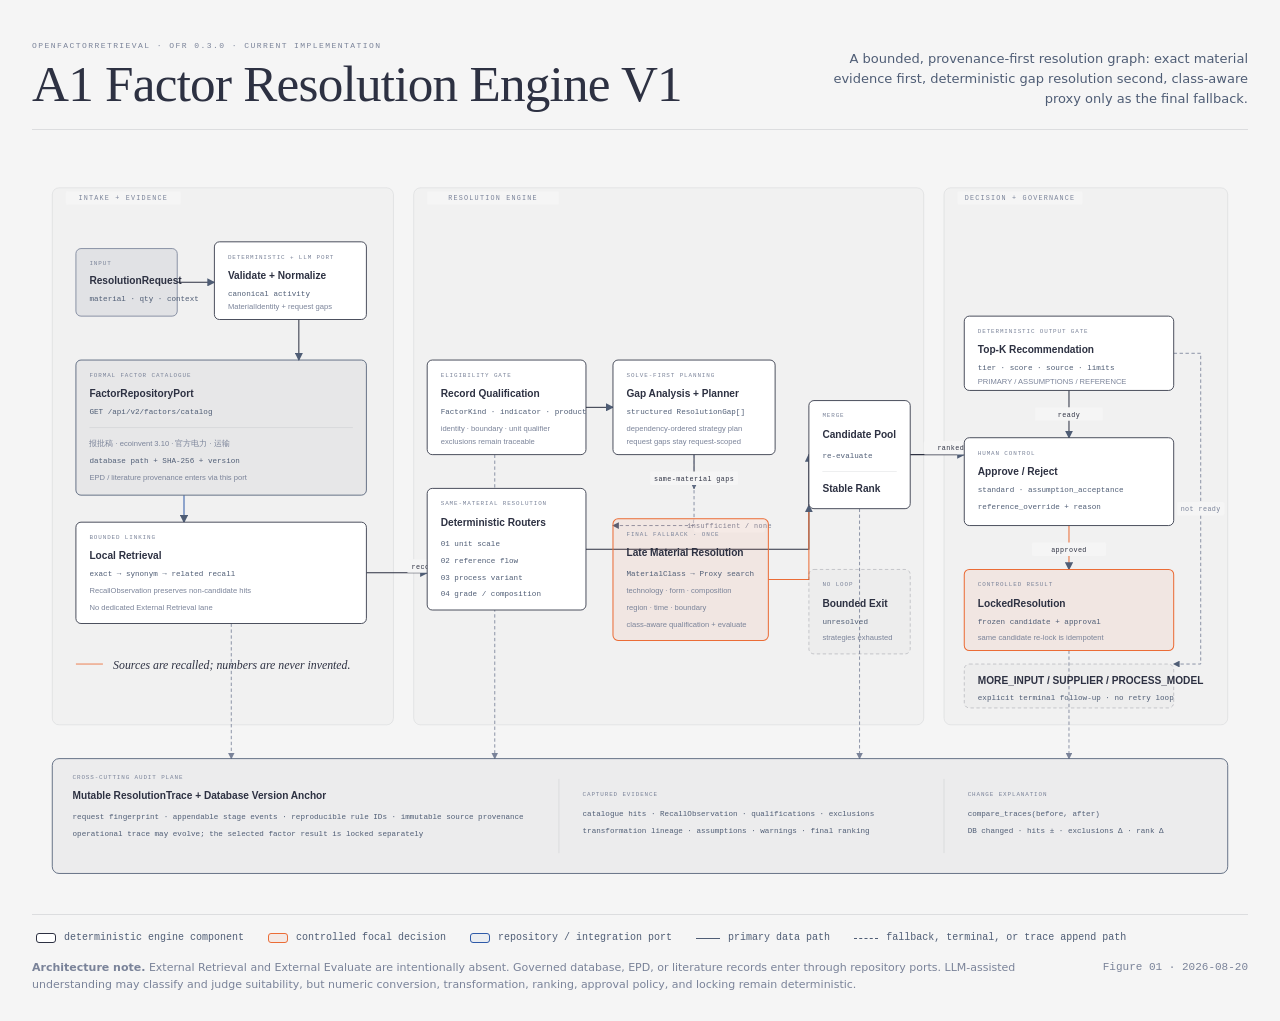
<file: docs/OFR_FACTOR_RESOLUTION_ARCHITECTURE.html>
<!doctype html>
<html lang="zh-CN">
<head>
  <meta charset="utf-8" />
  <meta name="viewport" content="width=device-width, initial-scale=1" />
  <title>A1 Factor Resolution Engine V1 — Architecture</title>
  <style>
    :root {
      --paper: #f5f5f5;
      --paper-2: #ececec;
      --ink: #2d3142;
      --muted: #4f5d75;
      --soft: #7a8399;
      --rule: rgba(45,49,66,.12);
      --rule-solid: #bfc0c0;
      --accent: #eb6c36;
      --accent-tint: rgba(235,108,54,.08);
      --link: #2e5aa8;
    }

    * { box-sizing: border-box; }
    html, body { margin: 0; min-height: 100%; background: var(--paper); color: var(--ink); }
    body { font-family: "Geist", system-ui, sans-serif; }
    main { width: min(100%, 1520px); margin: 0 auto; padding: 40px 32px 28px; }

    .masthead {
      display: grid;
      grid-template-columns: minmax(0, 1fr) auto;
      gap: 32px;
      align-items: end;
      border-bottom: 1px solid var(--rule);
      padding-bottom: 20px;
      margin-bottom: 24px;
    }
    .eyebrow {
      margin: 0 0 8px;
      font: 500 8px/1.4 "Geist Mono", monospace;
      letter-spacing: .18em;
      text-transform: uppercase;
      color: var(--soft);
    }
    h1 {
      margin: 0;
      font: 400 clamp(30px, 4vw, 52px)/.98 "Instrument Serif", serif;
      letter-spacing: -.015em;
    }
    .dek {
      max-width: 440px;
      margin: 0;
      font-size: 13px;
      line-height: 1.55;
      color: var(--muted);
      text-align: right;
    }

    .figure-shell { width: 100%; overflow-x: auto; }
    svg { display: block; width: 100%; min-width: 1120px; height: auto; }

    .zone { fill: rgba(45,49,66,.02); stroke: var(--rule); stroke-width: .8; }
    .zone-mask { fill: var(--paper); }
    .zone-label { fill: var(--soft); font: 500 8px "Geist Mono", monospace; letter-spacing: .18em; }
    .zone-note { fill: var(--soft); font: 400 9px "Geist Mono", monospace; }

    .node rect { fill: #fff; stroke: var(--ink); stroke-width: 1; rx: 6; }
    .node.input rect { fill: rgba(79,93,117,.10); stroke: var(--soft); }
    .node.store rect { fill: rgba(45,49,66,.05); stroke: var(--muted); }
    .node.external rect { fill: rgba(45,49,66,.03); stroke: rgba(45,49,66,.30); }
    .node.optional rect { fill: rgba(45,49,66,.02); stroke: rgba(45,49,66,.25); stroke-dasharray: 4 3; }
    .node.focal rect { fill: var(--accent-tint); stroke: var(--accent); stroke-width: 1.2; }
    .node-name { fill: var(--ink); font: 600 12px "Geist", sans-serif; }
    .node-sub { fill: var(--muted); font: 400 9px "Geist Mono", monospace; }
    .node-note { fill: var(--soft); font: 400 9px "Geist", sans-serif; }
    .node-tag { fill: var(--soft); font: 500 7px "Geist Mono", monospace; letter-spacing: .15em; }
    .node-divider { stroke: var(--rule); stroke-width: .8; }
    .status-text { fill: var(--ink); font: 500 9px "Geist Mono", monospace; }
    .status-muted { fill: var(--soft); font: 400 8px "Geist Mono", monospace; }

    .flow { fill: none; stroke: var(--muted); stroke-width: 1.2; marker-end: url(#ofr-arrow); }
    .flow.primary { stroke: var(--ink); }
    .flow.external { stroke: var(--link); }
    .flow.optional { stroke: var(--soft); stroke-width: 1; stroke-dasharray: 4 3; }
    .flow.accent { stroke: var(--accent); }
    .trace-flow { fill: none; stroke: var(--soft); stroke-width: 1; stroke-dasharray: 4 3; marker-end: url(#ofr-arrow-soft); }
    .arrow-mask { fill: var(--paper); }
    .arrow-label { fill: var(--soft); font: 400 8px "Geist Mono", monospace; letter-spacing: .06em; }
    .arrow-label-strong { fill: var(--ink); font: 500 8px "Geist Mono", monospace; letter-spacing: .06em; }

    .trace-plane { fill: rgba(45,49,66,.045); stroke: var(--muted); stroke-width: 1; rx: 8; }
    .trace-title { fill: var(--ink); font: 600 12px "Geist", sans-serif; }
    .trace-label { fill: var(--soft); font: 500 7px "Geist Mono", monospace; letter-spacing: .15em; }
    .trace-copy { fill: var(--muted); font: 400 9px "Geist Mono", monospace; }
    .trace-rule { stroke: var(--rule); stroke-width: .8; }

    .annotation-line { stroke: var(--accent); stroke-width: 1; }
    .annotation-copy { fill: var(--ink); font: italic 400 14px "Instrument Serif", serif; }

    .legend {
      display: flex;
      flex-wrap: wrap;
      gap: 12px 24px;
      align-items: center;
      padding: 16px 4px 0;
      border-top: 1px solid var(--rule);
      color: var(--muted);
      font: 400 10px/1.4 "Geist Mono", monospace;
    }
    .legend-item { display: inline-flex; align-items: center; gap: 8px; }
    .swatch { width: 20px; height: 10px; border: 1px solid var(--ink); border-radius: 3px; background: #fff; }
    .swatch.focal { border-color: var(--accent); background: var(--accent-tint); }
    .swatch.port { border-color: var(--link); background: rgba(46,90,168,.05); }
    .line-key { width: 24px; height: 0; border-top: 1px solid var(--muted); }
    .line-key.dashed { border-top-style: dashed; }
    .caption {
      display: grid;
      grid-template-columns: 1fr auto;
      gap: 24px;
      margin-top: 14px;
      color: var(--soft);
      font-size: 11px;
      line-height: 1.55;
    }
    .caption p { margin: 0; }
    .caption .version { font-family: "Geist Mono", monospace; white-space: nowrap; }
    @media (max-width: 760px) {
      main { padding: 24px 16px; }
      .masthead { grid-template-columns: 1fr; }
      .dek { text-align: left; }
      .caption { grid-template-columns: 1fr; }
    }
  </style>
</head>
<body>
  <main>
    <header class="masthead">
      <div>
        <p class="eyebrow">OpenFactorRetrieval · OFR 0.3.0 · Current implementation</p>
        <h1>A1 Factor Resolution Engine V1</h1>
      </div>
      <p class="dek">A bounded, provenance-first resolution graph: exact material evidence first, deterministic gap resolution second, class-aware proxy only as the final fallback.</p>
    </header>

    <section class="figure-shell" aria-label="A1 factor resolution architecture diagram">
      <svg viewBox="0 0 1440 900" role="img" aria-labelledby="ofr-title ofr-desc">
        <title id="ofr-title">A1 Factor Resolution Engine V1 architecture</title>
        <desc id="ofr-desc">A zoned architecture diagram showing request validation, normalization, formal factor catalogue retrieval, record qualification, deterministic same-material resolution, late class-aware proxy fallback, candidate ranking, Top-K recommendation, human approval, immutable result locking, and a mutable trace plane anchored to the factor database version.</desc>
        <defs>
          <marker id="ofr-arrow" markerWidth="8" markerHeight="8" refX="7" refY="4" orient="auto" markerUnits="strokeWidth">
            <path d="M0,0 L8,4 L0,8 Z" fill="#4f5d75" />
          </marker>
          <marker id="ofr-arrow-soft" markerWidth="8" markerHeight="8" refX="7" refY="4" orient="auto" markerUnits="strokeWidth">
            <path d="M0,0 L8,4 L0,8 Z" fill="#7a8399" />
          </marker>
        </defs>

        <!-- Background zones -->
        <rect class="zone" x="24" y="40" width="404" height="636" rx="8" />
        <rect class="zone-mask" x="40" y="44" width="136" height="16" rx="2" />
        <text class="zone-label" x="108" y="55" text-anchor="middle">INTAKE + EVIDENCE</text>

        <rect class="zone" x="452" y="40" width="604" height="636" rx="8" />
        <rect class="zone-mask" x="468" y="44" width="156" height="16" rx="2" />
        <text class="zone-label" x="546" y="55" text-anchor="middle">RESOLUTION ENGINE</text>

        <rect class="zone" x="1080" y="40" width="336" height="636" rx="8" />
        <rect class="zone-mask" x="1096" y="44" width="148" height="16" rx="2" />
        <text class="zone-label" x="1170" y="55" text-anchor="middle">DECISION + GOVERNANCE</text>

        <!-- Connectors: rendered before nodes -->
        <path class="flow primary" d="M172,152 H216" />
        <path class="flow primary" d="M316,196 V244" />
        <path class="flow external" d="M180,404 V436" />
        <path class="flow primary" d="M396,496 H468" />
        <path class="flow primary" d="M656,300 H688" />
        <path class="flow primary" d="M784,356 V396" />
        <path class="flow primary" d="M656,468 H920 V356" />
        <path class="flow optional" d="M784,356 V440 H688" />
        <path class="flow accent" d="M872,504 H920 V416" />
        <path class="flow primary" d="M1040,356 H1104" />
        <path class="flow primary" d="M1228,280 V336" />
        <path class="flow accent" d="M1228,440 V492" />
        <path class="flow optional" d="M1352,236 H1384 V604 H1352" />

        <!-- Trace append paths -->
        <path class="trace-flow" d="M236,556 V716" />
        <path class="trace-flow" d="M548,356 V716" />
        <path class="trace-flow" d="M980,420 V716" />
        <path class="trace-flow" d="M1228,588 V716" />

        <!-- Arrow labels with paper masks -->
        <g>
          <rect class="arrow-mask" x="444" y="480" width="48" height="16" rx="2" />
          <text class="arrow-label-strong" x="468" y="491" text-anchor="middle">records</text>
        </g>
        <g>
          <rect class="arrow-mask" x="732" y="376" width="104" height="16" rx="2" />
          <text class="arrow-label-strong" x="784" y="387" text-anchor="middle">same-material gaps</text>
        </g>
        <g>
          <rect class="arrow-mask" x="784" y="432" width="84" height="16" rx="2" />
          <text class="arrow-label" x="826" y="443" text-anchor="middle">insufficient / none</text>
        </g>
        <g>
          <rect class="arrow-mask" x="1056" y="340" width="64" height="16" rx="2" />
          <text class="arrow-label-strong" x="1088" y="351" text-anchor="middle">ranked</text>
        </g>
        <g>
          <rect class="arrow-mask" x="1188" y="300" width="80" height="16" rx="2" />
          <text class="arrow-label-strong" x="1228" y="311" text-anchor="middle">ready</text>
        </g>
        <g>
          <rect class="arrow-mask" x="1184" y="460" width="88" height="16" rx="2" />
          <text class="arrow-label-strong" x="1228" y="471" text-anchor="middle">approved</text>
        </g>
        <g>
          <rect class="arrow-mask" x="1356" y="412" width="56" height="16" rx="2" />
          <text class="arrow-label" x="1384" y="423" text-anchor="middle">not ready</text>
        </g>

        <!-- Intake + evidence nodes -->
        <g class="node input">
          <rect x="52" y="112" width="120" height="80" />
          <text class="node-tag" x="68" y="132">INPUT</text>
          <text class="node-name" x="68" y="154">ResolutionRequest</text>
          <text class="node-sub" x="68" y="174">material · qty · context</text>
        </g>

        <g class="node">
          <rect x="216" y="104" width="180" height="92" />
          <text class="node-tag" x="232" y="124">DETERMINISTIC + LLM PORT</text>
          <text class="node-name" x="232" y="148">Validate + Normalize</text>
          <text class="node-sub" x="232" y="168">canonical activity</text>
          <text class="node-note" x="232" y="184">MaterialIdentity + request gaps</text>
        </g>

        <g class="node store">
          <rect x="52" y="244" width="344" height="160" />
          <text class="node-tag" x="68" y="264">FORMAL FACTOR CATALOGUE</text>
          <text class="node-name" x="68" y="288">FactorRepositoryPort</text>
          <text class="node-sub" x="68" y="308">GET /api/v2/factors/catalog</text>
          <line class="node-divider" x1="68" y1="324" x2="380" y2="324" />
          <text class="node-note" x="68" y="346">报批稿 · ecoinvent 3.10 · 官方电力 · 运输</text>
          <text class="node-sub" x="68" y="366">database path + SHA-256 + version</text>
          <text class="node-note" x="68" y="386">EPD / literature provenance enters via this port</text>
        </g>

        <g class="node">
          <rect x="52" y="436" width="344" height="120" />
          <text class="node-tag" x="68" y="456">BOUNDED LINKING</text>
          <text class="node-name" x="68" y="480">Local Retrieval</text>
          <text class="node-sub" x="68" y="500">exact → synonym → related recall</text>
          <text class="node-note" x="68" y="520">RecallObservation preserves non-candidate hits</text>
          <text class="node-note" x="68" y="540">No dedicated External Retrieval lane</text>
        </g>

        <line class="annotation-line" x1="52" y1="604" x2="84" y2="604" />
        <text class="annotation-copy" x="96" y="610">Sources are recalled; numbers are never invented.</text>

        <!-- Resolution engine nodes -->
        <g class="node">
          <rect x="468" y="244" width="188" height="112" />
          <text class="node-tag" x="484" y="264">ELIGIBILITY GATE</text>
          <text class="node-name" x="484" y="288">Record Qualification</text>
          <text class="node-sub" x="484" y="308">FactorKind · indicator · product</text>
          <text class="node-note" x="484" y="328">identity · boundary · unit qualifier</text>
          <text class="node-note" x="484" y="344">exclusions remain traceable</text>
        </g>

        <g class="node">
          <rect x="688" y="244" width="192" height="112" />
          <text class="node-tag" x="704" y="264">SOLVE-FIRST PLANNING</text>
          <text class="node-name" x="704" y="288">Gap Analysis + Planner</text>
          <text class="node-sub" x="704" y="308">structured ResolutionGap[]</text>
          <text class="node-note" x="704" y="328">dependency-ordered strategy plan</text>
          <text class="node-note" x="704" y="344">request gaps stay request-scoped</text>
        </g>

        <g class="node">
          <rect x="468" y="396" width="188" height="144" />
          <text class="node-tag" x="484" y="416">SAME-MATERIAL RESOLUTION</text>
          <text class="node-name" x="484" y="440">Deterministic Routers</text>
          <text class="node-sub" x="484" y="464">01  unit scale</text>
          <text class="node-sub" x="484" y="484">02  reference flow</text>
          <text class="node-sub" x="484" y="504">03  process variant</text>
          <text class="node-sub" x="484" y="524">04  grade / composition</text>
        </g>

        <g class="node focal">
          <rect x="688" y="432" width="184" height="144" />
          <text class="node-tag" x="704" y="452">FINAL FALLBACK · ONCE</text>
          <text class="node-name" x="704" y="476">Late Material Resolution</text>
          <text class="node-sub" x="704" y="500">MaterialClass → Proxy search</text>
          <text class="node-note" x="704" y="520">technology · form · composition</text>
          <text class="node-note" x="704" y="540">region · time · boundary</text>
          <text class="node-note" x="704" y="560">class-aware qualification + evaluate</text>
        </g>

        <g class="node">
          <rect x="920" y="292" width="120" height="128" />
          <text class="node-tag" x="936" y="312">MERGE</text>
          <text class="node-name" x="936" y="336">Candidate Pool</text>
          <text class="node-sub" x="936" y="360">re-evaluate</text>
          <line class="node-divider" x1="936" y1="376" x2="1024" y2="376" />
          <text class="node-name" x="936" y="400">Stable Rank</text>
        </g>

        <g class="node optional">
          <rect x="920" y="492" width="120" height="100" />
          <text class="node-tag" x="936" y="512">NO LOOP</text>
          <text class="node-name" x="936" y="536">Bounded Exit</text>
          <text class="node-sub" x="936" y="556">unresolved</text>
          <text class="node-note" x="936" y="576">strategies exhausted</text>
        </g>

        <!-- Decision + governance nodes -->
        <g class="node">
          <rect x="1104" y="192" width="248" height="88" />
          <text class="node-tag" x="1120" y="212">DETERMINISTIC OUTPUT GATE</text>
          <text class="node-name" x="1120" y="236">Top-K Recommendation</text>
          <text class="node-sub" x="1120" y="256">tier · score · source · limits</text>
          <text class="node-note" x="1120" y="272">PRIMARY / ASSUMPTIONS / REFERENCE</text>
        </g>

        <g class="node">
          <rect x="1104" y="336" width="248" height="104" />
          <text class="node-tag" x="1120" y="356">HUMAN CONTROL</text>
          <text class="node-name" x="1120" y="380">Approve / Reject</text>
          <text class="node-sub" x="1120" y="400">standard · assumption_acceptance</text>
          <text class="node-sub" x="1120" y="420">reference_override + reason</text>
        </g>

        <g class="node focal">
          <rect x="1104" y="492" width="248" height="96" />
          <text class="node-tag" x="1120" y="512">CONTROLLED RESULT</text>
          <text class="node-name" x="1120" y="536">LockedResolution</text>
          <text class="node-sub" x="1120" y="556">frozen candidate + approval</text>
          <text class="node-note" x="1120" y="576">same candidate re-lock is idempotent</text>
        </g>

        <g class="node optional">
          <rect x="1104" y="604" width="248" height="52" />
          <text class="node-name" x="1120" y="628">MORE_INPUT / SUPPLIER / PROCESS_MODEL</text>
          <text class="node-sub" x="1120" y="646">explicit terminal follow-up · no retry loop</text>
        </g>

        <!-- Mutable trace plane -->
        <rect class="trace-plane" x="24" y="716" width="1392" height="136" />
        <text class="trace-label" x="48" y="740">CROSS-CUTTING AUDIT PLANE</text>
        <text class="trace-title" x="48" y="764">Mutable ResolutionTrace + Database Version Anchor</text>
        <text class="trace-copy" x="48" y="788">request fingerprint · appendable stage events · reproducible rule IDs · immutable source provenance</text>
        <text class="trace-copy" x="48" y="808">operational trace may evolve; the selected factor result is locked separately</text>

        <line class="trace-rule" x1="624" y1="740" x2="624" y2="828" />
        <text class="trace-label" x="652" y="760">CAPTURED EVIDENCE</text>
        <text class="trace-copy" x="652" y="784">catalogue hits · RecallObservation · qualifications · exclusions</text>
        <text class="trace-copy" x="652" y="804">transformation lineage · assumptions · warnings · final ranking</text>

        <line class="trace-rule" x1="1080" y1="740" x2="1080" y2="828" />
        <text class="trace-label" x="1108" y="760">CHANGE EXPLANATION</text>
        <text class="trace-copy" x="1108" y="784">compare_traces(before, after)</text>
        <text class="trace-copy" x="1108" y="804">DB changed · hits ± · exclusions Δ · rank Δ</text>
      </svg>
    </section>

    <aside class="legend" aria-label="Diagram legend">
      <span class="legend-item"><span class="swatch"></span> deterministic engine component</span>
      <span class="legend-item"><span class="swatch focal"></span> controlled focal decision</span>
      <span class="legend-item"><span class="swatch port"></span> repository / integration port</span>
      <span class="legend-item"><span class="line-key"></span> primary data path</span>
      <span class="legend-item"><span class="line-key dashed"></span> fallback, terminal, or trace append path</span>
    </aside>

    <footer class="caption">
      <p><strong>Architecture note.</strong> External Retrieval and External Evaluate are intentionally absent. Governed database, EPD, or literature records enter through repository ports. LLM-assisted understanding may classify and judge suitability, but numeric conversion, transformation, ranking, approval policy, and locking remain deterministic.</p>
      <p class="version">Figure 01 · 2026-08-20</p>
    </footer>
  </main>
</body>
</html>
</file>
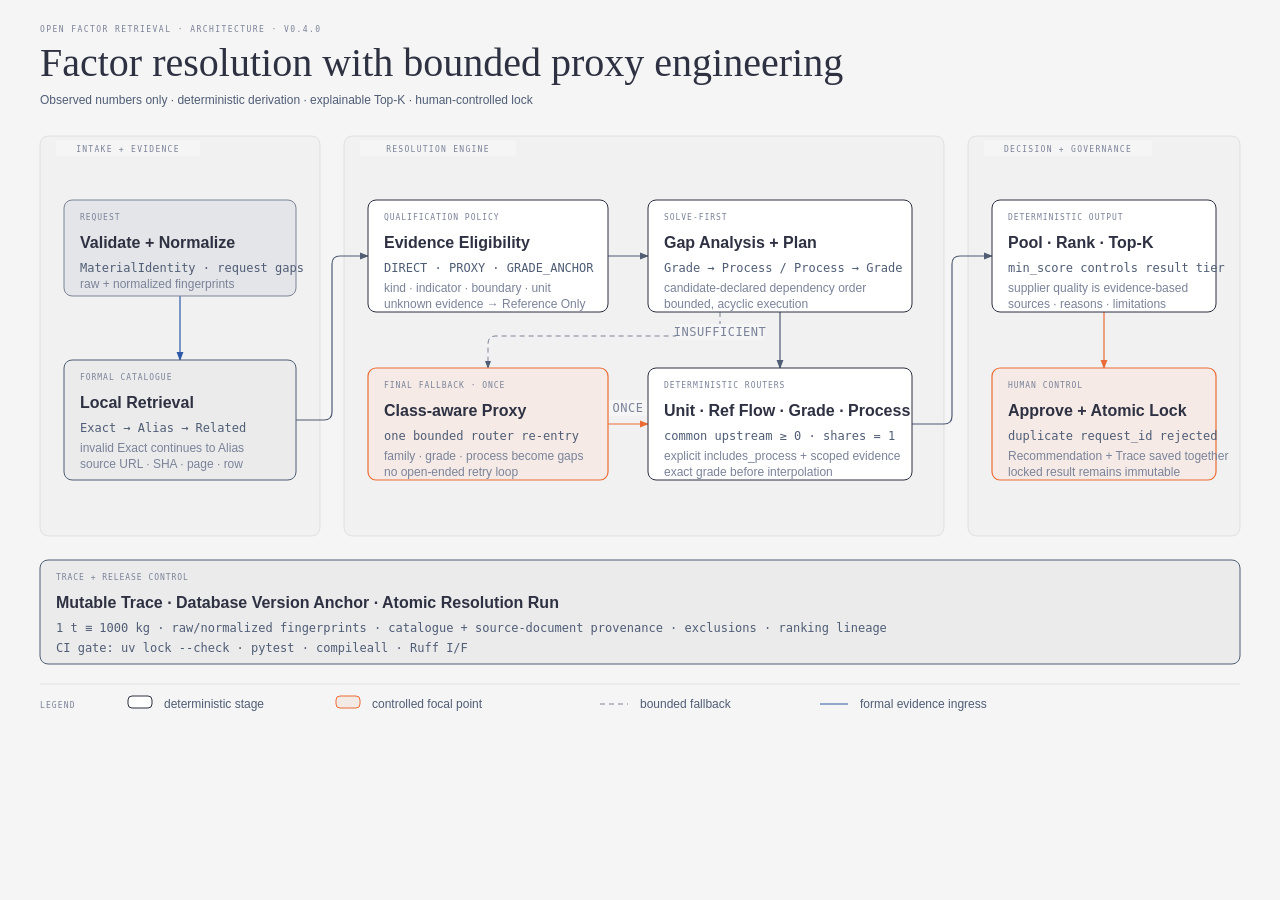
<file: docs/OFR_FACTOR_RESOLUTION_ARCHITECTURE_V0.4_EN.html>
<!doctype html>
<html lang="en">
<head>
  <meta charset="utf-8" />
  <meta name="viewport" content="width=device-width, initial-scale=1" />
  <title>OFR 0.4.0 — Factor Resolution Architecture</title>
  <style>
    :root { --paper:#f5f5f5; --ink:#2d3142; --muted:#4f5d75; --soft:#7a8399; --rule:rgba(45,49,66,.12); --accent:#eb6c36; --accent-tint:rgba(235,108,54,.08); --link:#2e5aa8; }
    * { box-sizing:border-box; }
    html,body { margin:0; min-height:100%; background:var(--paper); }
    body { display:grid; place-items:center; }
    svg { display:block; width:min(100vw,1280px); height:auto; }
    .eyebrow { fill:var(--soft); font:500 8px "Geist Mono",monospace; letter-spacing:.18em; }
    .title { fill:var(--ink); font:400 40px "Instrument Serif",serif; }
    .subtitle { fill:var(--muted); font:400 12px "Geist",sans-serif; }
    .zone { fill:rgba(45,49,66,.02); stroke:var(--rule); stroke-width:.8; }
    .zone-mask,.label-mask { fill:var(--paper); }
    .zone-label { fill:var(--soft); font:500 8px "Geist Mono",monospace; letter-spacing:.16em; }
    .flow { fill:none; stroke:var(--muted); stroke-width:1.2; marker-end:url(#ofr04-arrow); }
    .flow.accent { stroke:var(--accent); marker-end:url(#ofr04-arrow-accent); }
    .flow.link { stroke:var(--link); marker-end:url(#ofr04-arrow-link); }
    .flow.optional { stroke:var(--soft); stroke-width:1; stroke-dasharray:5 4; }
    .arrow-label { fill:var(--soft); font:500 12px "Geist Mono",monospace; letter-spacing:.04em; }
    .node-mask { fill:var(--paper); }
    .node-box { fill:#fff; stroke:var(--ink); stroke-width:1; }
    .node-box.store { fill:rgba(45,49,66,.05); stroke:var(--muted); }
    .node-box.input { fill:rgba(79,93,117,.10); stroke:var(--soft); }
    .node-box.focal { fill:var(--accent-tint); stroke:var(--accent); stroke-width:1.2; }
    .node-tag { fill:var(--soft); font:500 8px "Geist Mono",monospace; letter-spacing:.12em; }
    .node-name { fill:var(--ink); font:600 16px "Geist",sans-serif; }
    .node-sub { fill:var(--muted); font:400 12px "Geist Mono",monospace; }
    .node-note { fill:var(--soft); font:400 12px "Geist",sans-serif; }
    .trace-title { fill:var(--ink); font:600 16px "Geist",sans-serif; }
    .trace-copy { fill:var(--muted); font:400 12px "Geist Mono",monospace; }
    .legend-label { fill:var(--soft); font:500 8px "Geist Mono",monospace; letter-spacing:.14em; }
    .legend-copy { fill:var(--muted); font:400 12px "Geist",sans-serif; }
  </style>
</head>
<body>
  <svg viewBox="0 0 1280 720" role="img" aria-labelledby="ofr04-en-title ofr04-en-desc">
    <title id="ofr04-en-title">OFR 0.4.0 factor resolution architecture</title>
    <desc id="ofr04-en-desc">Architecture showing formal factor retrieval, policy-based qualification, deterministic process and grade resolution, one bounded proxy re-entry, evidence-based ranking, atomic audit storage, human approval, and locking.</desc>
    <defs>
      <marker id="ofr04-arrow" markerWidth="8" markerHeight="6" refX="7" refY="3" orient="auto"><polygon points="0 0,8 3,0 6" fill="#4f5d75"/></marker>
      <marker id="ofr04-arrow-accent" markerWidth="8" markerHeight="6" refX="7" refY="3" orient="auto"><polygon points="0 0,8 3,0 6" fill="#eb6c36"/></marker>
      <marker id="ofr04-arrow-link" markerWidth="8" markerHeight="6" refX="7" refY="3" orient="auto"><polygon points="0 0,8 3,0 6" fill="#2e5aa8"/></marker>
    </defs>

    <rect width="1280" height="720" fill="#f5f5f5"/>
    <text class="eyebrow" x="40" y="32">OPEN FACTOR RETRIEVAL · ARCHITECTURE · V0.4.0</text>
    <text class="title" x="40" y="76">Factor resolution with bounded proxy engineering</text>
    <text class="subtitle" x="40" y="104">Observed numbers only · deterministic derivation · explainable Top-K · human-controlled lock</text>

    <rect class="zone" x="40" y="136" width="280" height="400" rx="8"/>
    <rect class="zone-mask" x="56" y="140" width="144" height="16" rx="2"/>
    <text class="zone-label" x="128" y="152" text-anchor="middle">INTAKE + EVIDENCE</text>
    <rect class="zone" x="344" y="136" width="600" height="400" rx="8"/>
    <rect class="zone-mask" x="360" y="140" width="156" height="16" rx="2"/>
    <text class="zone-label" x="438" y="152" text-anchor="middle">RESOLUTION ENGINE</text>
    <rect class="zone" x="968" y="136" width="272" height="400" rx="8"/>
    <rect class="zone-mask" x="984" y="140" width="168" height="16" rx="2"/>
    <text class="zone-label" x="1068" y="152" text-anchor="middle">DECISION + GOVERNANCE</text>

    <!-- Connectors are intentionally painted before nodes. -->
    <path class="flow link" d="M180,296 V360"/>
    <path class="flow" d="M296,420 H324 Q332,420 332,412 V264 Q332,256 340,256 H368"/>
    <path class="flow" d="M608,256 H648"/>
    <path class="flow" d="M780,312 V368"/>
    <path class="flow optional" d="M720,312 V328 Q720,336 712,336 H496 Q488,336 488,344 V368"/>
    <path class="flow accent" d="M608,424 H648"/>
    <path class="flow" d="M912,424 H944 Q952,424 952,416 V264 Q952,256 960,256 H992"/>
    <path class="flow accent" d="M1104,312 V368"/>

    <rect class="label-mask" x="676" y="324" width="88" height="16" rx="2"/>
    <text class="arrow-label" x="720" y="336" text-anchor="middle">INSUFFICIENT</text>
    <rect class="label-mask" x="608" y="400" width="40" height="16" rx="2"/>
    <text class="arrow-label" x="628" y="412" text-anchor="middle">ONCE</text>

    <rect class="node-mask" x="64" y="200" width="232" height="96" rx="8"/>
    <rect class="node-box input" x="64" y="200" width="232" height="96" rx="8"/>
    <text class="node-tag" x="80" y="220">REQUEST</text>
    <text class="node-name" x="80" y="248">Validate + Normalize</text>
    <text class="node-sub" x="80" y="272">MaterialIdentity · request gaps</text>
    <text class="node-note" x="80" y="288">raw + normalized fingerprints</text>

    <rect class="node-mask" x="64" y="360" width="232" height="120" rx="8"/>
    <rect class="node-box store" x="64" y="360" width="232" height="120" rx="8"/>
    <text class="node-tag" x="80" y="380">FORMAL CATALOGUE</text>
    <text class="node-name" x="80" y="408">Local Retrieval</text>
    <text class="node-sub" x="80" y="432">Exact → Alias → Related</text>
    <text class="node-note" x="80" y="452">invalid Exact continues to Alias</text>
    <text class="node-note" x="80" y="468">source URL · SHA · page · row</text>

    <rect class="node-mask" x="368" y="200" width="240" height="112" rx="8"/>
    <rect class="node-box" x="368" y="200" width="240" height="112" rx="8"/>
    <text class="node-tag" x="384" y="220">QUALIFICATION POLICY</text>
    <text class="node-name" x="384" y="248">Evidence Eligibility</text>
    <text class="node-sub" x="384" y="272">DIRECT · PROXY · GRADE_ANCHOR</text>
    <text class="node-note" x="384" y="292">kind · indicator · boundary · unit</text>
    <text class="node-note" x="384" y="308">unknown evidence → Reference Only</text>

    <rect class="node-mask" x="648" y="200" width="264" height="112" rx="8"/>
    <rect class="node-box" x="648" y="200" width="264" height="112" rx="8"/>
    <text class="node-tag" x="664" y="220">SOLVE-FIRST</text>
    <text class="node-name" x="664" y="248">Gap Analysis + Plan</text>
    <text class="node-sub" x="664" y="272">Grade → Process / Process → Grade</text>
    <text class="node-note" x="664" y="292">candidate-declared dependency order</text>
    <text class="node-note" x="664" y="308">bounded, acyclic execution</text>

    <rect class="node-mask" x="648" y="368" width="264" height="112" rx="8"/>
    <rect class="node-box" x="648" y="368" width="264" height="112" rx="8"/>
    <text class="node-tag" x="664" y="388">DETERMINISTIC ROUTERS</text>
    <text class="node-name" x="664" y="416">Unit · Ref Flow · Grade · Process</text>
    <text class="node-sub" x="664" y="440">common upstream ≥ 0 · shares = 1</text>
    <text class="node-note" x="664" y="460">explicit includes_process + scoped evidence</text>
    <text class="node-note" x="664" y="476">exact grade before interpolation</text>

    <rect class="node-mask" x="368" y="368" width="240" height="112" rx="8"/>
    <rect class="node-box focal" x="368" y="368" width="240" height="112" rx="8"/>
    <text class="node-tag" x="384" y="388">FINAL FALLBACK · ONCE</text>
    <text class="node-name" x="384" y="416">Class-aware Proxy</text>
    <text class="node-sub" x="384" y="440">one bounded router re-entry</text>
    <text class="node-note" x="384" y="460">family · grade · process become gaps</text>
    <text class="node-note" x="384" y="476">no open-ended retry loop</text>

    <rect class="node-mask" x="992" y="200" width="224" height="112" rx="8"/>
    <rect class="node-box" x="992" y="200" width="224" height="112" rx="8"/>
    <text class="node-tag" x="1008" y="220">DETERMINISTIC OUTPUT</text>
    <text class="node-name" x="1008" y="248">Pool · Rank · Top-K</text>
    <text class="node-sub" x="1008" y="272">min_score controls result tier</text>
    <text class="node-note" x="1008" y="292">supplier quality is evidence-based</text>
    <text class="node-note" x="1008" y="308">sources · reasons · limitations</text>

    <rect class="node-mask" x="992" y="368" width="224" height="112" rx="8"/>
    <rect class="node-box focal" x="992" y="368" width="224" height="112" rx="8"/>
    <text class="node-tag" x="1008" y="388">HUMAN CONTROL</text>
    <text class="node-name" x="1008" y="416">Approve + Atomic Lock</text>
    <text class="node-sub" x="1008" y="440">duplicate request_id rejected</text>
    <text class="node-note" x="1008" y="460">Recommendation + Trace saved together</text>
    <text class="node-note" x="1008" y="476">locked result remains immutable</text>

    <rect class="node-box store" x="40" y="560" width="1200" height="104" rx="8"/>
    <text class="node-tag" x="56" y="580">TRACE + RELEASE CONTROL</text>
    <text class="trace-title" x="56" y="608">Mutable Trace · Database Version Anchor · Atomic Resolution Run</text>
    <text class="trace-copy" x="56" y="632">1 t ≡ 1000 kg · raw/normalized fingerprints · catalogue + source-document provenance · exclusions · ranking lineage</text>
    <text class="trace-copy" x="56" y="652">CI gate: uv lock --check · pytest · compileall · Ruff I/F</text>

    <line x1="40" y1="684" x2="1240" y2="684" stroke="rgba(45,49,66,.12)" stroke-width=".8"/>
    <text class="legend-label" x="40" y="708">LEGEND</text>
    <rect x="128" y="696" width="24" height="12" rx="4" fill="#fff" stroke="#2d3142"/>
    <text class="legend-copy" x="164" y="708">deterministic stage</text>
    <rect x="336" y="696" width="24" height="12" rx="4" fill="rgba(235,108,54,.08)" stroke="#eb6c36"/>
    <text class="legend-copy" x="372" y="708">controlled focal point</text>
    <line x1="600" y1="704" x2="628" y2="704" stroke="#7a8399" stroke-dasharray="5 4"/>
    <text class="legend-copy" x="640" y="708">bounded fallback</text>
    <line x1="820" y1="704" x2="848" y2="704" stroke="#2e5aa8"/>
    <text class="legend-copy" x="860" y="708">formal evidence ingress</text>
  </svg>
</body>
</html>
</file>
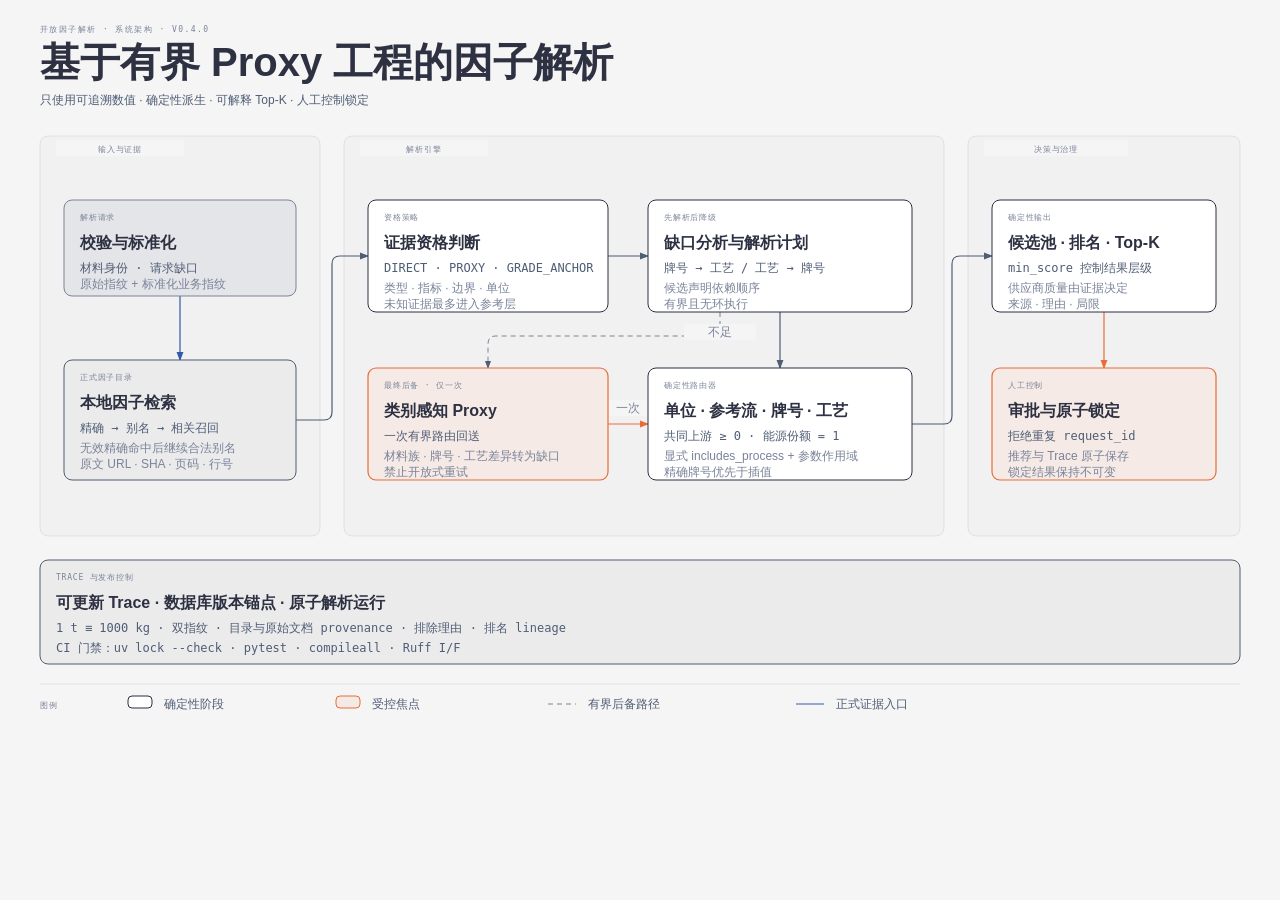
<file: docs/OFR_FACTOR_RESOLUTION_ARCHITECTURE_V0.4_ZH.html>
<!doctype html>
<html lang="zh-CN">
<head>
  <meta charset="utf-8" />
  <meta name="viewport" content="width=device-width, initial-scale=1" />
  <title>OFR 0.4.0 — 因子解析架构</title>
  <style>
    :root { --paper:#f5f5f5; --ink:#2d3142; --muted:#4f5d75; --soft:#7a8399; --rule:rgba(45,49,66,.12); --accent:#eb6c36; --accent-tint:rgba(235,108,54,.08); --link:#2e5aa8; }
    * { box-sizing:border-box; }
    html,body { margin:0; min-height:100%; background:var(--paper); }
    body { display:grid; place-items:center; }
    svg { display:block; width:min(100vw,1280px); height:auto; }
    .eyebrow { fill:var(--soft); font:500 8px "Geist Mono","Noto Sans SC",monospace; letter-spacing:.18em; }
    .title { fill:var(--ink); font:600 40px "Noto Sans SC","Microsoft YaHei",sans-serif; }
    .subtitle { fill:var(--muted); font:400 12px "Noto Sans SC","Microsoft YaHei",sans-serif; }
    .zone { fill:rgba(45,49,66,.02); stroke:var(--rule); stroke-width:.8; }
    .zone-mask,.label-mask { fill:var(--paper); }
    .zone-label { fill:var(--soft); font:500 8px "Geist Mono","Noto Sans SC",monospace; letter-spacing:.12em; }
    .flow { fill:none; stroke:var(--muted); stroke-width:1.2; marker-end:url(#ofr04zh-arrow); }
    .flow.accent { stroke:var(--accent); marker-end:url(#ofr04zh-arrow-accent); }
    .flow.link { stroke:var(--link); marker-end:url(#ofr04zh-arrow-link); }
    .flow.optional { stroke:var(--soft); stroke-width:1; stroke-dasharray:5 4; }
    .arrow-label { fill:var(--soft); font:500 12px "Noto Sans SC","Microsoft YaHei",sans-serif; }
    .node-mask { fill:var(--paper); }
    .node-box { fill:#fff; stroke:var(--ink); stroke-width:1; }
    .node-box.store { fill:rgba(45,49,66,.05); stroke:var(--muted); }
    .node-box.input { fill:rgba(79,93,117,.10); stroke:var(--soft); }
    .node-box.focal { fill:var(--accent-tint); stroke:var(--accent); stroke-width:1.2; }
    .node-tag { fill:var(--soft); font:500 8px "Geist Mono","Noto Sans SC",monospace; letter-spacing:.10em; }
    .node-name { fill:var(--ink); font:600 16px "Noto Sans SC","Microsoft YaHei",sans-serif; }
    .node-sub { fill:var(--muted); font:400 12px "Geist Mono","Noto Sans SC",monospace; }
    .node-note { fill:var(--soft); font:400 12px "Noto Sans SC","Microsoft YaHei",sans-serif; }
    .trace-title { fill:var(--ink); font:600 16px "Noto Sans SC","Microsoft YaHei",sans-serif; }
    .trace-copy { fill:var(--muted); font:400 12px "Geist Mono","Noto Sans SC",monospace; }
    .legend-label { fill:var(--soft); font:500 8px "Geist Mono","Noto Sans SC",monospace; letter-spacing:.12em; }
    .legend-copy { fill:var(--muted); font:400 12px "Noto Sans SC","Microsoft YaHei",sans-serif; }
  </style>
</head>
<body>
  <svg viewBox="0 0 1280 720" role="img" aria-labelledby="ofr04-zh-title ofr04-zh-desc">
    <title id="ofr04-zh-title">OFR 0.4.0 因子解析架构</title>
    <desc id="ofr04-zh-desc">展示正式因子检索、策略化资格判断、确定性工艺与牌号解析、一次有界 Proxy 回送、证据化排名、原子审计保存、人工审批和结果锁定。</desc>
    <defs>
      <marker id="ofr04zh-arrow" markerWidth="8" markerHeight="6" refX="7" refY="3" orient="auto"><polygon points="0 0,8 3,0 6" fill="#4f5d75"/></marker>
      <marker id="ofr04zh-arrow-accent" markerWidth="8" markerHeight="6" refX="7" refY="3" orient="auto"><polygon points="0 0,8 3,0 6" fill="#eb6c36"/></marker>
      <marker id="ofr04zh-arrow-link" markerWidth="8" markerHeight="6" refX="7" refY="3" orient="auto"><polygon points="0 0,8 3,0 6" fill="#2e5aa8"/></marker>
    </defs>

    <rect width="1280" height="720" fill="#f5f5f5"/>
    <text class="eyebrow" x="40" y="32">开放因子解析 · 系统架构 · V0.4.0</text>
    <text class="title" x="40" y="76">基于有界 Proxy 工程的因子解析</text>
    <text class="subtitle" x="40" y="104">只使用可追溯数值 · 确定性派生 · 可解释 Top-K · 人工控制锁定</text>

    <rect class="zone" x="40" y="136" width="280" height="400" rx="8"/>
    <rect class="zone-mask" x="56" y="140" width="128" height="16" rx="2"/>
    <text class="zone-label" x="120" y="152" text-anchor="middle">输入与证据</text>
    <rect class="zone" x="344" y="136" width="600" height="400" rx="8"/>
    <rect class="zone-mask" x="360" y="140" width="128" height="16" rx="2"/>
    <text class="zone-label" x="424" y="152" text-anchor="middle">解析引擎</text>
    <rect class="zone" x="968" y="136" width="272" height="400" rx="8"/>
    <rect class="zone-mask" x="984" y="140" width="144" height="16" rx="2"/>
    <text class="zone-label" x="1056" y="152" text-anchor="middle">决策与治理</text>

    <!-- 连线先于节点绘制。 -->
    <path class="flow link" d="M180,296 V360"/>
    <path class="flow" d="M296,420 H324 Q332,420 332,412 V264 Q332,256 340,256 H368"/>
    <path class="flow" d="M608,256 H648"/>
    <path class="flow" d="M780,312 V368"/>
    <path class="flow optional" d="M720,312 V328 Q720,336 712,336 H496 Q488,336 488,344 V368"/>
    <path class="flow accent" d="M608,424 H648"/>
    <path class="flow" d="M912,424 H944 Q952,424 952,416 V264 Q952,256 960,256 H992"/>
    <path class="flow accent" d="M1104,312 V368"/>

    <rect class="label-mask" x="684" y="324" width="72" height="16" rx="2"/>
    <text class="arrow-label" x="720" y="336" text-anchor="middle">不足</text>
    <rect class="label-mask" x="608" y="400" width="40" height="16" rx="2"/>
    <text class="arrow-label" x="628" y="412" text-anchor="middle">一次</text>

    <rect class="node-mask" x="64" y="200" width="232" height="96" rx="8"/>
    <rect class="node-box input" x="64" y="200" width="232" height="96" rx="8"/>
    <text class="node-tag" x="80" y="220">解析请求</text>
    <text class="node-name" x="80" y="248">校验与标准化</text>
    <text class="node-sub" x="80" y="272">材料身份 · 请求缺口</text>
    <text class="node-note" x="80" y="288">原始指纹 + 标准化业务指纹</text>

    <rect class="node-mask" x="64" y="360" width="232" height="120" rx="8"/>
    <rect class="node-box store" x="64" y="360" width="232" height="120" rx="8"/>
    <text class="node-tag" x="80" y="380">正式因子目录</text>
    <text class="node-name" x="80" y="408">本地因子检索</text>
    <text class="node-sub" x="80" y="432">精确 → 别名 → 相关召回</text>
    <text class="node-note" x="80" y="452">无效精确命中后继续合法别名</text>
    <text class="node-note" x="80" y="468">原文 URL · SHA · 页码 · 行号</text>

    <rect class="node-mask" x="368" y="200" width="240" height="112" rx="8"/>
    <rect class="node-box" x="368" y="200" width="240" height="112" rx="8"/>
    <text class="node-tag" x="384" y="220">资格策略</text>
    <text class="node-name" x="384" y="248">证据资格判断</text>
    <text class="node-sub" x="384" y="272">DIRECT · PROXY · GRADE_ANCHOR</text>
    <text class="node-note" x="384" y="292">类型 · 指标 · 边界 · 单位</text>
    <text class="node-note" x="384" y="308">未知证据最多进入参考层</text>

    <rect class="node-mask" x="648" y="200" width="264" height="112" rx="8"/>
    <rect class="node-box" x="648" y="200" width="264" height="112" rx="8"/>
    <text class="node-tag" x="664" y="220">先解析后降级</text>
    <text class="node-name" x="664" y="248">缺口分析与解析计划</text>
    <text class="node-sub" x="664" y="272">牌号 → 工艺 / 工艺 → 牌号</text>
    <text class="node-note" x="664" y="292">候选声明依赖顺序</text>
    <text class="node-note" x="664" y="308">有界且无环执行</text>

    <rect class="node-mask" x="648" y="368" width="264" height="112" rx="8"/>
    <rect class="node-box" x="648" y="368" width="264" height="112" rx="8"/>
    <text class="node-tag" x="664" y="388">确定性路由器</text>
    <text class="node-name" x="664" y="416">单位 · 参考流 · 牌号 · 工艺</text>
    <text class="node-sub" x="664" y="440">共同上游 ≥ 0 · 能源份额 = 1</text>
    <text class="node-note" x="664" y="460">显式 includes_process + 参数作用域</text>
    <text class="node-note" x="664" y="476">精确牌号优先于插值</text>

    <rect class="node-mask" x="368" y="368" width="240" height="112" rx="8"/>
    <rect class="node-box focal" x="368" y="368" width="240" height="112" rx="8"/>
    <text class="node-tag" x="384" y="388">最终后备 · 仅一次</text>
    <text class="node-name" x="384" y="416">类别感知 Proxy</text>
    <text class="node-sub" x="384" y="440">一次有界路由回送</text>
    <text class="node-note" x="384" y="460">材料族 · 牌号 · 工艺差异转为缺口</text>
    <text class="node-note" x="384" y="476">禁止开放式重试</text>

    <rect class="node-mask" x="992" y="200" width="224" height="112" rx="8"/>
    <rect class="node-box" x="992" y="200" width="224" height="112" rx="8"/>
    <text class="node-tag" x="1008" y="220">确定性输出</text>
    <text class="node-name" x="1008" y="248">候选池 · 排名 · Top-K</text>
    <text class="node-sub" x="1008" y="272">min_score 控制结果层级</text>
    <text class="node-note" x="1008" y="292">供应商质量由证据决定</text>
    <text class="node-note" x="1008" y="308">来源 · 理由 · 局限</text>

    <rect class="node-mask" x="992" y="368" width="224" height="112" rx="8"/>
    <rect class="node-box focal" x="992" y="368" width="224" height="112" rx="8"/>
    <text class="node-tag" x="1008" y="388">人工控制</text>
    <text class="node-name" x="1008" y="416">审批与原子锁定</text>
    <text class="node-sub" x="1008" y="440">拒绝重复 request_id</text>
    <text class="node-note" x="1008" y="460">推荐与 Trace 原子保存</text>
    <text class="node-note" x="1008" y="476">锁定结果保持不可变</text>

    <rect class="node-box store" x="40" y="560" width="1200" height="104" rx="8"/>
    <text class="node-tag" x="56" y="580">TRACE 与发布控制</text>
    <text class="trace-title" x="56" y="608">可更新 Trace · 数据库版本锚点 · 原子解析运行</text>
    <text class="trace-copy" x="56" y="632">1 t ≡ 1000 kg · 双指纹 · 目录与原始文档 provenance · 排除理由 · 排名 lineage</text>
    <text class="trace-copy" x="56" y="652">CI 门禁：uv lock --check · pytest · compileall · Ruff I/F</text>

    <line x1="40" y1="684" x2="1240" y2="684" stroke="rgba(45,49,66,.12)" stroke-width=".8"/>
    <text class="legend-label" x="40" y="708">图例</text>
    <rect x="128" y="696" width="24" height="12" rx="4" fill="#fff" stroke="#2d3142"/>
    <text class="legend-copy" x="164" y="708">确定性阶段</text>
    <rect x="336" y="696" width="24" height="12" rx="4" fill="rgba(235,108,54,.08)" stroke="#eb6c36"/>
    <text class="legend-copy" x="372" y="708">受控焦点</text>
    <line x1="548" y1="704" x2="576" y2="704" stroke="#7a8399" stroke-dasharray="5 4"/>
    <text class="legend-copy" x="588" y="708">有界后备路径</text>
    <line x1="796" y1="704" x2="824" y2="704" stroke="#2e5aa8"/>
    <text class="legend-copy" x="836" y="708">正式证据入口</text>
  </svg>
</body>
</html>
</file>
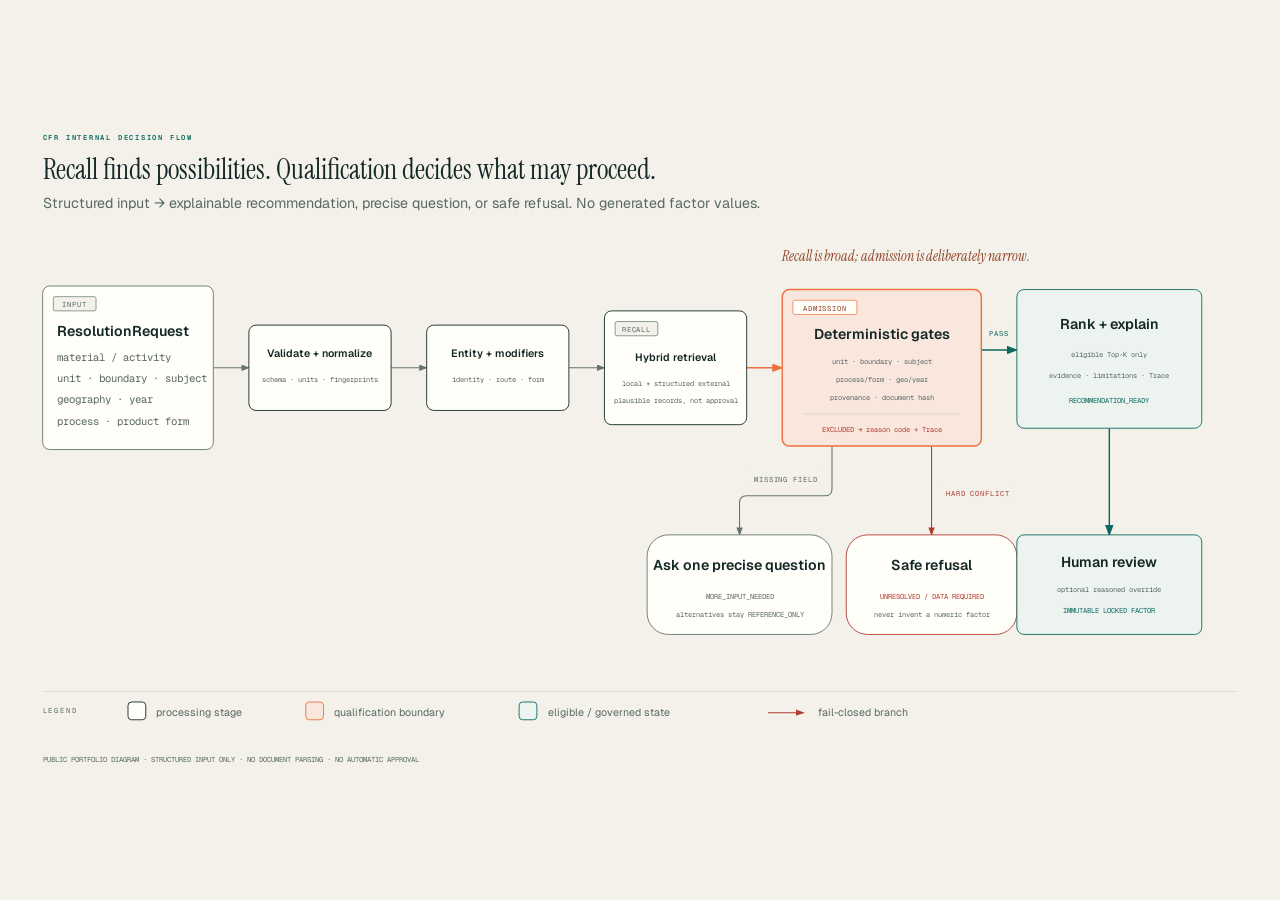
<file: docs/assets/cfr-resolution-architecture.html>
<!doctype html>
<html lang="en">
<head>
  <meta charset="utf-8">
  <meta name="viewport" content="width=device-width, initial-scale=1">
  <title>CarbonFactorResolver internal decision flow</title>
  <link href="https://fonts.googleapis.com/css2?family=Instrument+Serif:ital@0;1&amp;family=Geist:wght@400;500;600&amp;family=Geist+Mono:wght@400;500;600&amp;display=swap" rel="stylesheet">
  <style>
    *, *::before, *::after { box-sizing: border-box; }
    html, body { margin: 0; background: #f3f1e9; }
    body { display: grid; min-height: 100vh; place-items: center; overflow-x: auto; }
    svg { display: block; width: min(100%, 1440px); height: auto; }
    @media (max-width: 720px) {
      body { min-height: auto; place-items: start; }
      svg { width: 960px; max-width: none; }
    }
  </style>
</head>
<body>
<svg viewBox="0 0 1440 800" xmlns="http://www.w3.org/2000/svg" role="img" aria-labelledby="cfr-internal-flow-title cfr-internal-flow-desc">
  <title id="cfr-internal-flow-title">CarbonFactorResolver internal decision flow</title>
  <desc id="cfr-internal-flow-desc">A structured request is validated, resolved and retrieved before deterministic admission gates separate eligible candidates from missing-input and safe-refusal outcomes, with excluded candidates explained in Trace and reviewed factors locked immutably.</desc>
  <defs>
    <marker id="arrow" markerWidth="8" markerHeight="6" refX="7" refY="3" orient="auto"><polygon points="0 0, 8 3, 0 6" fill="#657471"/></marker>
    <marker id="arrow-accent" markerWidth="8" markerHeight="6" refX="7" refY="3" orient="auto"><polygon points="0 0, 8 3, 0 6" fill="#ed713a"/></marker>
    <marker id="arrow-link" markerWidth="8" markerHeight="6" refX="7" refY="3" orient="auto"><polygon points="0 0, 8 3, 0 6" fill="#0b695f"/></marker>
    <marker id="arrow-danger" markerWidth="8" markerHeight="6" refX="7" refY="3" orient="auto"><polygon points="0 0, 8 3, 0 6" fill="#b23b31"/></marker>
  </defs>

  <rect width="1440" height="800" fill="#f3f1e9"/>
  <text x="48" y="52" fill="#0b695f" font-size="8" font-weight="600" font-family="'Geist Mono', monospace" letter-spacing="2">CFR INTERNAL DECISION FLOW</text>
  <text x="48" y="96" fill="#132826" font-size="32" font-weight="400" font-family="'Instrument Serif', serif">Recall finds possibilities. Qualification decides what may proceed.</text>
  <text x="48" y="128" fill="#596865" font-size="16" font-family="'Geist', sans-serif">Structured input → explainable recommendation, precise question, or safe refusal. No generated factor values.</text>

  <!-- Connectors are drawn before nodes. -->
  <line x1="240" y1="308" x2="280" y2="308" stroke="#657471" stroke-width="1.2" marker-end="url(#arrow)"/>
  <line x1="440" y1="308" x2="480" y2="308" stroke="#657471" stroke-width="1.2" marker-end="url(#arrow)"/>
  <line x1="640" y1="308" x2="680" y2="308" stroke="#657471" stroke-width="1.2" marker-end="url(#arrow)"/>
  <line x1="840" y1="308" x2="880" y2="308" stroke="#ed713a" stroke-width="1.6" marker-end="url(#arrow-accent)"/>
  <line x1="1104" y1="288" x2="1144" y2="288" stroke="#0b695f" stroke-width="1.6" marker-end="url(#arrow-link)"/>
  <line x1="1248" y1="376" x2="1248" y2="496" stroke="#0b695f" stroke-width="1.6" marker-end="url(#arrow-link)"/>
  <path d="M 936 396 V 444 Q 936 452 928 452 H 840 Q 832 452 832 460 V 496" fill="none" stroke="#657471" stroke-width="1.2" marker-end="url(#arrow)"/>
  <path d="M 1048 396 V 496" fill="none" stroke="#b23b31" stroke-width="1.2" marker-end="url(#arrow-danger)"/>

  <!-- Connector labels with clear masks. -->
  <rect x="1108" y="260" width="32" height="16" rx="2" fill="#f3f1e9"/>
  <text x="1124" y="272" fill="#0b695f" font-size="8" font-family="'Geist Mono', monospace" text-anchor="middle" letter-spacing="1">PASS</text>
  <rect x="844" y="424" width="80" height="16" rx="2" fill="#f3f1e9"/>
  <text x="884" y="436" fill="#596865" font-size="8" font-family="'Geist Mono', monospace" text-anchor="middle" letter-spacing="1">MISSING FIELD</text>
  <rect x="1060" y="440" width="80" height="16" rx="2" fill="#f3f1e9"/>
  <text x="1100" y="452" fill="#b23b31" font-size="8" font-family="'Geist Mono', monospace" text-anchor="middle" letter-spacing="1">HARD CONFLICT</text>

  <rect x="48" y="216" width="192" height="184" rx="8" fill="#fffef9" stroke="#657471"/>
  <rect x="60" y="228" width="48" height="16" rx="2" fill="#f3f1e9" stroke="#657471" stroke-width="0.8"/>
  <text x="84" y="240" fill="#596865" font-size="8" font-family="'Geist Mono', monospace" text-anchor="middle" letter-spacing="1">INPUT</text>
  <text x="64" y="272" fill="#132826" font-size="16" font-weight="600" font-family="'Geist', sans-serif">ResolutionRequest</text>
  <text x="64" y="300" fill="#596865" font-size="12" font-family="'Geist Mono', monospace">material / activity</text>
  <text x="64" y="324" fill="#596865" font-size="12" font-family="'Geist Mono', monospace">unit · boundary · subject</text>
  <text x="64" y="348" fill="#596865" font-size="12" font-family="'Geist Mono', monospace">geography · year</text>
  <text x="64" y="372" fill="#596865" font-size="12" font-family="'Geist Mono', monospace">process · product form</text>

  <rect x="280" y="260" width="160" height="96" rx="8" fill="#fffef9" stroke="#132826"/>
  <text x="360" y="296" fill="#132826" font-size="12" font-weight="600" font-family="'Geist', sans-serif" text-anchor="middle">Validate + normalize</text>
  <text x="360" y="324" fill="#596865" font-size="8" font-family="'Geist Mono', monospace" text-anchor="middle">schema · units · fingerprints</text>

  <rect x="480" y="260" width="160" height="96" rx="8" fill="#fffef9" stroke="#132826"/>
  <text x="560" y="296" fill="#132826" font-size="12" font-weight="600" font-family="'Geist', sans-serif" text-anchor="middle">Entity + modifiers</text>
  <text x="560" y="324" fill="#596865" font-size="8" font-family="'Geist Mono', monospace" text-anchor="middle">identity · route · form</text>

  <rect x="680" y="244" width="160" height="128" rx="8" fill="#fffef9" stroke="#132826"/>
  <rect x="692" y="256" width="48" height="16" rx="2" fill="#f3f1e9" stroke="#657471" stroke-width="0.8"/>
  <text x="716" y="268" fill="#596865" font-size="8" font-family="'Geist Mono', monospace" text-anchor="middle" letter-spacing="1">RECALL</text>
  <text x="760" y="300" fill="#132826" font-size="12" font-weight="600" font-family="'Geist', sans-serif" text-anchor="middle">Hybrid retrieval</text>
  <text x="760" y="328" fill="#596865" font-size="8" font-family="'Geist Mono', monospace" text-anchor="middle">local + structured external</text>
  <text x="760" y="348" fill="#596865" font-size="8" font-family="'Geist Mono', monospace" text-anchor="middle">plausible records, not approval</text>

  <rect x="880" y="220" width="224" height="176" rx="8" fill="#f9e7de" stroke="#ed713a" stroke-width="1.6"/>
  <rect x="892" y="232" width="72" height="16" rx="2" fill="#fffef9" stroke="#ed713a" stroke-width="0.8"/>
  <text x="928" y="244" fill="#8f3f25" font-size="8" font-family="'Geist Mono', monospace" text-anchor="middle" letter-spacing="1">ADMISSION</text>
  <text x="992" y="276" fill="#132826" font-size="16" font-weight="600" font-family="'Geist', sans-serif" text-anchor="middle">Deterministic gates</text>
  <text x="992" y="304" fill="#596865" font-size="8" font-family="'Geist Mono', monospace" text-anchor="middle">unit · boundary · subject</text>
  <text x="992" y="324" fill="#596865" font-size="8" font-family="'Geist Mono', monospace" text-anchor="middle">process/form · geo/year</text>
  <text x="992" y="344" fill="#596865" font-size="8" font-family="'Geist Mono', monospace" text-anchor="middle">provenance · document hash</text>
  <line x1="904" y1="360" x2="1080" y2="360" stroke="#d8d6ca"/>
  <text x="992" y="380" fill="#b23b31" font-size="8" font-family="'Geist Mono', monospace" text-anchor="middle">EXCLUDED → reason code + Trace</text>

  <rect x="1144" y="220" width="208" height="156" rx="8" fill="#edf4ef" stroke="#0b695f"/>
  <text x="1248" y="264" fill="#132826" font-size="16" font-weight="600" font-family="'Geist', sans-serif" text-anchor="middle">Rank + explain</text>
  <text x="1248" y="296" fill="#596865" font-size="8" font-family="'Geist Mono', monospace" text-anchor="middle">eligible Top-K only</text>
  <text x="1248" y="320" fill="#596865" font-size="8" font-family="'Geist Mono', monospace" text-anchor="middle">evidence · limitations · Trace</text>
  <text x="1248" y="348" fill="#0b695f" font-size="8" font-family="'Geist Mono', monospace" text-anchor="middle">RECOMMENDATION_READY</text>

  <rect x="728" y="496" width="208" height="112" rx="24" fill="#fffef9" stroke="#657471"/>
  <text x="832" y="536" fill="#132826" font-size="16" font-weight="600" font-family="'Geist', sans-serif" text-anchor="middle">Ask one precise question</text>
  <text x="832" y="568" fill="#596865" font-size="8" font-family="'Geist Mono', monospace" text-anchor="middle">MORE_INPUT_NEEDED</text>
  <text x="832" y="588" fill="#596865" font-size="8" font-family="'Geist Mono', monospace" text-anchor="middle">alternatives stay REFERENCE_ONLY</text>

  <rect x="952" y="496" width="192" height="112" rx="24" fill="#fffef9" stroke="#b23b31"/>
  <text x="1048" y="536" fill="#132826" font-size="16" font-weight="600" font-family="'Geist', sans-serif" text-anchor="middle">Safe refusal</text>
  <text x="1048" y="568" fill="#b23b31" font-size="8" font-family="'Geist Mono', monospace" text-anchor="middle">UNRESOLVED / DATA REQUIRED</text>
  <text x="1048" y="588" fill="#596865" font-size="8" font-family="'Geist Mono', monospace" text-anchor="middle">never invent a numeric factor</text>

  <rect x="1144" y="496" width="208" height="112" rx="8" fill="#edf4ef" stroke="#0b695f"/>
  <text x="1248" y="532" fill="#132826" font-size="16" font-weight="600" font-family="'Geist', sans-serif" text-anchor="middle">Human review</text>
  <text x="1248" y="560" fill="#596865" font-size="8" font-family="'Geist Mono', monospace" text-anchor="middle">optional reasoned override</text>
  <text x="1248" y="584" fill="#0b695f" font-size="8" font-family="'Geist Mono', monospace" text-anchor="middle">IMMUTABLE LOCKED FACTOR</text>

  <text x="880" y="188" fill="#8f3f25" font-size="16" font-family="'Instrument Serif', serif" font-style="italic">Recall is broad; admission is deliberately narrow.</text>

  <line x1="48" y1="672" x2="1392" y2="672" stroke="#d8d6ca" stroke-width="0.8"/>
  <text x="48" y="696" fill="#596865" font-size="8" font-family="'Geist Mono', monospace" letter-spacing="2">LEGEND</text>
  <rect x="144" y="684" width="20" height="20" rx="4" fill="#fffef9" stroke="#132826"/>
  <text x="176" y="700" fill="#596865" font-size="12" font-family="'Geist', sans-serif">processing stage</text>
  <rect x="344" y="684" width="20" height="20" rx="4" fill="#f9e7de" stroke="#ed713a"/>
  <text x="376" y="700" fill="#596865" font-size="12" font-family="'Geist', sans-serif">qualification boundary</text>
  <rect x="584" y="684" width="20" height="20" rx="4" fill="#edf4ef" stroke="#0b695f"/>
  <text x="616" y="700" fill="#596865" font-size="12" font-family="'Geist', sans-serif">eligible / governed state</text>
  <line x1="864" y1="696" x2="904" y2="696" stroke="#b23b31" stroke-width="1.2" marker-end="url(#arrow-danger)"/>
  <text x="920" y="700" fill="#596865" font-size="12" font-family="'Geist', sans-serif">fail-closed branch</text>
  <text x="48" y="752" fill="#596865" font-size="8" font-family="'Geist Mono', monospace">PUBLIC PORTFOLIO DIAGRAM · STRUCTURED INPUT ONLY · NO DOCUMENT PARSING · NO AUTOMATIC APPROVAL</text>
</svg>
</body>
</html>
</file>
